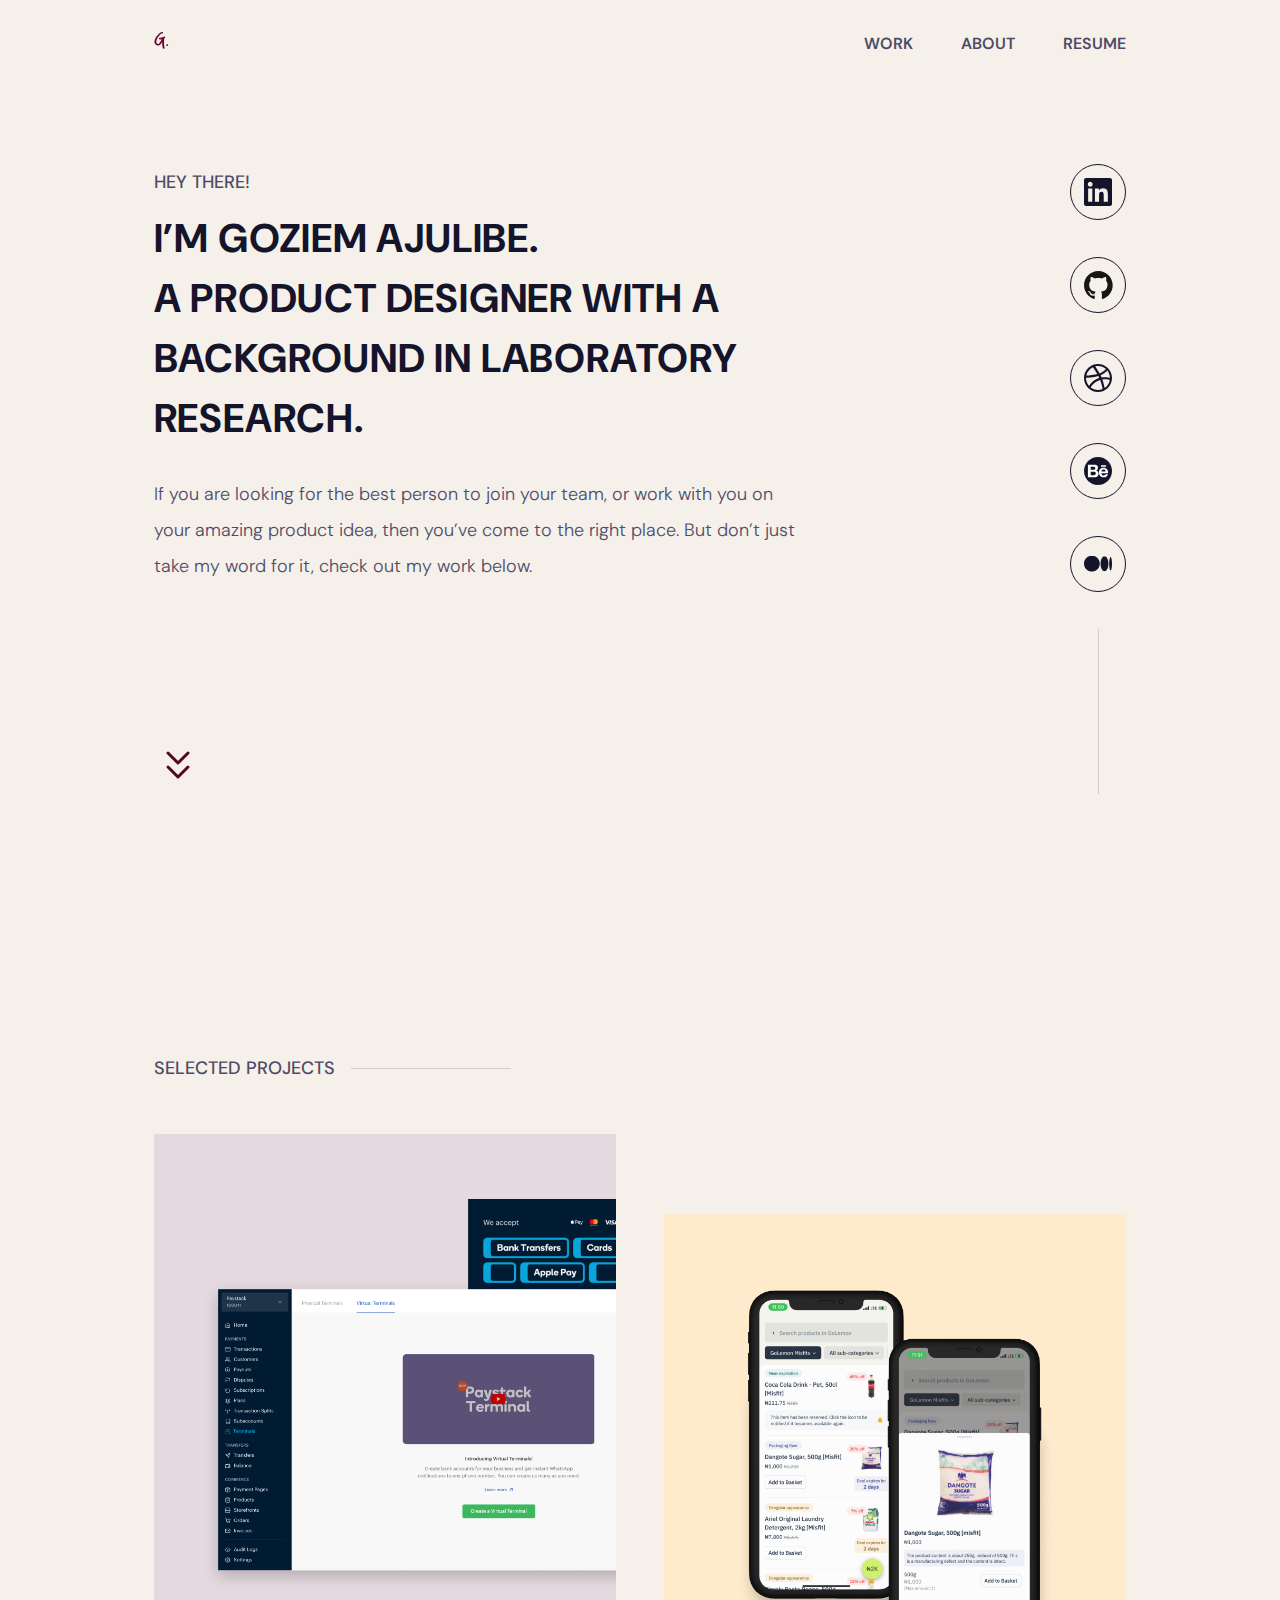
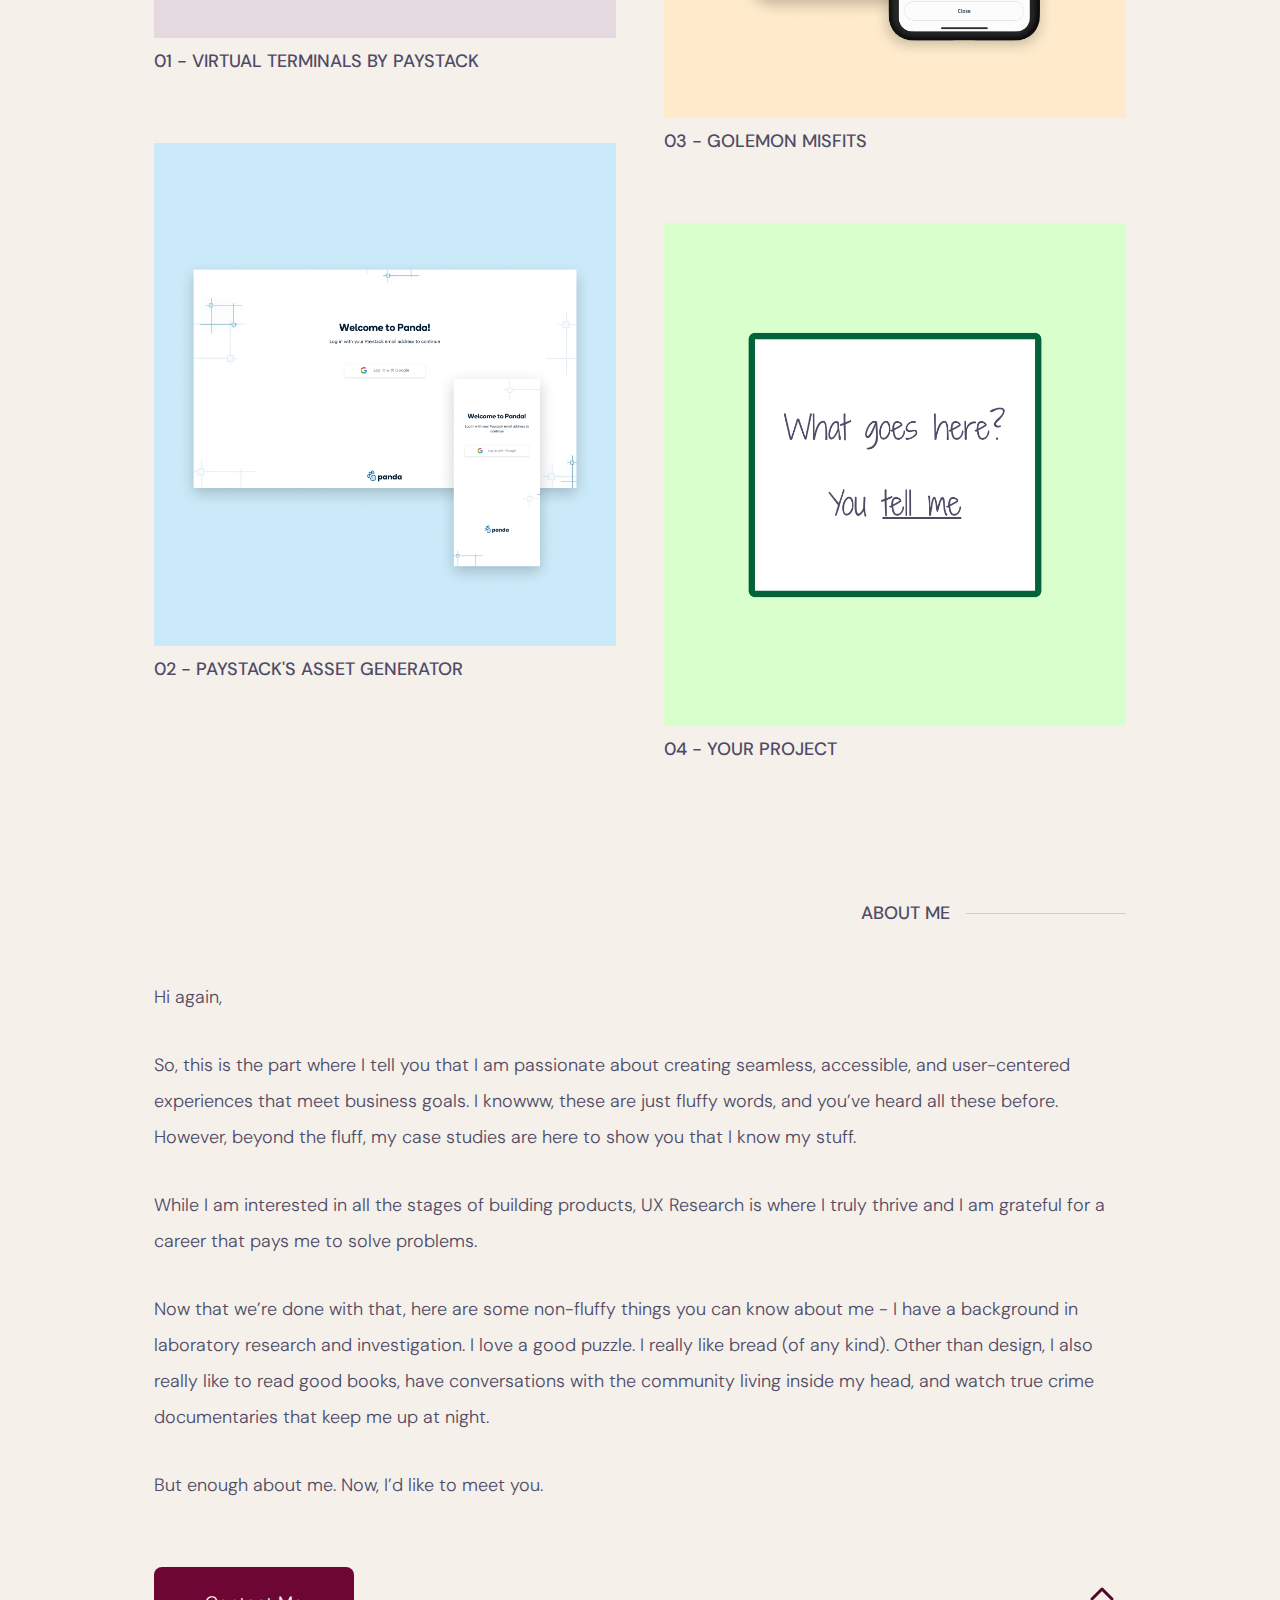
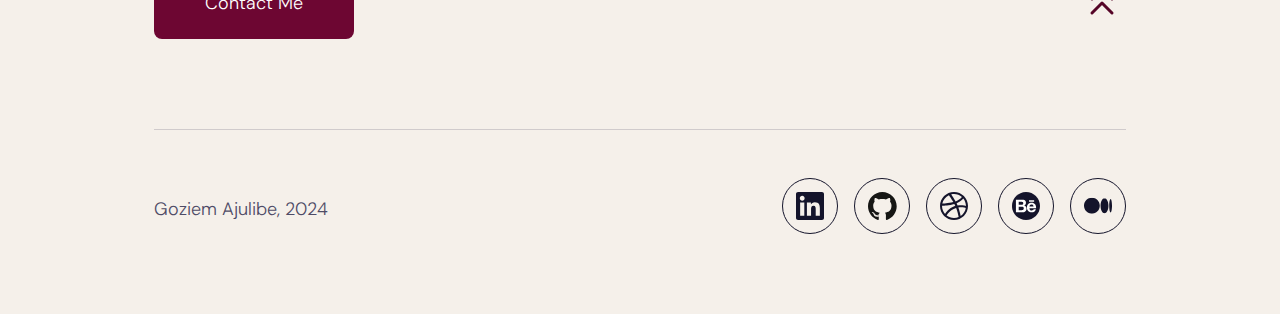
<file: index.html>
<!DOCTYPE html>
<html lang="en">
<head>
    <meta charset="UTF-8">
    <meta name="viewport" content="width=device-width, initial-scale=1.0">
    <title>Goziem Ajulibe</title>
    <link href="./styles.css" rel="stylesheet" />
    <link rel="preconnect" href="https://fonts.googleapis.com">
    <link rel="preconnect" href="https://fonts.gstatic.com" crossorigin>
    <link href="https://fonts.googleapis.com/css2?family=DM+Sans:ital,opsz,wght@0,9..40,100..1000;1,9..40,100..1000&display=swap" rel="stylesheet">
    <link rel="icon" type="image/x-icon" href="./image assets/favicon.png">
</head>
<body>


    <header id="header">
            <div>
                <a href="#hero"><img src="./Icons/Goziem's logo.svg" alt="designer's logo"></a>
            </div>
            <div class="nav-content">
                <a href="#selected-projects">WORK</a>
                <a href="#about-me">ABOUT</a>
                <a href="https://drive.google.com/file/d/1qkob77cbAsFxpKxxHpUbwRFPape8MqwO/view?usp=sharing">RESUME</a>
            </div>
            <div class="hamburger-menu">
                <img src="./Icons/hamburger menu.svg" alt="hamburger-menu" width="32px">
            </div>
        </header>

    <main>
        
        <section id="hero">

            <div class="hero-content">
                <div class="hero-left">
                    <div class="hero-text">
                        <p class="label">HEY THERE!</p>
                        <div class="main-text">
                            <h1>I’M GOZIEM AJULIBE.</h1>
                            <h2>A PRODUCT DESIGNER WITH A BACKGROUND IN LABORATORY RESEARCH.</h2>
                        </div>
                        <p>If you are looking for the best person to join your team, or work with you on your amazing product idea, then you’ve come to the right place. But don’t just take my word for it, check out my work below.</p>
                    </div>
                    <a href="#selected-projects"><img src="./Icons/chevrons-down.svg" alt="arrow pointing down" width="48px" class="chevron"/></a>
                </div>  

                <div class="hero-right">
                    <div class="hero-icons">
                        <a href="https://www.linkedin.com/in/goziem-ajulibe" class="icon"><img src="./Icons/linkedin.svg" alt="linkedin logo" ></a>
                        <a href="https://github.com/GoziemAjulibe" class="icon"><img src="./Icons/github.svg" alt="github logo" ></a>
                        <a href="https://dribbble.com/Goziem" class="icon"><img src="./Icons/dribbble.svg" alt="dribbble logo" ></a>
                        <a href="https://www.behance.net/goziem" class="icon"><img src="./Icons/behance.svg" alt="behance logo" ></a>
                        <a href="https://medium.com/@goziemajulibe" class="icon"><img src="./Icons/medium.svg" alt="medium logo" ></a>
                    </div>
                    <div class="straight-line"> </div>
                    <div class="chevron"><a href="#selected-projects"><img src="./Icons/chevrons-down.svg" alt="arrow pointing down" width="48px" ></a></div>
                </div> 
            </div>    
        </section>

        <section id="selected-projects">
            <div id="section-title">
                <p class="label">SELECTED PROJECTS</p>
                <div class="horizontal-line"></div>
            </div>

            <div class="project-group">
                <div class="section-left">
                    <div class="projects">
                        <a href="./Virtual-terminals.html">
                            <img src="./image assets/VT/VT - Final.png" alt="Virtual terminal project cover" class="project-image">
                            <p class="label">01 - VIRTUAL TERMINALS BY PAYSTACK</p>
                        </a>
                       

                        <a href="./Virtual-terminals.html">
                            <div class="project-hover">
                                <h1 class="hover-h1">Virtual Terminals</h1>
                                <h4 class="hover-h4">Enhancing the in-person payment experience</h4>
                                <div class="divider"></div>
                                <p class="hover-p">Design. Usability Testing.</p>
                            </div>
                        </a>
                    </div>


                    <div class="projects">
                        <a href="./Panda.html">
                            <img src=".//image assets/Panda/Panda final.png" alt="Panda project cover" class="project-image">
                            <p class="label">02 - PAYSTACK'S ASSET GENERATOR</p>
                        </a>

                        <a href="./Panda.html">
                            <div class="project-hover">
                                <h1 class="hover-h1">Panda</h1>
                                <h4 class="hover-h4">Designing "Canva for Paystack"</h4>
                                <div class="divider"></div>
                                <p class="hover-p">UX Research. Design.</p>
                            </div>
                        </a>
                    </div>
                </div>

                <div class="section-right">
                    <div class="projects">
                        <a href="./misfits.html">
                            <img src="./image assets/GoLemon/GoLemon main.png" alt="GoLemon Misfits project cover" class="project-image">
                            <p class="label">03 - GOLEMON MISFITS</p>
                        </a>
                        
                        <a href="./misfits.html">
                            <div class="project-hover">
                                <h1 class="hover-h1">GoLemon Misfits</h1>
                                <h4 class="hover-h4">Reducing food waste and business loss</h4>
                                <div class="divider"></div>
                                <p class="hover-p">Design. Strategy.</p>
                            </div>
                        </a>

                    </div>


                    <div class="projects">
                        <a href="mailto:goziemajulibe@gmail.com">
                            <img src="./image assets/Yours final.png" alt="A green image showing" class="project-image">
                            <p class="label">04 - YOUR PROJECT</p>
                        </a>

                        <a href="mailto:goziemajulibe@gmail.com">
                            <div class="project-hover centered">
                                <a href="mailto:goziemajulibe@gmail.com"><button>Contact Me</button></a>
                            </div>
                        </a>

                    </div>
                </div>
            </div>    
        </section>

        <section id="about-me">
            <div id="section-title2">
                <p class="label">ABOUT ME</p>
                <div class="horizontal-line"></div>
            </div>

            <div id="section-content">
                <div class="section-text">
                    <p>Hi again,</p>
                    <p>So, this is the part where I tell you that I am passionate about creating seamless, accessible, and user-centered experiences that meet business goals. I knowww, these are just fluffy words, and you’ve heard all these before. However, beyond the fluff, my case studies are here to show you that I know my stuff.</p>
                    <p>While I am interested in all the stages of building products, UX Research is where I truly thrive and I am grateful for a career that pays me to solve problems.</p>
                    <p>Now that we’re done with that, here are some non-fluffy things you can know about me - I have a background in laboratory research and investigation. I love a good puzzle. I really like bread (of any kind). Other than design, I also really like to read good books, have conversations with the community living inside my head, and watch true crime documentaries that keep me up at night.</p>
                    <p>But enough about me. Now, I’d like to meet you.</p>
                </div>

                <div class="CTAs">
                    <a href="mailto:goziemajulibe@gmail.com"><button>Contact Me</button></a>
                    <a class="hide" href="#hero"><img src="./Icons/chevrons-up.svg" alt="chevron up" width="48px"></a>
                </div>    
            </div>    
        </section>

        <div class="guide-container closed">
            <div class="guide-heading">
              <p class="CTA-text2">Menu</p>
              <img class="close-icon" src="./Icons/x.svg">
            </div>
            <div class="content-guide">
                <a href="#selected-projects"><div class="guide-item"><p>Work</p></div></a>
                <a href="#about-me"><div class="guide-item"><p>About</p></div></a>
                <a href="https://drive.google.com/file/d/1qkob77cbAsFxpKxxHpUbwRFPape8MqwO/view?usp=sharing"><div class="guide-item"><p>Resume</p></div></a>
            </div>
          </div>

    </main>

    <footer>
        <div id="footer-content">
            <p>Goziem Ajulibe, 2024</p>
            <div id="footer-icons">
                <a href="https://www.linkedin.com/in/goziem-ajulibe" class="icon"><img src="./Icons/linkedin.svg" alt="linkedin logo" ></a>
                <a href="https://github.com/GoziemAjulibe" class="icon"><img src="./Icons/github.svg" alt="github logo" ></a>
                <a href="https://dribbble.com/Goziem" class="icon"><img src="./Icons/dribbble.svg" alt="dribbble logo" ></a>
                <a href="https://www.behance.net/goziem" class="icon"><img src="./Icons/behance.svg" alt="behance logo" ></a>
                <a href="https://medium.com/@goziemajulibe" class="icon"><img src="./Icons/medium.svg" alt="medium logo" ></a>
            </div>
        </div>
    </footer>

    <script src="./index.js"></script>
</body>
</html>
</file>
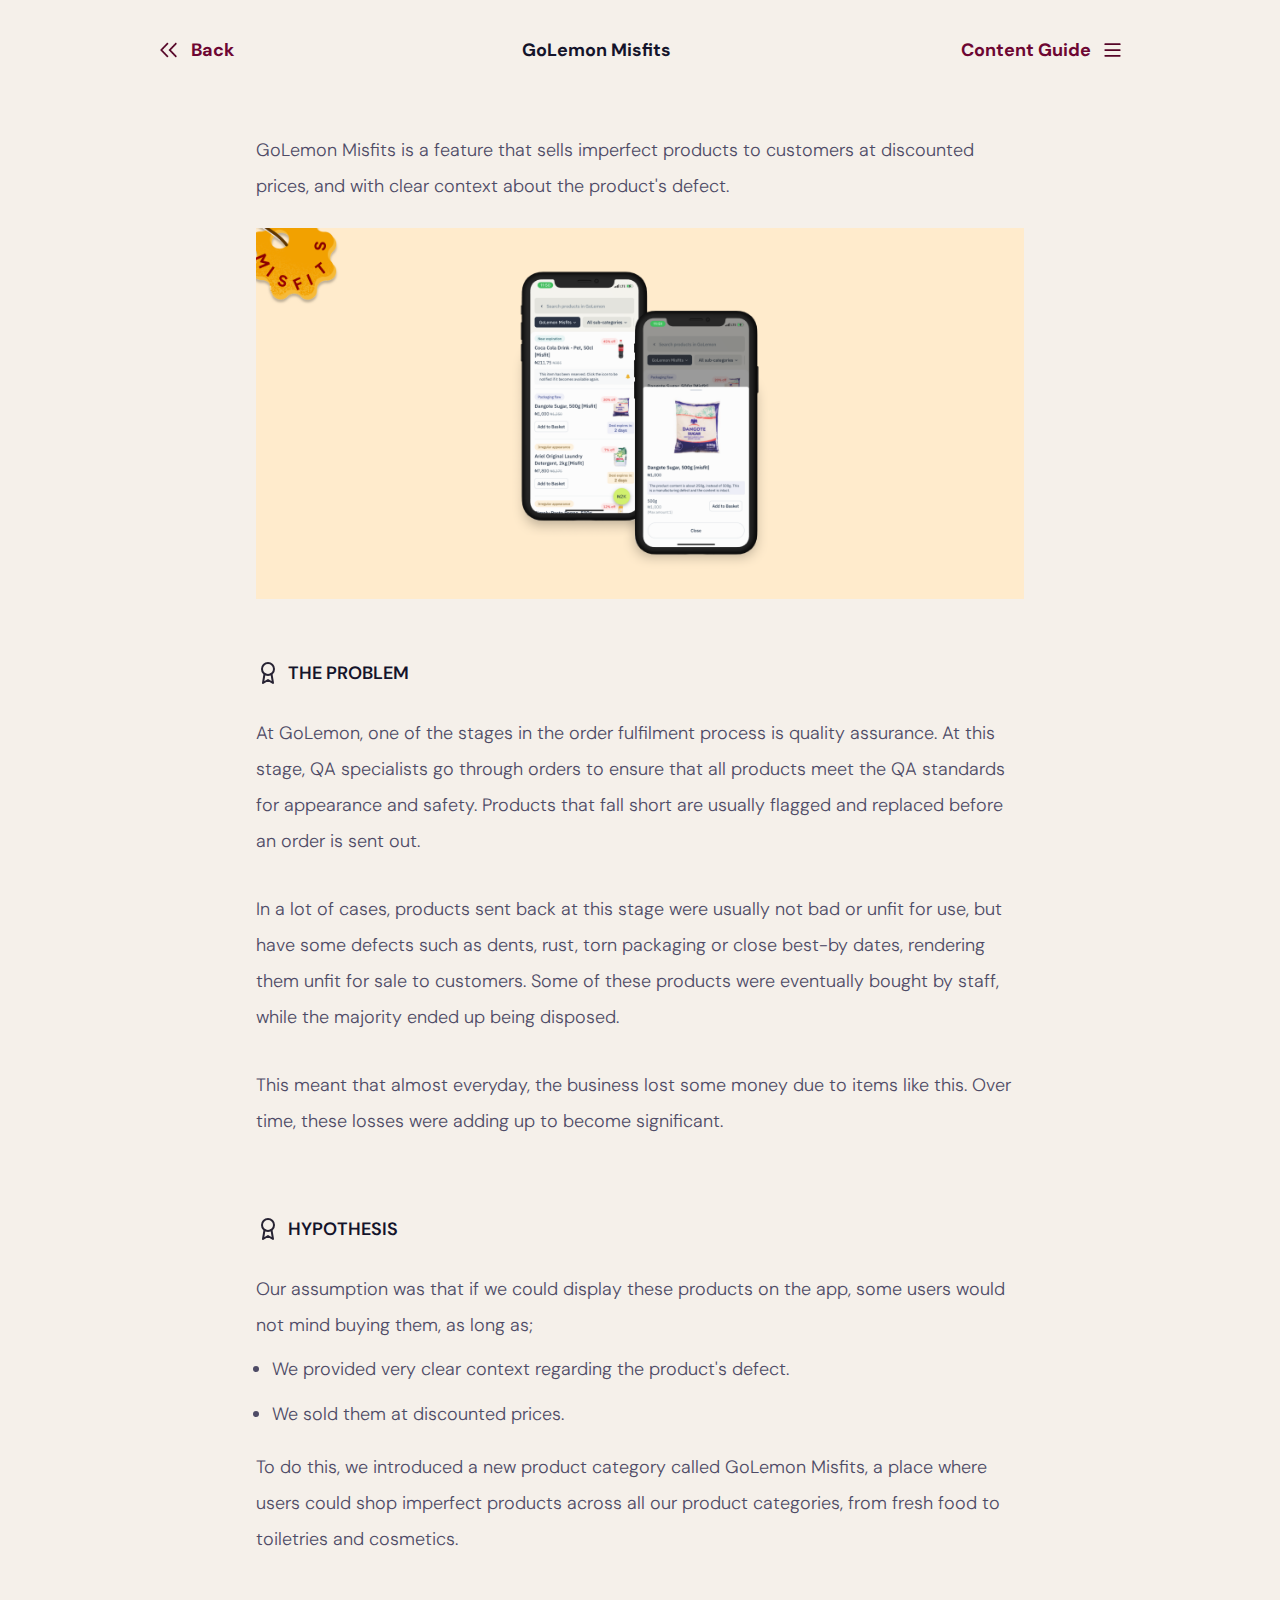
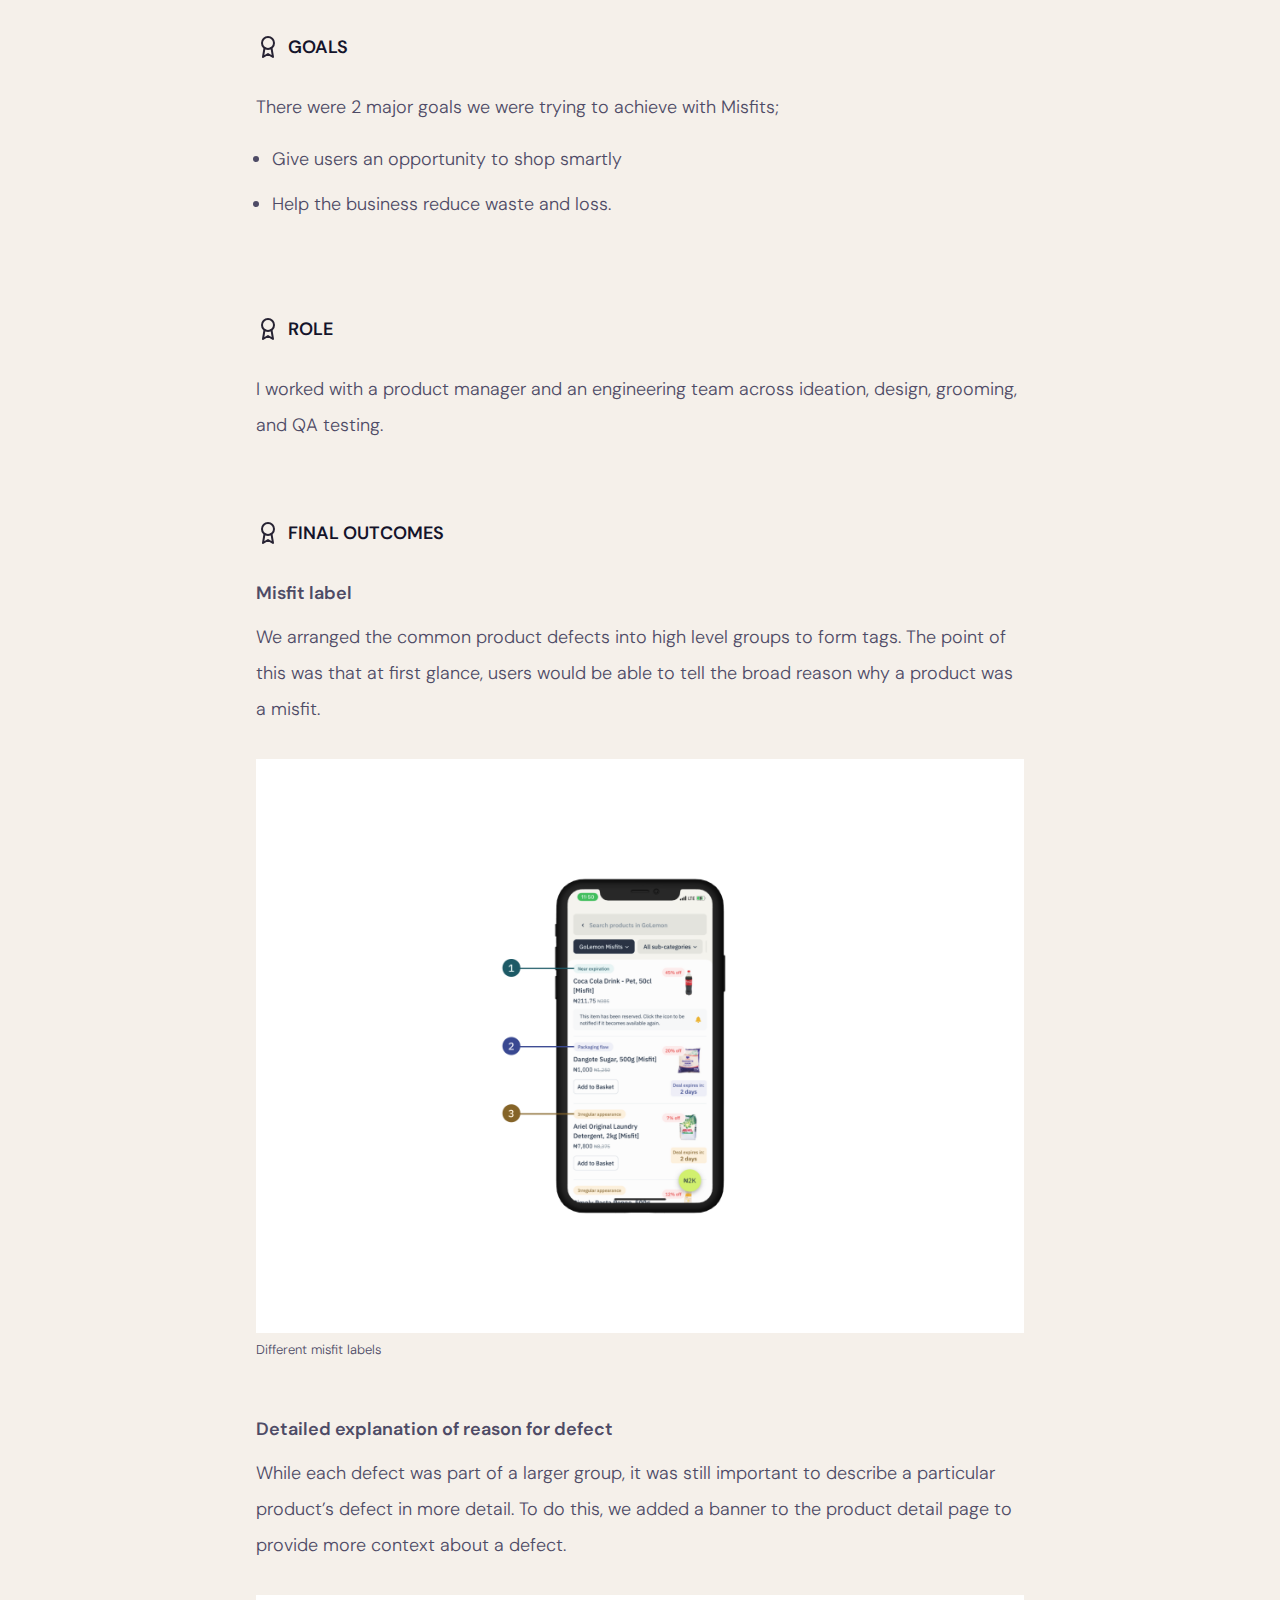
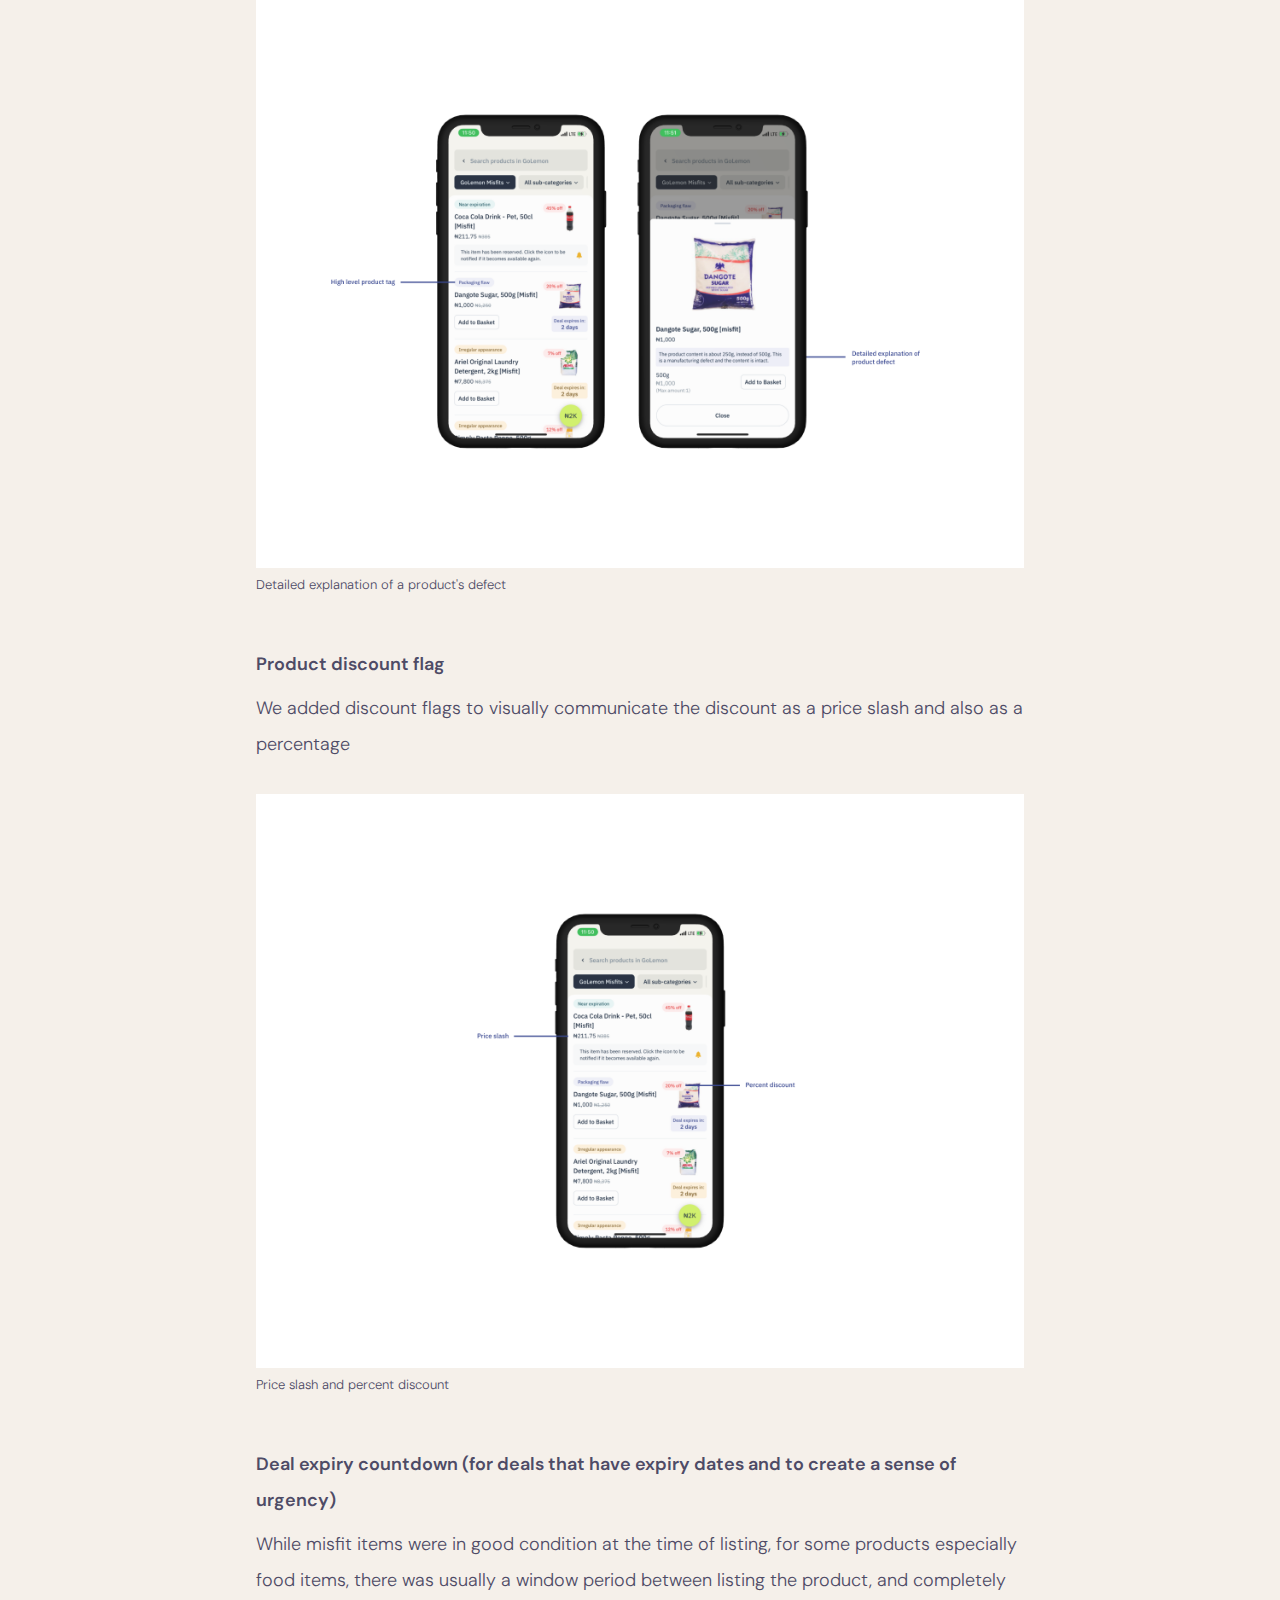
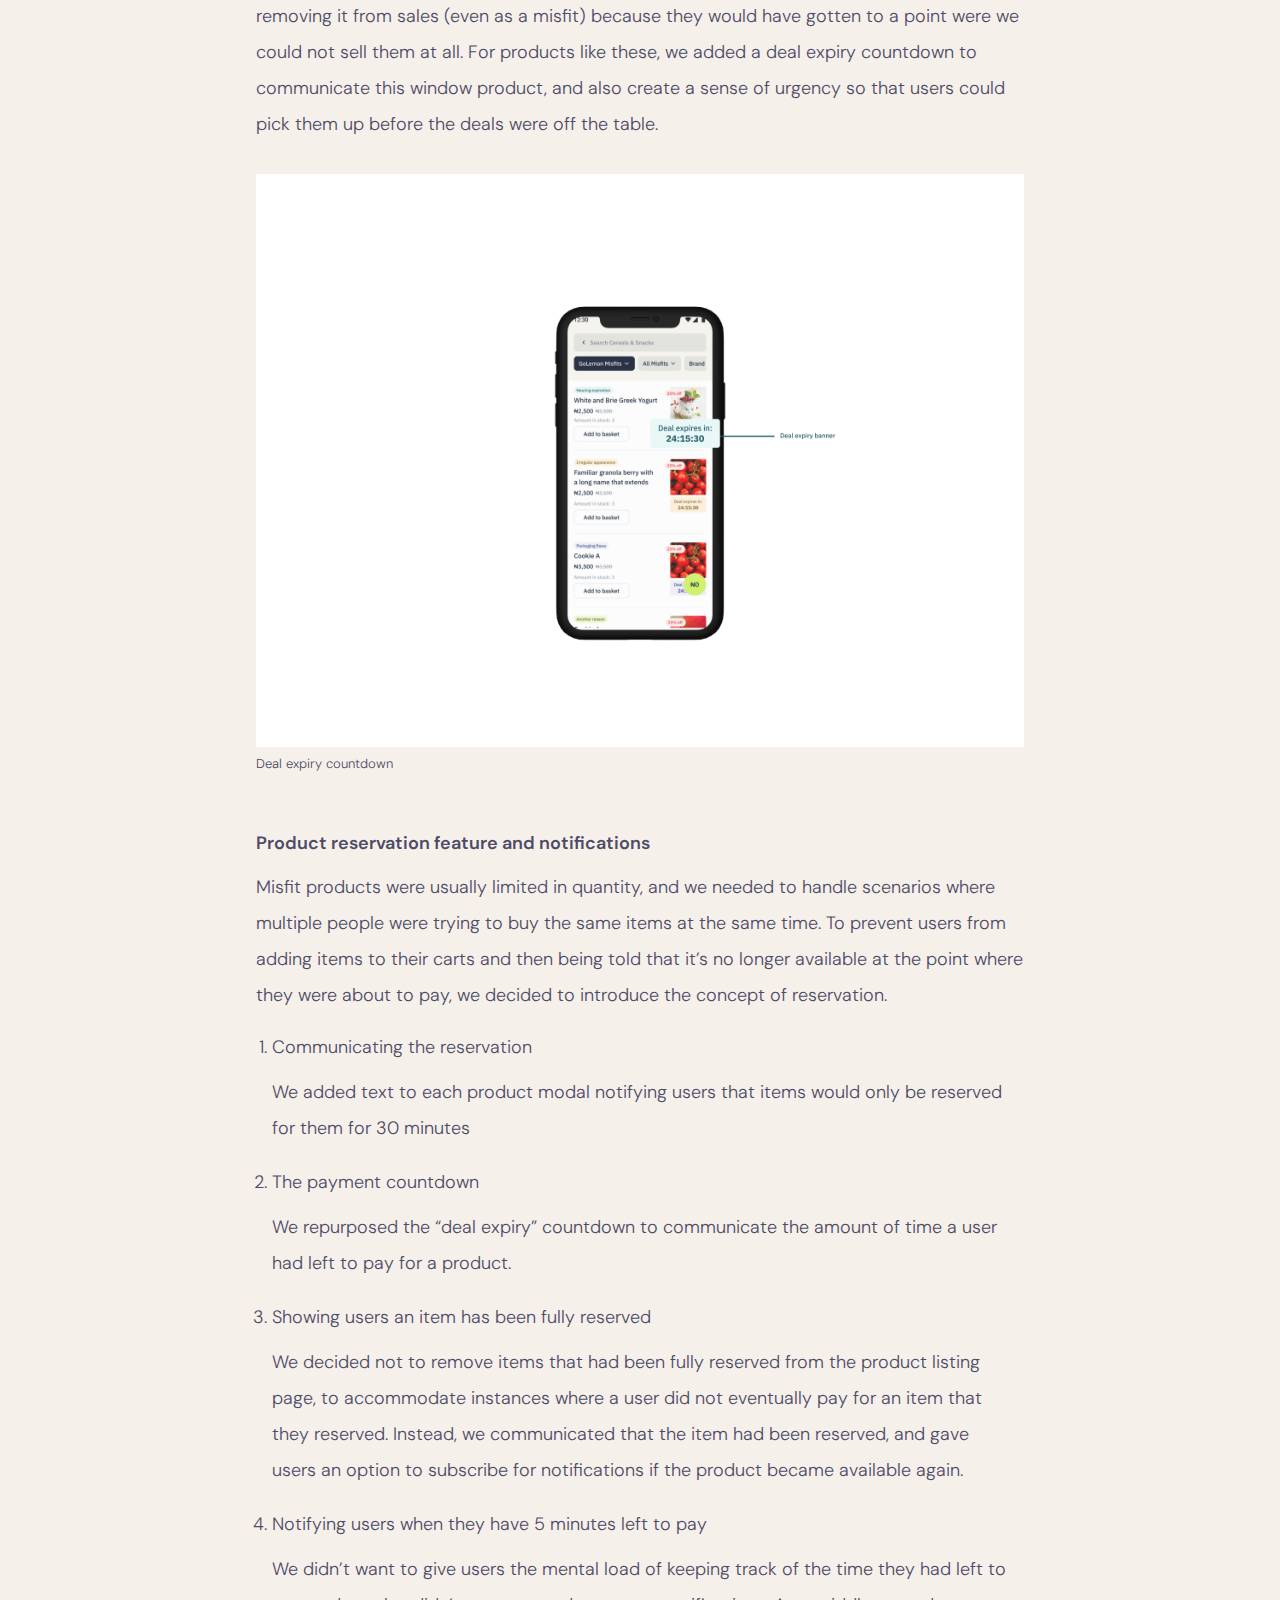
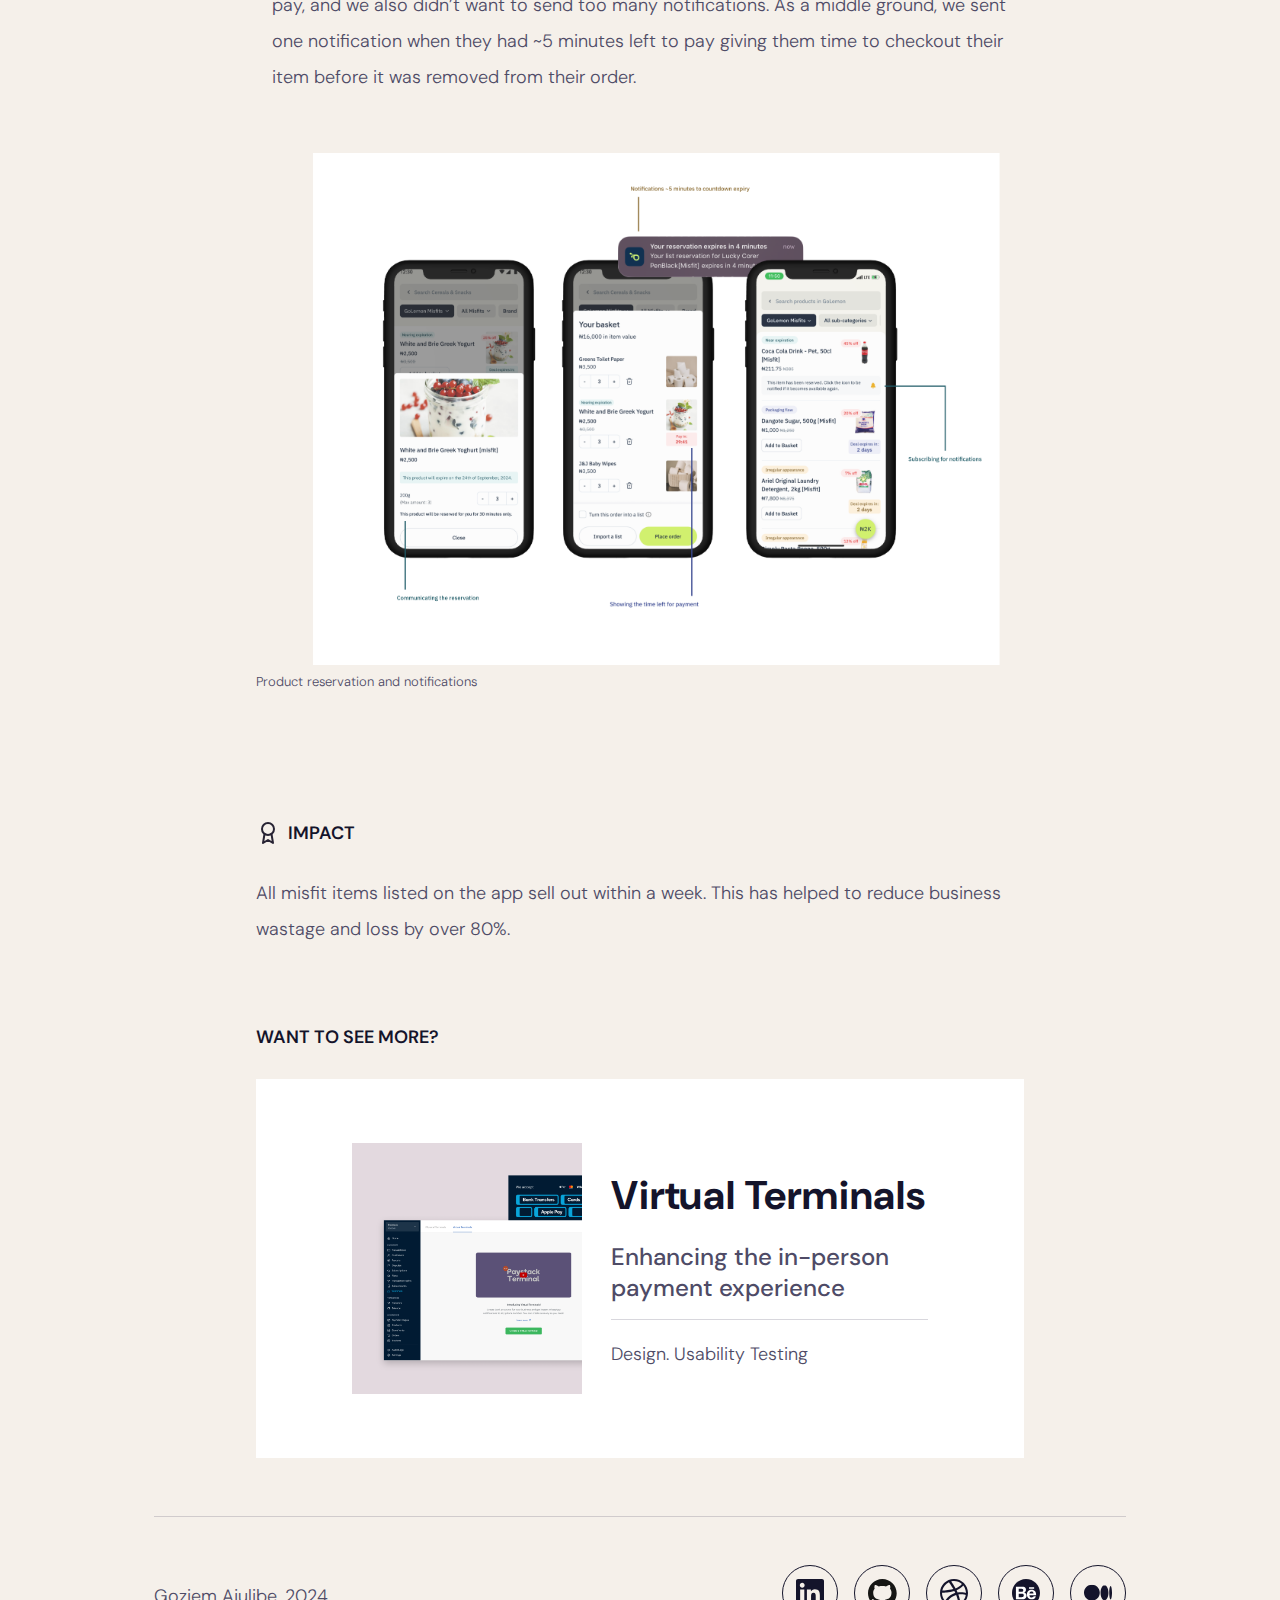
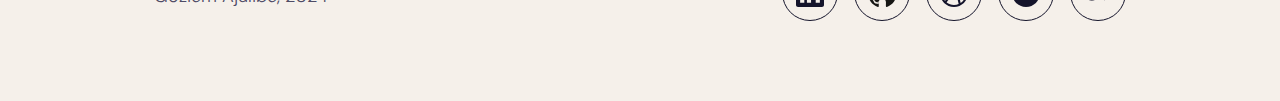
<file: misfits.html>
<!DOCTYPE html>

<html lang="en">

    <head>
    <meta charset="UTF-8">
    <meta name="viewport" content="width=device-width, initial-scale=1.0">
    <title>GoLemon Misfits</title>
    <link href="./styles.css" rel="stylesheet"/>
    <link rel="preconnect" href="https://fonts.googleapis.com">
        <link rel="preconnect" href="https://fonts.gstatic.com" crossorigin>
        <link href="https://fonts.googleapis.com/css2?family=DM+Sans:ital,opsz,wght@0,9..40,100..1000;1,9..40,100..1000&display=swap" rel="stylesheet">
    <link rel="icon" type="image/x-icon" href="./image assets/favicon.png">
    </head>


    <body class="body-normal">

        <div class="page-nav">
            <a href="./index.html">
                <div class="back">
                  <img src="./Icons/chevron-left.png" alt="back arrow" width="30%">
                  <p class="CTA-text">Back</p>
                </div>
            </a>

            <p class="page-heading">GoLemon Misfits</p>

            <div class="guide">
                <p class="CTA-text">Content Guide</p>
                <img src="./Icons/hamburger menu.svg" alt="hamburger-menu" width="15%">
            </div>
        </div>


        <main class="case-studies">

            <div class="introduction">
                <p>GoLemon Misfits is a feature that sells imperfect products to customers at discounted prices, and with clear context about the product's defect.</p>
          
                <img src="./image assets/GoLemon/Misfits header.png" alt="an image showing the misfits section on the GoLemon app" width="100%"/>
            </div>

            <div class="section-heading">
                <img src="./Icons/section icon.svg" alt="section icon">
                <p class="section-text">THE PROBLEM</p>
            </div>
            
          
            <div class="the-problem" id="GM-problem">
                <p>At GoLemon, one of the stages in the order fulfilment process is quality assurance. At this stage, QA specialists go through orders to ensure that all products meet the QA standards for appearance and safety. Products that fall short are usually flagged and replaced before an order is sent out.</p>

                <p>In a lot of cases, products sent back at this stage were usually not bad or unfit for use, but have some defects such as dents, rust, torn packaging or close best-by dates, rendering them unfit for sale to customers. Some of these products were eventually bought by staff, while the majority ended up being disposed.</p>

                <p>This meant that almost everyday, the business lost some money due to items like this. Over time, these losses were adding up to become significant.</p>
                
            </div>

            <div class="section-heading">
                <img src="./Icons/section icon.svg" alt="section icon">
                <p class="section-text">HYPOTHESIS</p>
              </div>

            <div class="hypothesis" id="GM-hypothesis">
                <p>Our assumption was that if we could display these products on the app, some users would not mind buying them, as long as; </p>
                <ul>
                    <li>We provided very clear context regarding the product's defect.</li>
                    <li>We sold them at discounted prices.</li>
                </ul>
                <p>To do this, we introduced a new product category called GoLemon Misfits, a place where users could shop imperfect products across all our product categories, from fresh food to toiletries and cosmetics.</p>
            </div>

            <div class="section-heading">
                <img src="./Icons/section icon.svg" alt="section icon">
                <p class="section-text">GOALS</p>
              </div>

            <div class="goals" id="GM-goals">
                <p>There were 2 major goals we were trying to achieve with Misfits;</p>
                <ul>
                    <li>Give users an opportunity to shop smartly</li>
                    <li>Help the business reduce waste and loss.</li>
                </ul>
            </div>
          
            <div class="role" id="GM-role">
                <div class="section-heading">
                    <img src="./Icons/section icon.svg" alt="section icon">
                    <p class="section-text">ROLE</p>
                </div>
                <p>I worked with a product manager and an engineering team across ideation, design, grooming, and QA testing.</p>
            </div>

            
            <div class="final-outcomes" id="GM-outcome">
                <div class="section-heading">
                    <img src="./Icons/section icon.svg" alt="section icon">
                    <p class="section-text">FINAL OUTCOMES</p>
                </div>

                <div class="subsection">
                    <p class="bold">Misfit label</p>
                    <p>We arranged the common product defects into high level groups to form tags. The point of this was that at first glance, users would be able to tell the broad reason why a product was a misfit. </p>
                    <div class="image">
                        <img src="./image assets/GoLemon/Different misfit labels.png" alt="image showing the different misfit labels" width="100%" />
                        <p class="image-label">Different misfit labels</p>
                    </div>
                </div>

                <div class="subsection">
                    <p class="bold">Detailed explanation of reason for defect</p>
                    <p>While each defect was part of a larger group, it was still important to describe a particular product’s defect in more detail. To do this, we added a banner to the product detail page to provide more context about a defect.</p>
                    <div class="image">
                        <img src="./image assets/GoLemon/Detailed explanation of a product’s defect.png" alt="image showing the detailed explanation of a product's defect" width="100%" />
                        <p class="image-label">Detailed explanation of a product's defect</p>
                    </div>
                </div>

                <div class="subsection">
                    <p class="bold">Product discount flag</p>
                    <p>We added discount flags to visually communicate the discount as a price slash and also as a percentage</p>
                    <div class="image">
                        <img src="./image assets/GoLemon/Price slash and percent discount.png" alt="image showing the price slash and percent discount" width="100%" />
                        <p class="image-label">Price slash and percent discount</p>
                    </div>
                </div>

                <div class="subsection">
                    <p class="bold">Deal expiry countdown (for deals that have expiry dates and to create a sense of urgency)</p>
                    <p>While misfit items were in good condition at the time of listing, for some products especially food items, there was usually a window period between listing the product, and completely removing it from sales (even as a misfit) because they would have gotten to a point were we could not sell them at all. For products like these, we added a deal expiry countdown to communicate this window product, and also create a sense of urgency so that users could pick them up before the deals were off the table.</p>
                    <div class="image">
                        <img src="./image assets/GoLemon/Deal expiry banner.png" alt="image showing the deal expiry countdown" width="100%" />
                        <p class="image-label">Deal expiry countdown</p>
                    </div>
                </div>

                <div class="subsection">
                    <p class="bold">Product reservation feature and notifications</p>
                    <p>Misfit products were usually limited in quantity, and we needed to handle scenarios where multiple people were trying to buy the same items at the same time. To prevent users from adding items to their carts and then being told that it’s no longer available at the point where they were about to pay, we decided to introduce the concept of reservation.</p>

                    <ol>
                        <li>Communicating the reservation</li>
                          <p>We added text to each product modal notifying users that items would only be reserved for them for 30 minutes</p>
                        <li>The payment countdown</li>
                            <p>We repurposed the “deal expiry” countdown to communicate the amount of time a user had left to pay for a product.</p>
                        <li>Showing users an item has been fully reserved</li>
                          <p>We decided not to remove items that had been fully reserved from the product listing page, to accommodate instances where a user did not eventually pay for an item that they reserved. Instead, we communicated that the item had been reserved, and gave users an option to subscribe for notifications if the product became available again.</p>
                        <li>Notifying users when they have 5 minutes left to pay</li>
                          <p>We didn’t want to give users the mental load of keeping track of the time they had left to pay, and we also didn’t want to send too many notifications. As a middle ground, we sent one notification when they had ~5 minutes left to pay giving them time to checkout their item before it was removed from their order.</p>
                    </ol>

                    <div class="image">
                        <img src="./image assets/GoLemon/Product reservation and notifications.png" alt="image showing product reservations and notifications" width="100%" />
                        <p class="image-label">Product reservation and notifications</p>
                    </div>

                </div>
            </div>
            
            <div class="impact" id="GM-impact">
                <div class="section-heading">
                  <img src="./Icons/section icon.svg" alt="section icon">
                  <p class="section-text">IMPACT</p>
                </div>
                <p>
                    All misfit items listed on the app sell out within a week. This has helped to reduce business wastage and loss by over 80%. 
                </p>
            </div>



            <div class="section-heading">
                <p class="section-text">WANT TO SEE MORE?</p>
            </div>

            <a href="./Virtual-terminals.html">
                <div class="see-more">
                    <img src="./image assets/VT/VT - Final.png" width="40%" alt="image of the next project - Virtual Terminals"/>
                    <div>
                    <h1>Virtual Terminals</h1>
                    <h4>Enhancing the in-person payment experience</h4>
                    <div></div>
                    <p>Design. Usability Testing</p>
                    </div>
                </div>
            </a>

            <div class="guide-container closed">
                <div class="guide-heading">
                  <p class="CTA-text2">Content guide</p>
                  <img class="close-icon" src="./Icons/x.svg">
                </div>
                <div class="content-guide">
                    <a href="#GM-problem"><div class="guide-item"><p>The Problem</p></div></a>
                    <a href="#GM-hypothesis"><div class="guide-item"><p>Hypothesis</p></div></a>
                    <a href="#GM-goals"><div class="guide-item"><p>Goals</p></div></a>
                    <a href="#GM-role"><div class="guide-item"><p>Role</p></div></a>
                    <a href="#GM-outcome"><div class="guide-item"><p>Final Outcomes</p></div></a>
                    <a href="#GM-impact"><div class="guide-item"><p>Impact</p></div></a>
                </div>
            </div>

            </main>

            <footer>
                <div id="footer-content">
                    <p>Goziem Ajulibe, 2024</p>
                    <div id="footer-icons">
                        <a href="https://www.linkedin.com/in/goziem-ajulibe" class="icon"><img src="./Icons/linkedin.svg" alt="linkedin logo" ></a>
                        <a href="https://github.com/GoziemAjulibe" class="icon"><img src="./Icons/github.svg" alt="github logo" ></a>
                        <a href="https://dribbble.com/Goziem" class="icon"><img src="./Icons/dribbble.svg" alt="dribbble logo" ></a>
                        <a href="https://www.behance.net/goziem" class="icon"><img src="./Icons/behance.svg" alt="behance logo" ></a>
                        <a href="https://medium.com/@goziemajulibe" class="icon"><img src="./Icons/medium.svg" alt="medium logo" ></a>
                    </div>
                </div>
              </footer>

        <script src="./script.js"></script>

    </body>

</html>
</file>
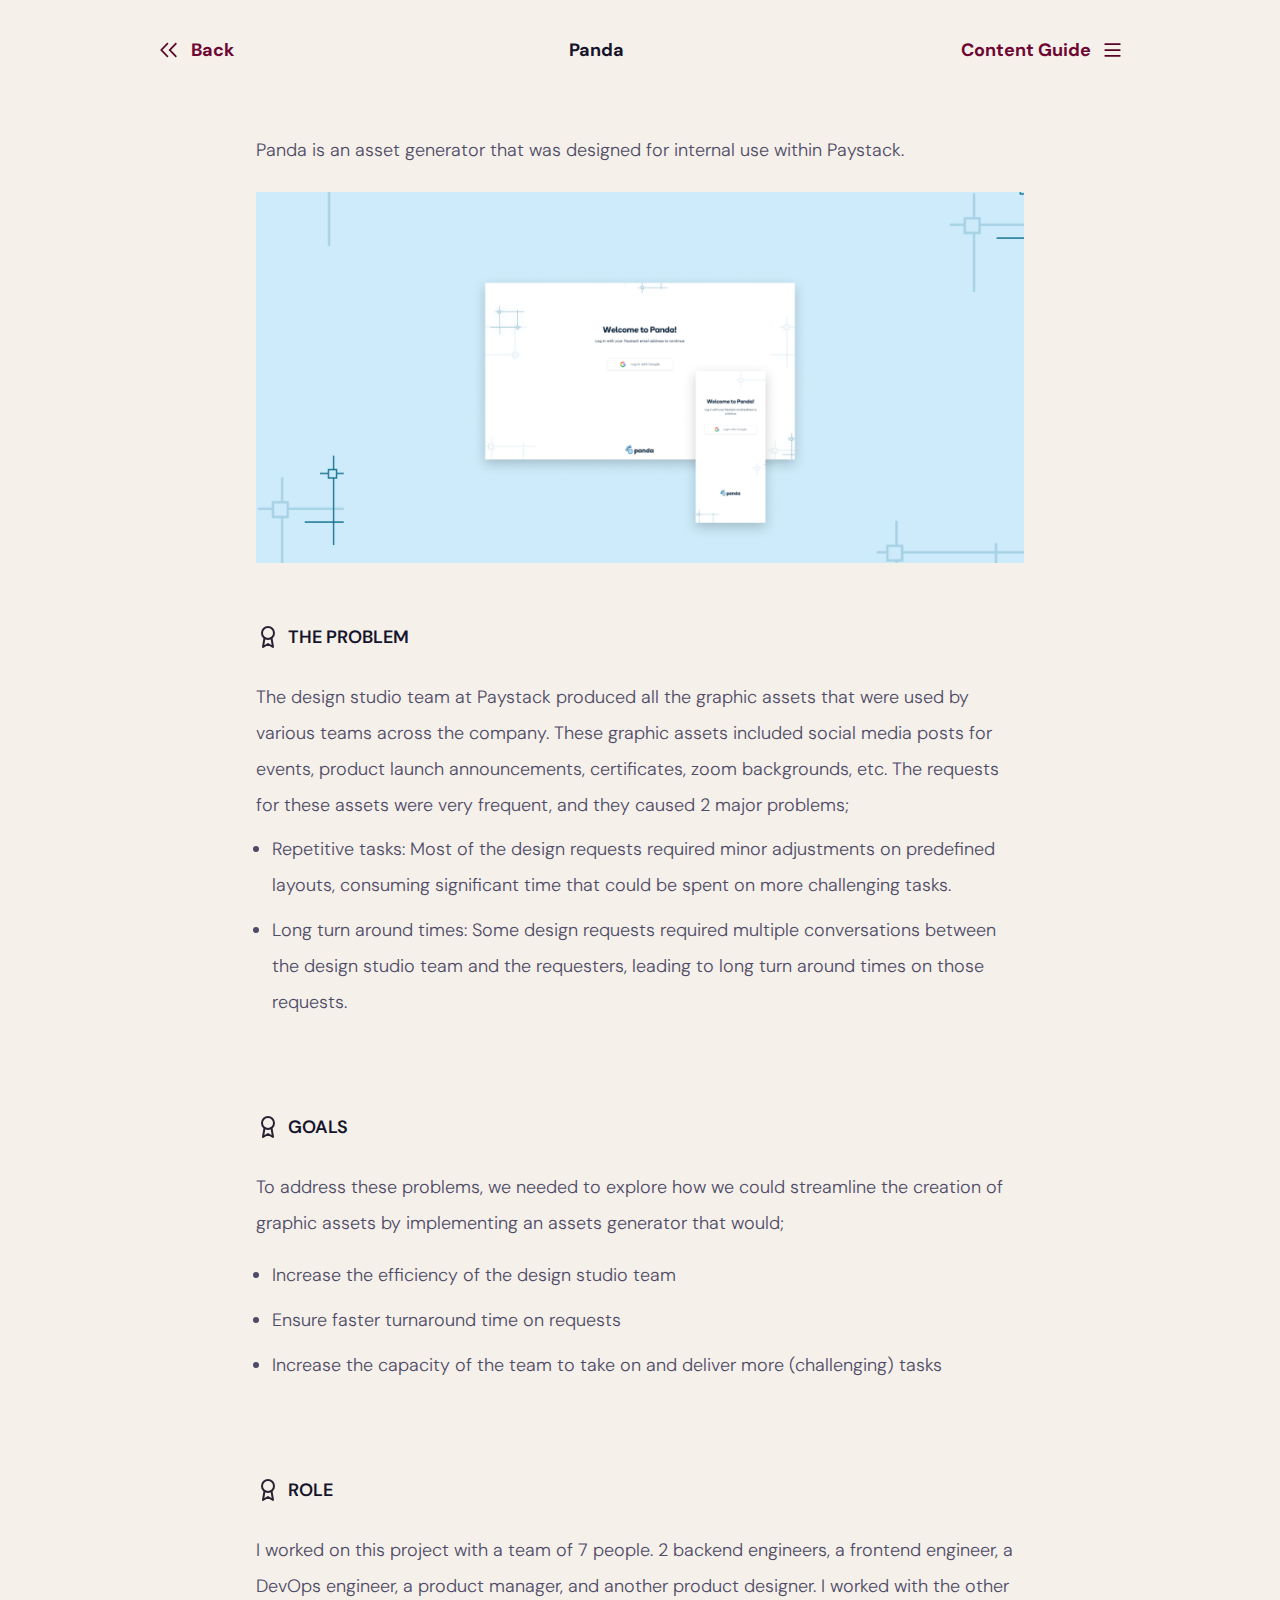
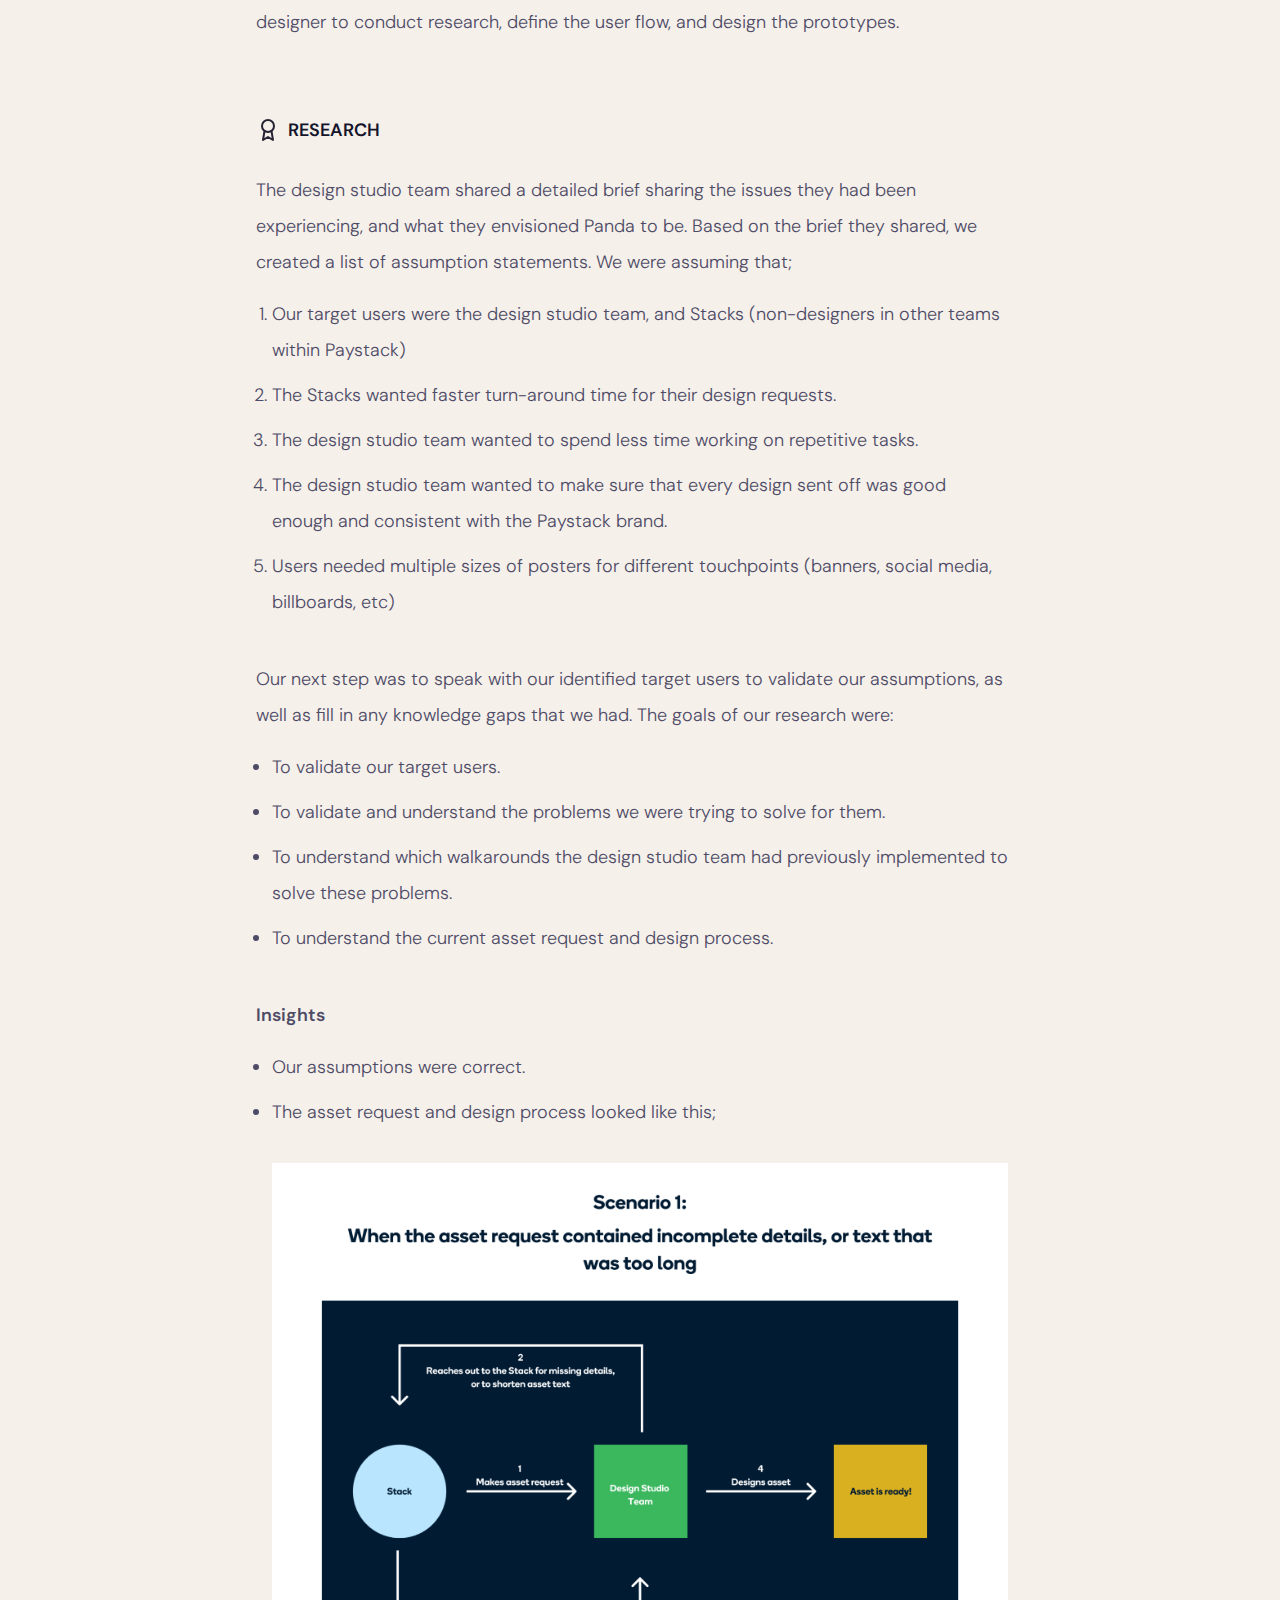
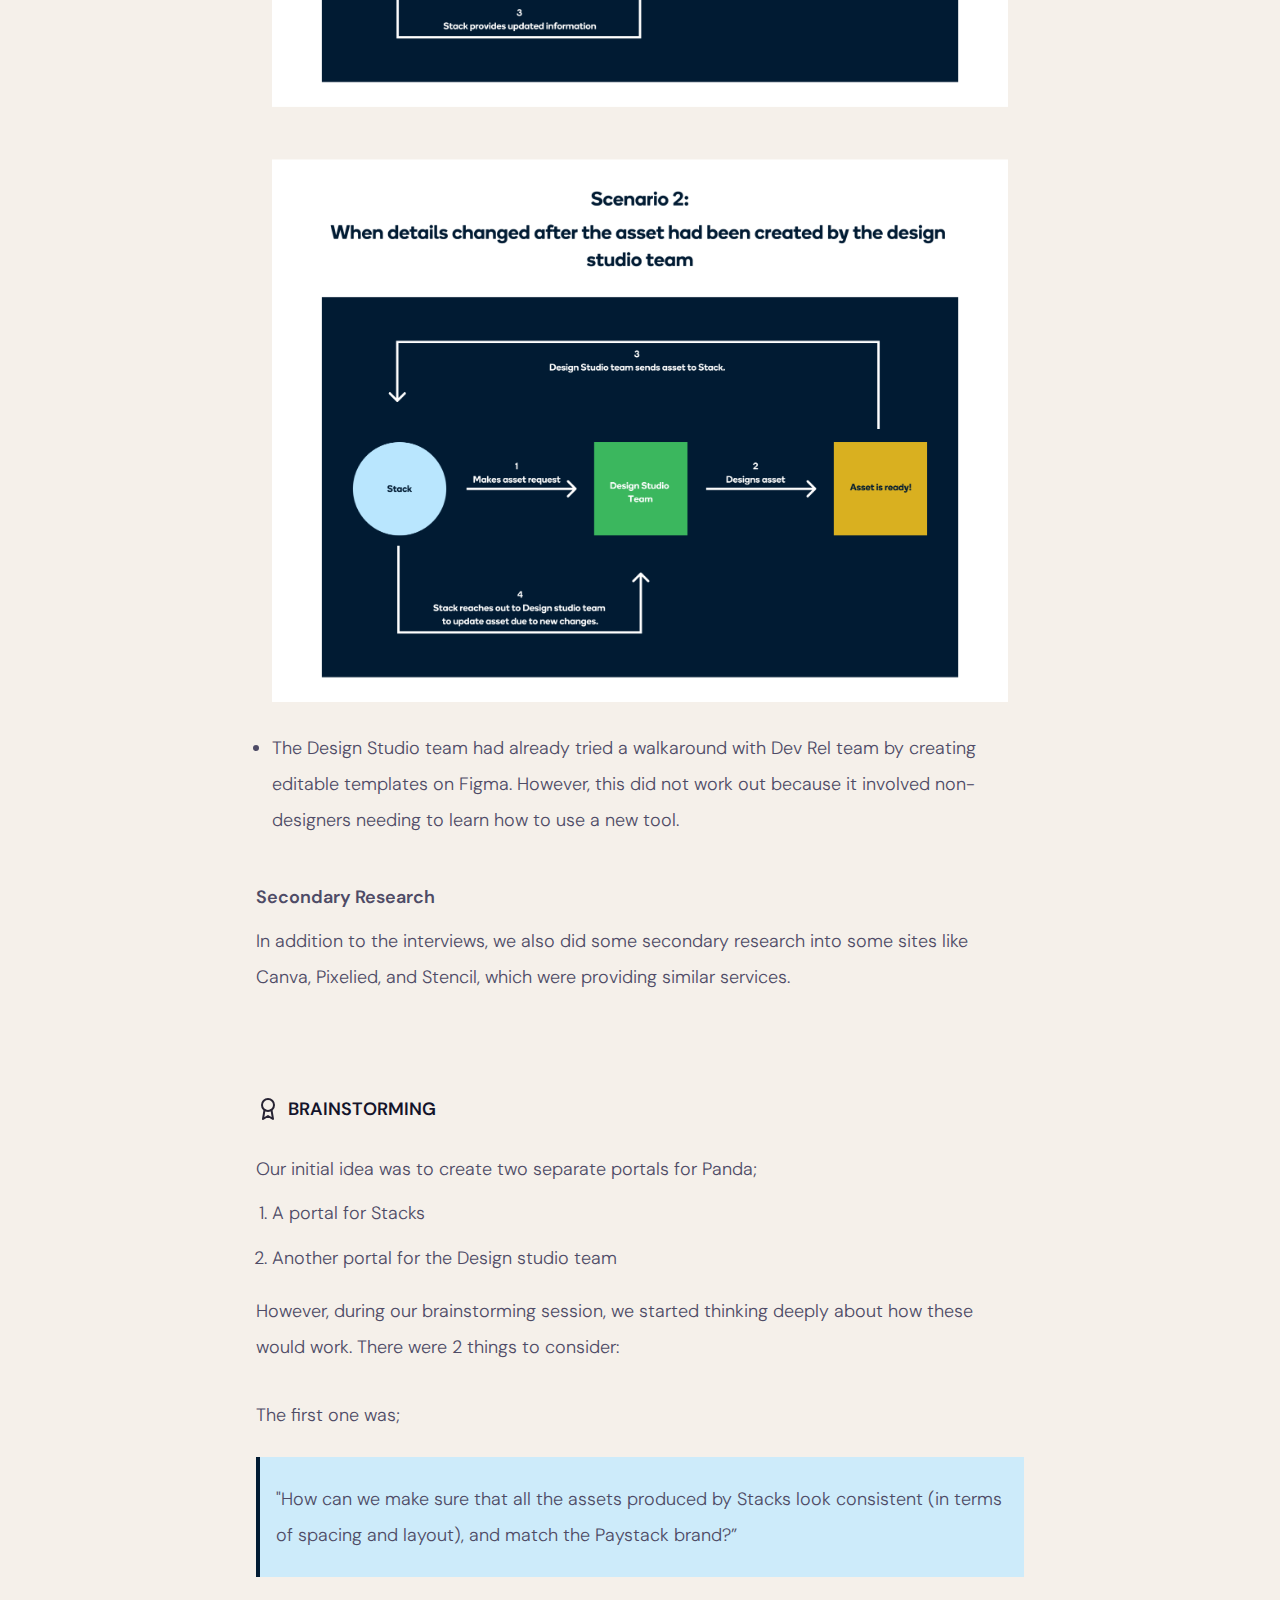
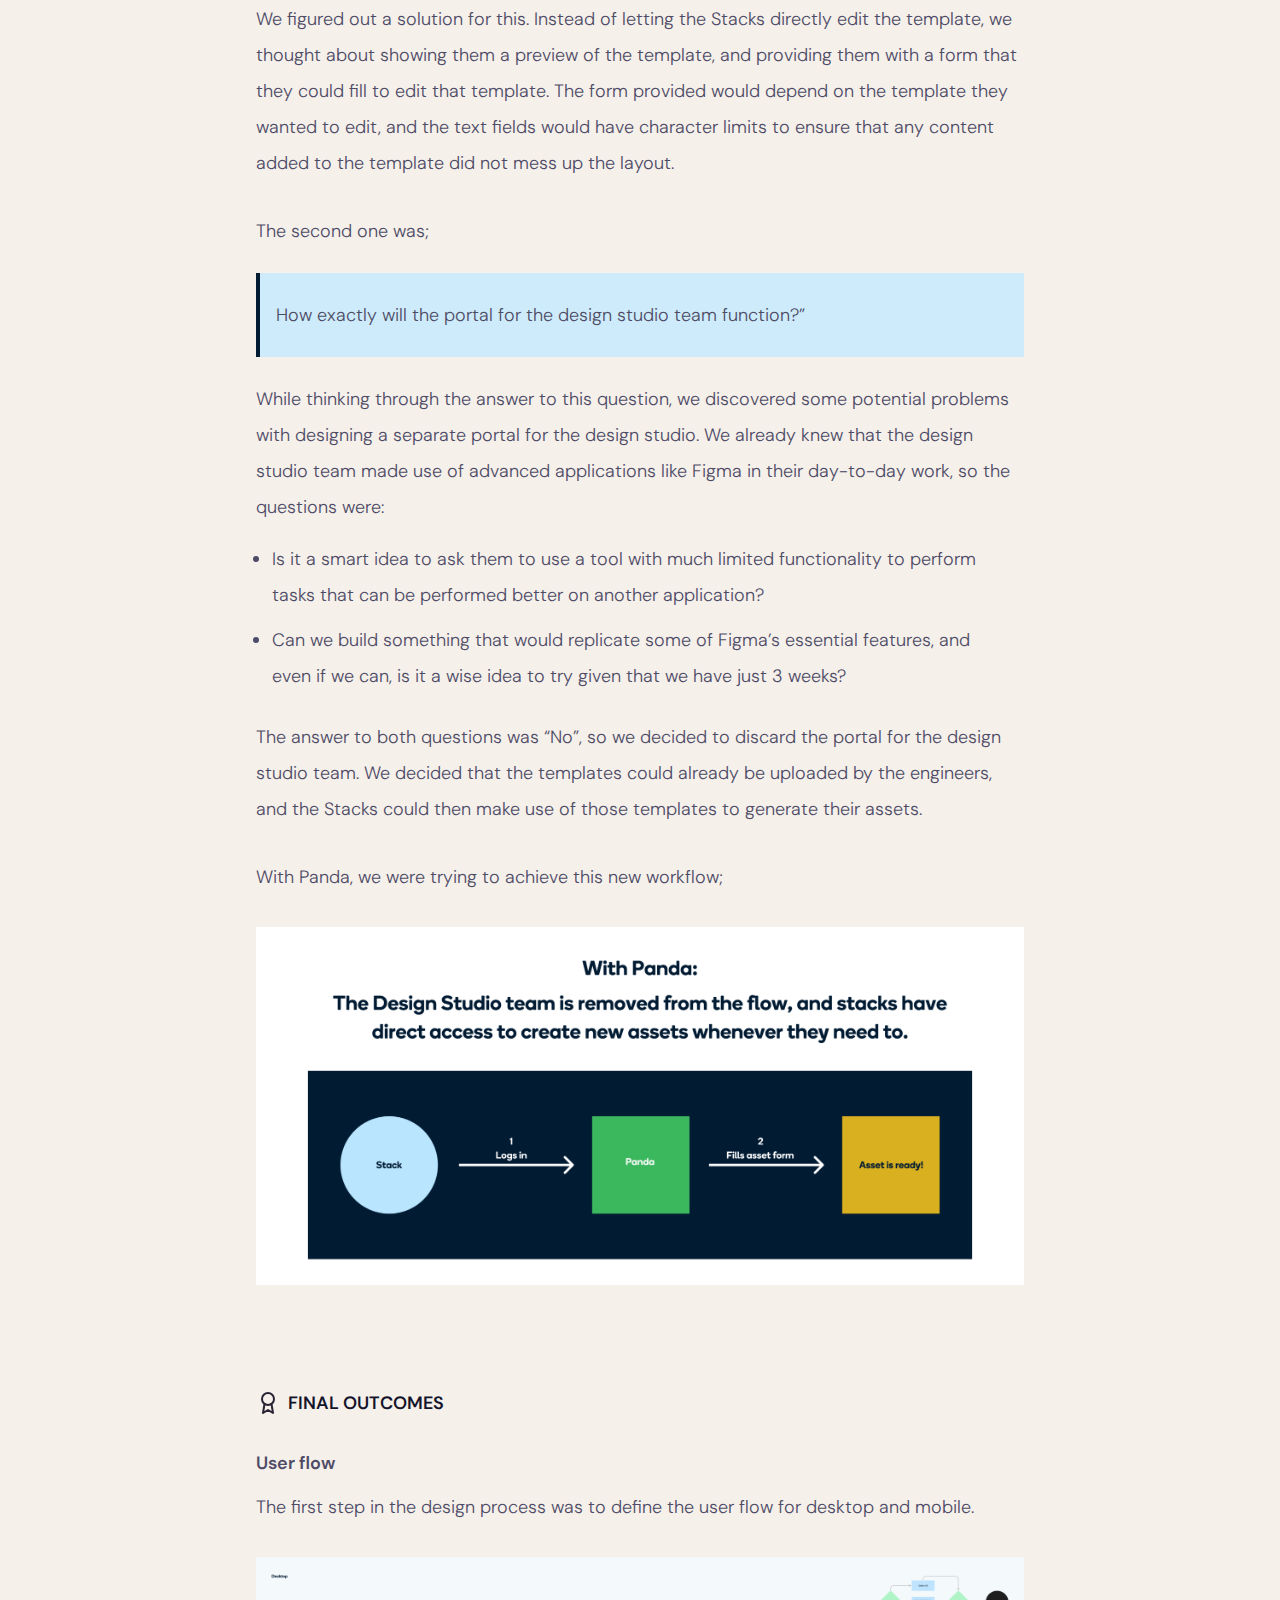
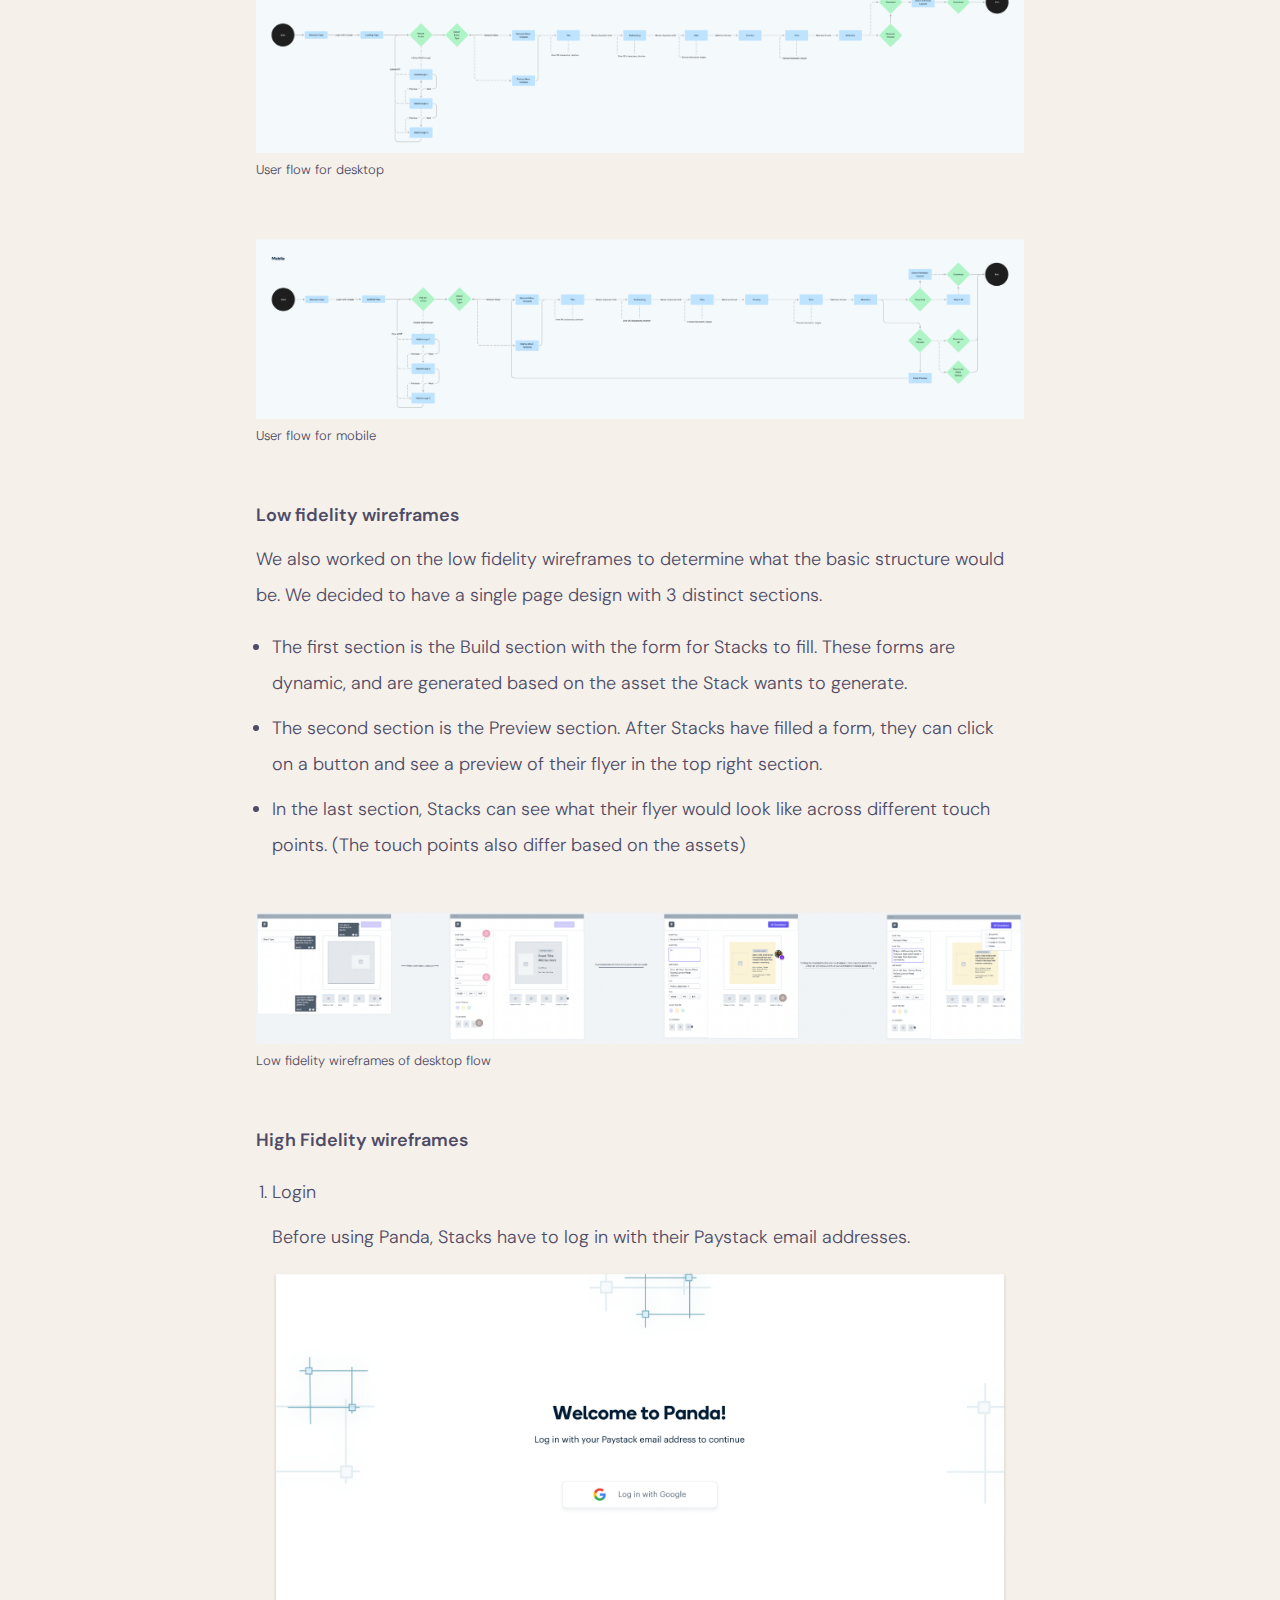
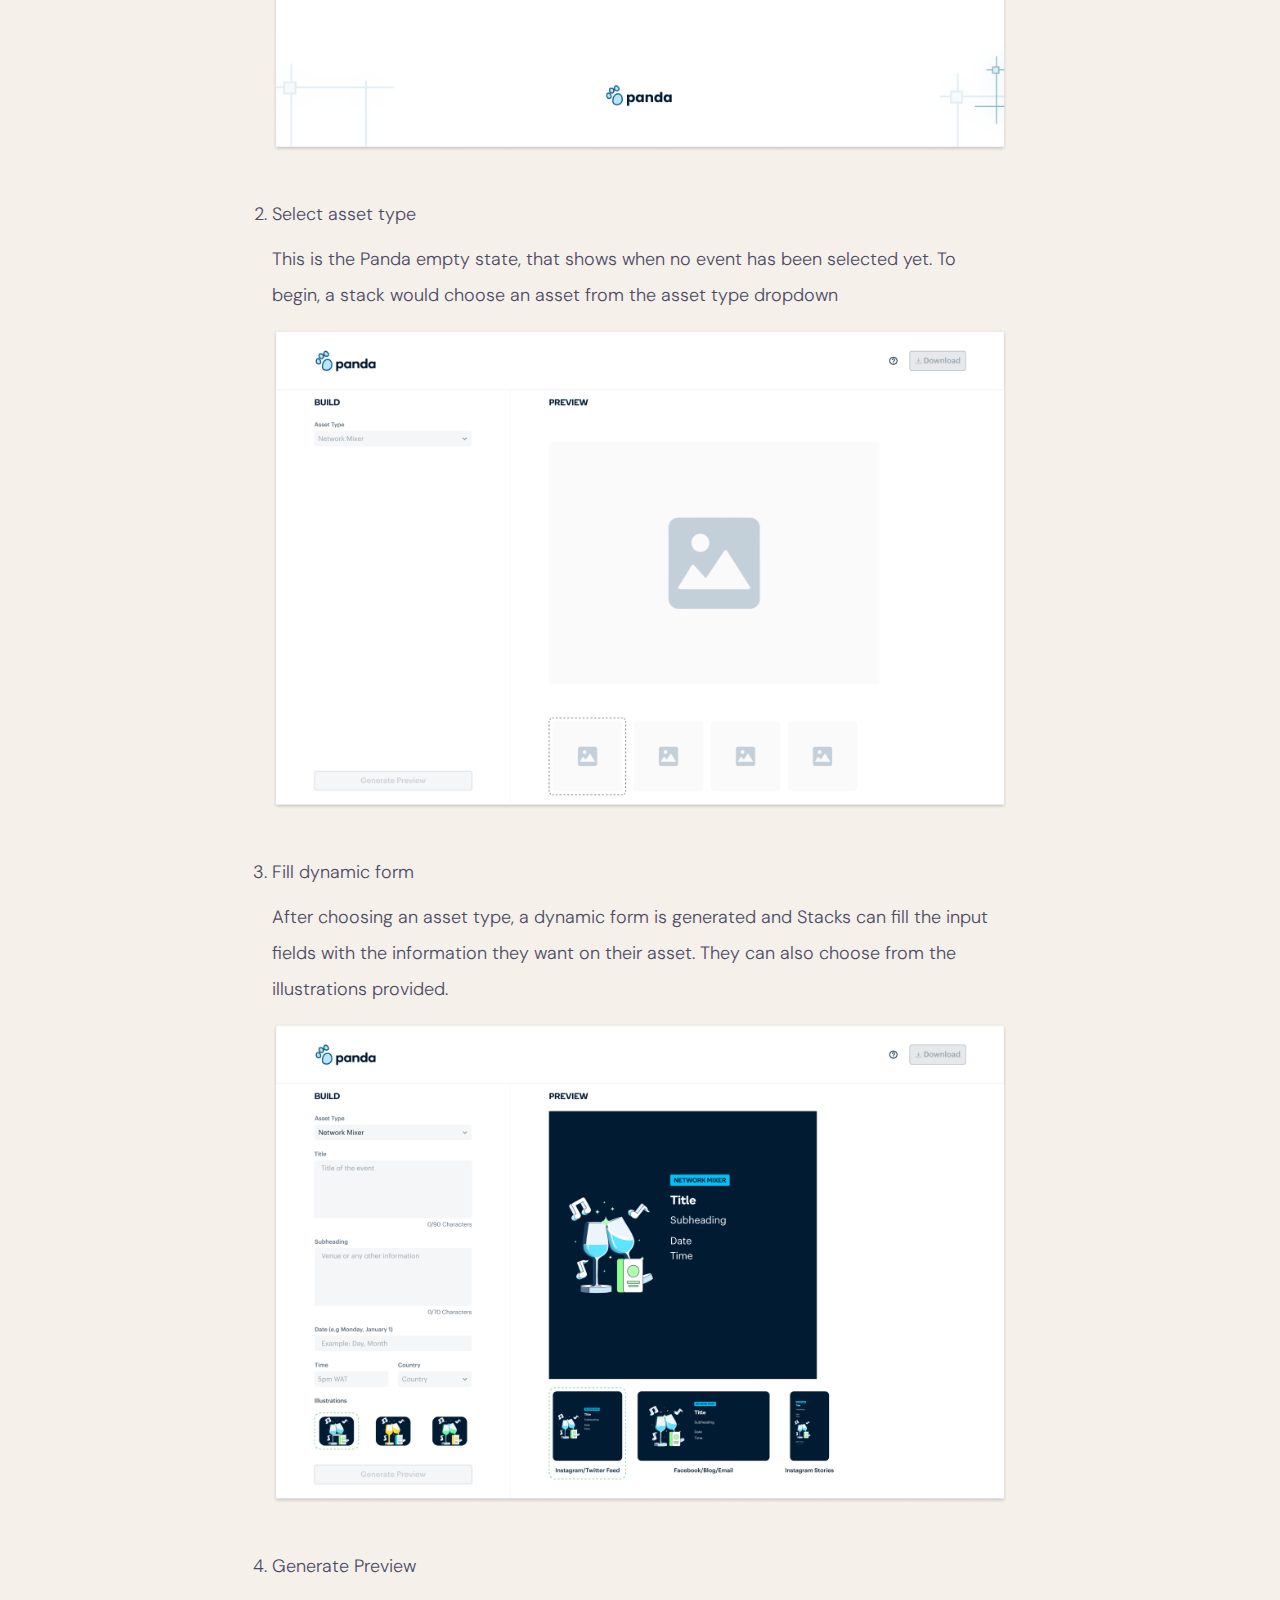
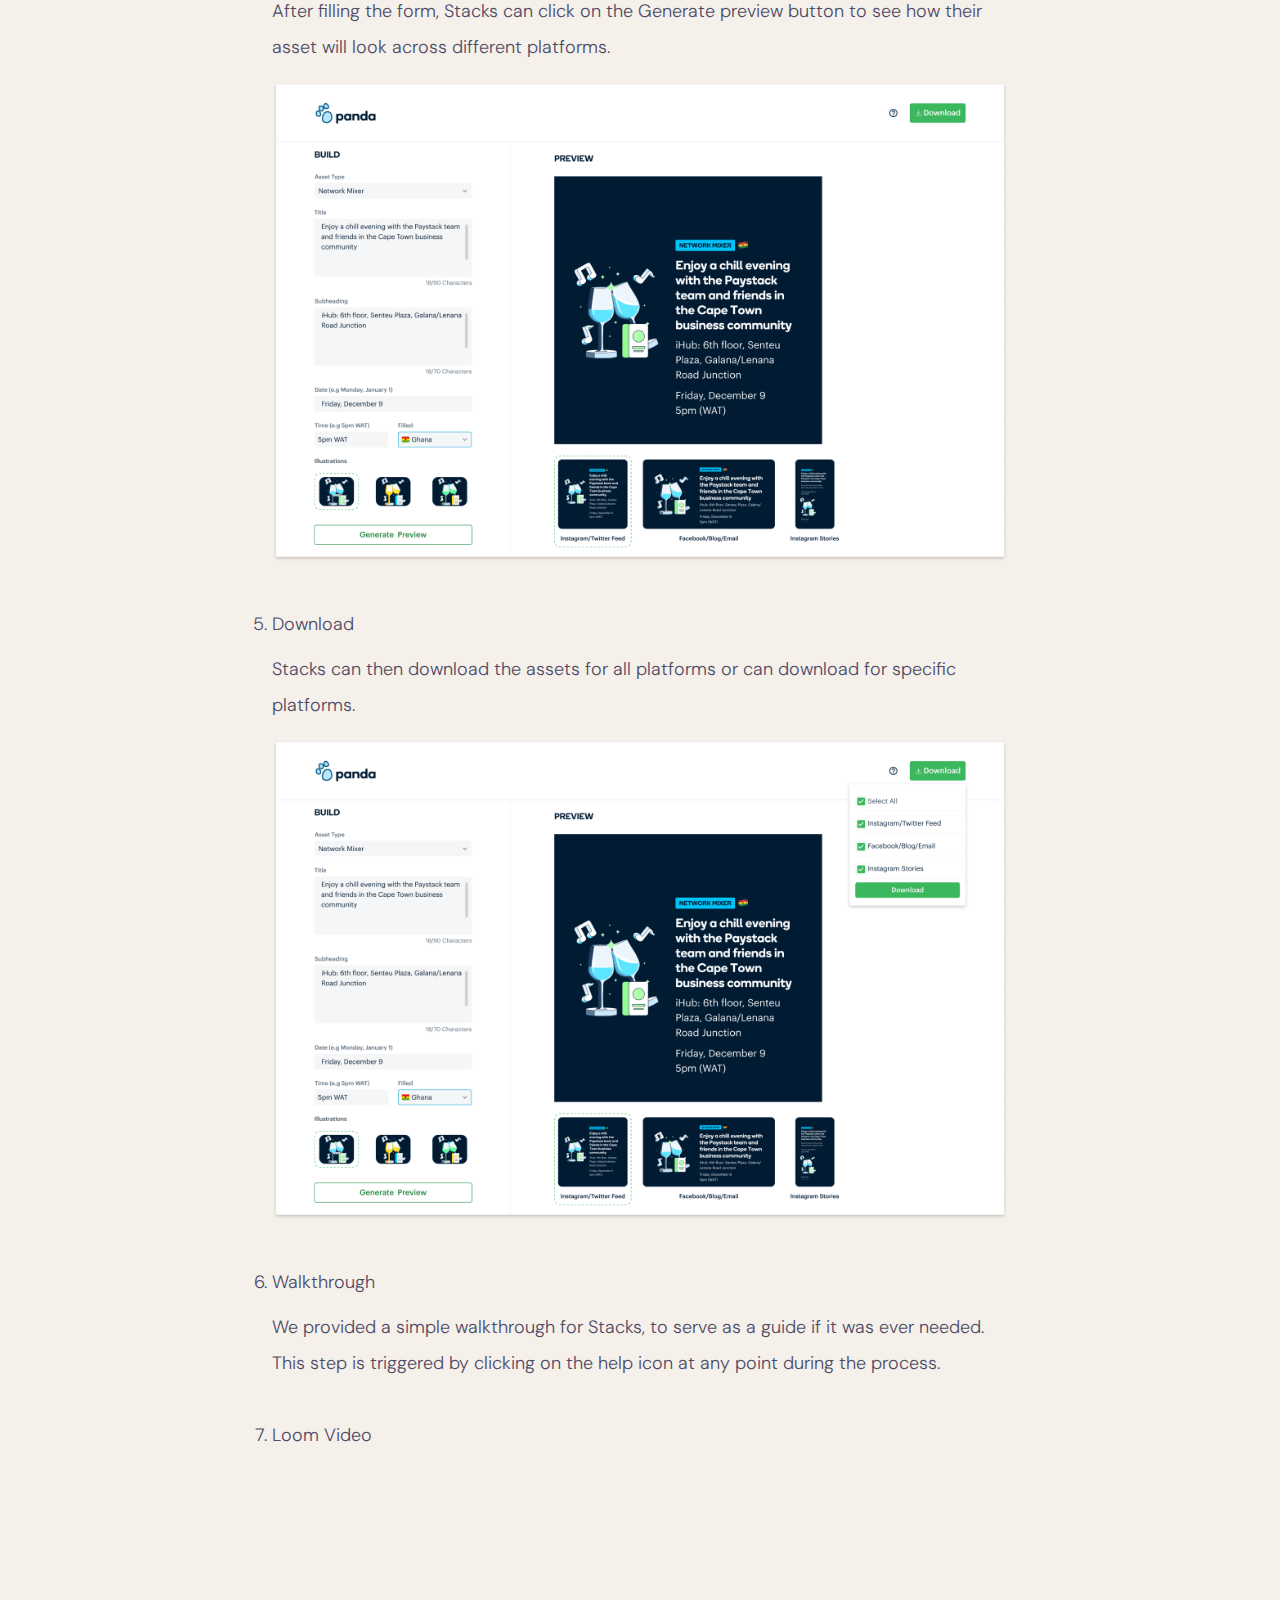
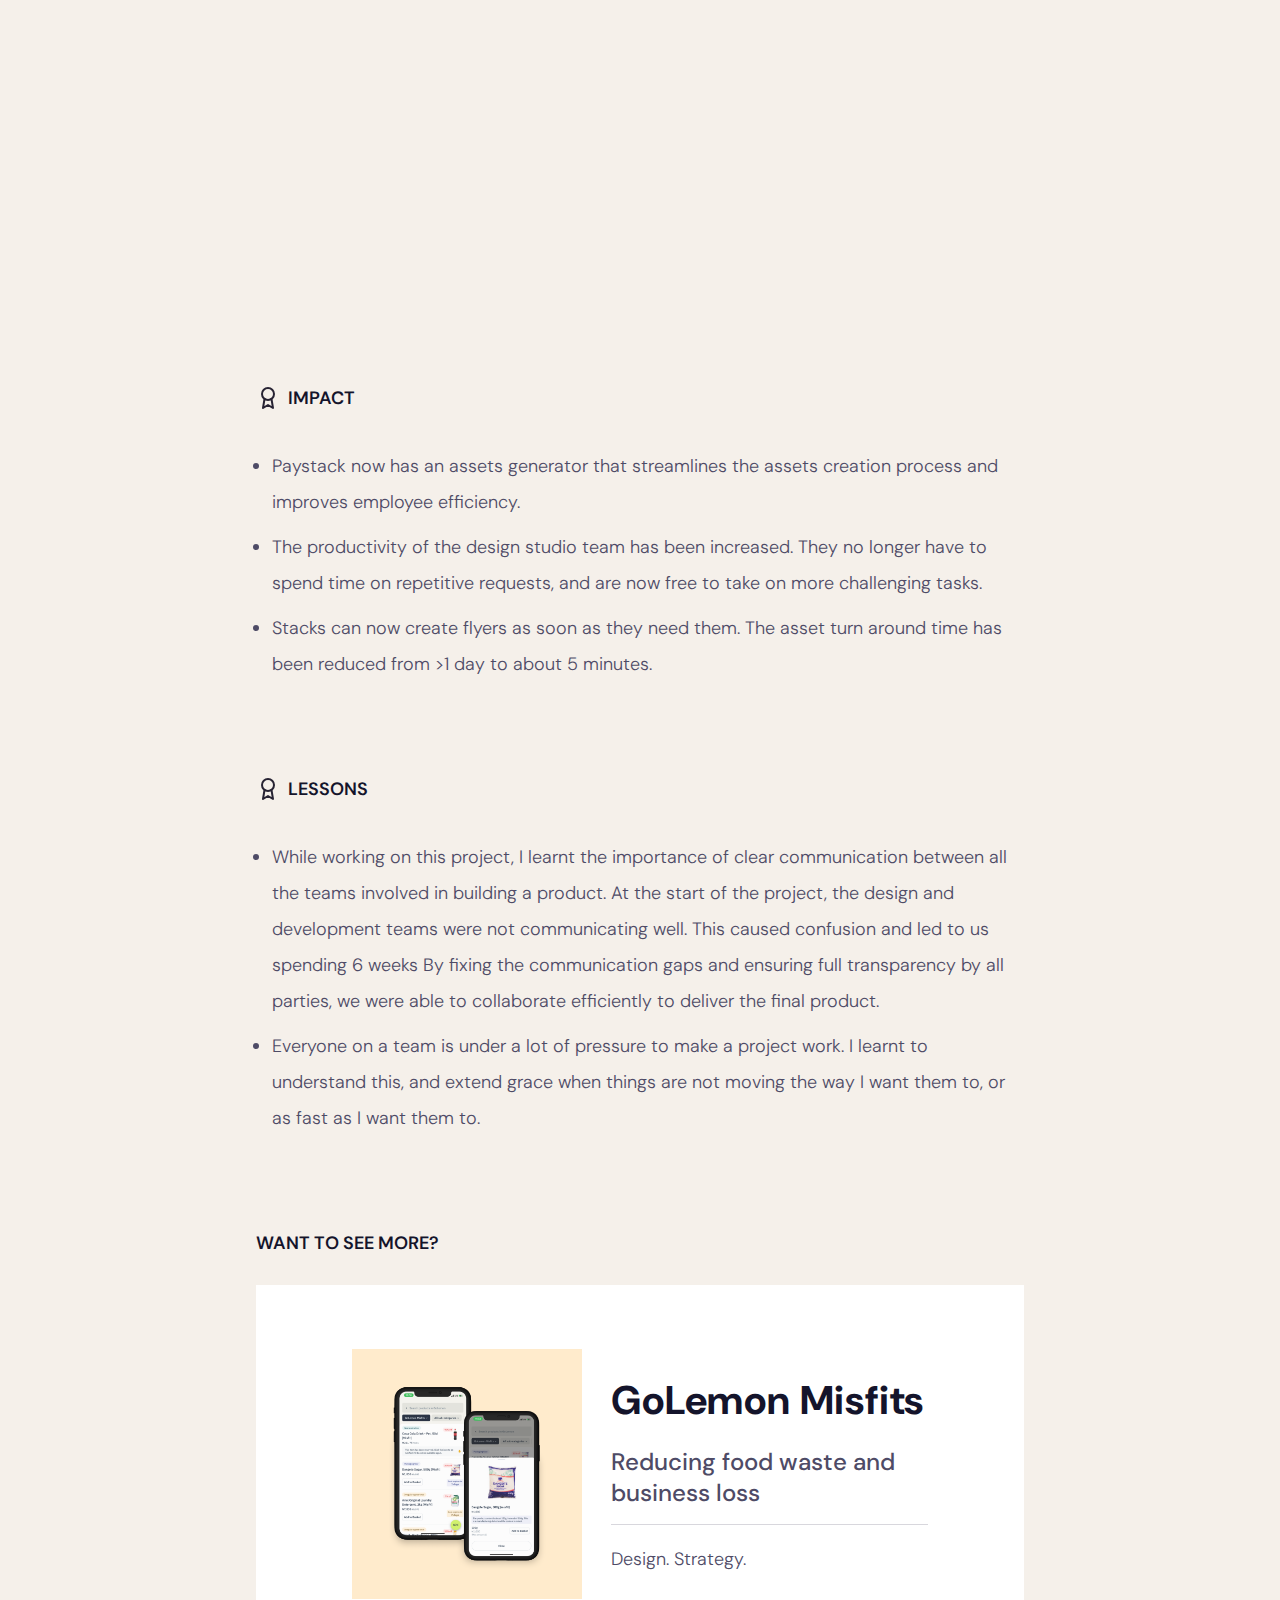
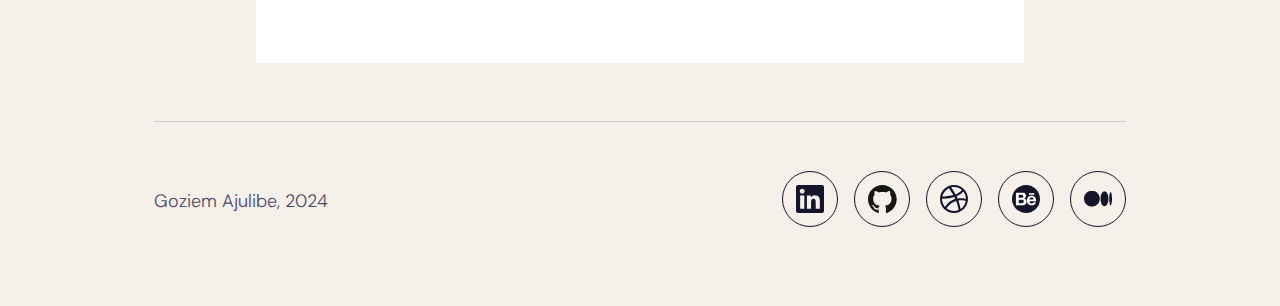
<file: Panda.html>
<!DOCTYPE html>

<html lang="en">

    <head>
    <meta charset="UTF-8">
    <meta name="viewport" content="width=device-width, initial-scale=1.0">
    <title>Panda</title>
    <link href="./styles.css" rel="stylesheet"/>
    <link rel="preconnect" href="https://fonts.googleapis.com">
        <link rel="preconnect" href="https://fonts.gstatic.com" crossorigin>
    <link href="https://fonts.googleapis.com/css2?family=DM+Sans:ital,opsz,wght@0,9..40,100..1000;1,9..40,100..1000&display=swap" rel="stylesheet">
    <link rel="icon" type="image/x-icon" href="./image assets/favicon.png">
    </head>


    <body class="body-normal">

        <div class="page-nav">
            <a href="./index.html">
                <div class="back">
                  <img src="./Icons/chevron-left.png" alt="back arrow" width="30%">
                  <p class="CTA-text">Back</p>
                </div>
            </a>

            <p class="page-heading">Panda</p>

            <div class="guide">
                <p class="CTA-text">Content Guide</p>
                <img src="./Icons/hamburger menu.svg" alt="hamburger-menu" width="15%">
            </div>
        </div>


        <main class="case-studies">

            <div class="introduction">
                <p>Panda is an asset generator that was designed for internal use within Paystack.</p>
          
                <img src="./image assets/Panda/Panda header.png" alt="an image showing the mobile and web versions of Panda" width="100%"/>
            </div>

            <div class="section-heading">
                <img src="./Icons/section icon.svg" alt="section icon">
                <p class="section-text">THE PROBLEM</p>
            </div>
            
          
            <div class="the-problem" id="PD-problem">
                <p>The design studio team at Paystack produced all the graphic assets that were used by various teams across the company. These graphic assets included social media posts for events, product launch announcements, certificates, zoom backgrounds, etc. The requests for these assets were very frequent, and they caused 2 major problems;</p>
                <ul>
                    <li>Repetitive tasks: Most of the design requests required minor adjustments on predefined layouts, consuming significant time that could be spent on more challenging tasks.</li>
                    <li>Long turn around times: Some design requests required multiple conversations between the design studio team and the requesters, leading to long turn around times on those requests.</li>
                </ul>
            </div>

            <div class="section-heading">
                <img src="./Icons/section icon.svg" alt="section icon">
                <p class="section-text">GOALS</p>
              </div>

            <div class="goals" id="PD-goals">
                <p>To address these problems, we needed to explore how we could streamline the creation of graphic assets by implementing an assets generator that would;</p>
                <ul>
                    <li>Increase the efficiency of the design studio team</li>
                    <li>Ensure faster turnaround time on requests</li>
                    <li>Increase the capacity of the team to take on and deliver more (challenging) tasks</li>
                </ul>
            </div>
          
            <div class="role" id="PD-role">
                <div class="section-heading">
                    <img src="./Icons/section icon.svg" alt="section icon">
                    <p class="section-text">ROLE</p>
                </div>
                <p>I worked on this project with a team of 7 people. 2 backend engineers, a frontend engineer, a DevOps engineer, a product manager, and another product designer. I worked with the other designer to conduct research, define the user flow, and design the prototypes.</p>
            </div>

            <div class="research" id="PD-research">
                <div class="section-heading">
                    <img src="./Icons/section icon.svg" alt="section icon">
                    <p class="section-text">RESEARCH</p>
                </div>
                <div class="subsection">
                    <p>The design studio team shared a detailed brief sharing the issues they had been experiencing, and what they envisioned Panda to be. Based on the brief they shared, we created a list of assumption statements. We were assuming that;</p>
                    <ol>
                        <li>Our target users were the design studio team, and Stacks (non-designers in other teams within Paystack)</li>
                        <li>The Stacks wanted faster turn-around time for their design requests.</li>
                        <li>The design studio team wanted to spend less time working on repetitive tasks.</li>
                        <li>The design studio team wanted to make sure that every design sent off was good enough and consistent with the Paystack brand.</li>
                        <li>Users needed multiple sizes of posters for different touchpoints (banners, social media, billboards, etc)</li>
                    </ol>
                </div>
                <div class="subsection">
                    <p>Our next step was to speak with our identified target users to validate our assumptions, as well as fill in any knowledge gaps that we had. The goals of our research were:</p>
                    <ul>
                        <li>To validate our target users.</li>
                        <li>To validate and understand the problems we were trying to solve for them.</li>
                        <li>To understand which walkarounds the design studio team had previously implemented to solve these problems.</li>
                        <li>To understand the current asset request and design process.</li>
                    </ul>
                </div>
                <div class="subsection">
                    <p class="bold">Insights</p>
                    <ul>
                        <li>Our assumptions were correct.</li>
                        <li>The asset request and design process looked like this;</li>
                        <div class="image">
                            <img src="./image assets/Panda/Scenario 1.png" alt="image showing one of the scenarios while requesting for an asset" width="100%" />
                        </div>
                        <div class="image">
                            <img src="./image assets/Panda/Scenario 2.png" alt="image showing the scenario when detials changed after the asset had been created by the design studio team" width="100%" />
                        </div>
                        <li>The Design Studio team had already tried a walkaround with Dev Rel team by creating editable templates on Figma. However, this did not work out because it involved non-designers needing to learn how to use a new tool.</li>
                    </ul>
                </div>
                <div class="subsection">
                    <p class="bold">Secondary Research</p>
                    <p>In addition to the interviews, we also did some secondary research into some sites like Canva, Pixelied, and Stencil, which were providing similar services.</p>
                </div>
            </div>

            <div class="brainstorming" id="PD-brainstorming">
                <div class="section-heading">
                    <img src="./Icons/section icon.svg" alt="section icon">
                    <p class="section-text">BRAINSTORMING</p>
                </div>
                <p>Our initial idea was to create two separate portals for Panda;
                    <ol>
                      <li>A portal for Stacks</li>
                      <li>Another portal for the Design studio team</li>
                    </ol>
                </p>
                <p>
                    However, during our brainstorming session, we started thinking deeply about how these would work. There were 2 things to consider:
                </p>

                <div class="subsection">
                    <p>The first one was;</p>
                    <div class="block2">
                        <p>"How can we make sure that all the assets produced by Stacks look consistent (in terms of spacing and layout), and match the Paystack brand?”</p>
                    </div>
                    <p>We figured out a solution for this. Instead of letting the Stacks directly edit the template, we thought about showing them a preview of the template, and providing them with a form that they could fill to edit that template. The form provided would depend on the template they wanted to edit, and the text fields would have character limits to ensure that any content added to the template did not mess up the layout.</p>
                </div>

                <div class="subsection">
                    <p>The second one was;</p>
                    <div class="block2">
                        <p>How exactly will the portal for the design studio team function?”</p>
                    </div>
                    <p>While thinking through the answer to this question, we discovered some potential problems with designing a separate portal for the design studio. We already knew that the design studio team made use of advanced applications like Figma in their day-to-day work, so the questions were:</p>
                    <ul>
                        <li>Is it a smart idea to ask them to use a tool with much limited functionality to perform tasks that can be performed better on another application?</li>
                        <li>Can we build something that would replicate some of Figma’s essential features, and even if we can, is it a wise idea to try given that we have just 3 weeks?</li>
                    </ul>
                    <p>The answer to both questions was “No”, so we decided to discard the portal for the design studio team. We decided that the templates could already be uploaded by the engineers, and the Stacks could then make use of those templates to generate their assets.</p>
                </div>

                <div class="subsection">
                    <p>With Panda, we were trying to achieve this new workflow;</p>
                    <div class="image">
                        <img src="./image assets/Panda/Panda workflow.png" alt="new workflow with Panda the design studio team is removed from the flow, and stacks have direct access to create new assets whenever they need to" width="100%" />
                    </div>
                </div>
            </div>

            <div class="final-outcomes" id="PD-outcome">
                <div class="section-heading">
                    <img src="./Icons/section icon.svg" alt="section icon">
                    <p class="section-text">FINAL OUTCOMES</p>
                </div>

                <div class="subsection">
                    <p class="bold">User flow</p>
                    <p>The first step in the design process was to define the user flow for desktop and mobile.</p>
                    <div class="image">
                        <img src="./image assets/Panda/Desktop user flow.png" alt="image showing the user flow on desktop" width="100%" />
                        <p class="image-label">User flow for desktop</p>
                    </div>
                    <div class="image">
                        <img src="./image assets/Panda/Mobile user flow.png" alt="image showing the user flow on mobile" width="100%" />
                        <p class="image-label">User flow for mobile</p>
                    </div>
                </div>

                <div class="subsection">
                    <p class="bold">Low fidelity wireframes</p>
                    <p>We also worked on the low fidelity wireframes to determine what the basic structure would be. We decided to have a single page design with 3 distinct sections.</p>
                    <ul>
                        <li>The first section is the Build section with the form for Stacks to fill. These forms are dynamic, and are generated based on the asset the Stack wants to generate.</li>
                        <li>The second section is the Preview section. After Stacks have filled a form, they can click on a button and see a preview of their flyer in the top right section.</li>
                        <li>In the last section, Stacks can see what their flyer would look like across different touch points. (The touch points also differ based on the assets)</li>
                    </ul>
                    <div class="image">
                        <img src="./image assets/Panda/Desktop flow low fidelity.png" alt="image showing the low fidelity wireframes created on Miro" width="100%" />
                        <p class="image-label">Low fidelity wireframes of desktop flow</p>
                    </div>
                </div>

                <div class="subsection">
                    <p class="bold">High Fidelity wireframes</p>
                      <ol>
                        <li>Login</li>
                          <p>Before using Panda, Stacks have to log in with their Paystack email addresses.</p>
                          <img src="./image assets/Panda/Login high fi.png" alt="welcome screen of Panda" width="100%">
                        <li>Select asset type</li>
                            <p>This is the Panda empty state, that shows when no event has been selected yet. To begin, a stack would choose an asset from the asset type dropdown</p>
                          <img src="./image assets/Panda/Select asset type final.png" alt="screen for the user to select the tyoe of asset they want to create" width="100%">
                        <li>Fill dynamic form</li>
                          <p>After choosing an asset type, a dynamic form is generated and Stacks can fill the input fields with the information they want on their asset. They can also choose from the illustrations provided.</p>
                          <img src="./image assets/Panda/Fill dynamic form final.png" alt="form for the users to fill out the information they want their asset to contain" width="100%">
                        <li>Generate Preview</li>
                          <p>After filling the form, Stacks can click on the Generate preview button to see how their asset will look across different platforms.</p>
                          <img src="./image assets/Panda/Generate preview final.png" alt="screen showing an active generate preview button when a user fills out the form for their asset" width="100%">
                        <li>Download</li>
                          <p>Stacks can then download the assets for all platforms or can download for specific platforms.</p>
                          <img src="./image assets/Panda/Download final.png" alt="scrren for users to dowload their asset based on the platfrom they want to use it on" width="100%">
                        <li>Walkthrough</li>
                          <p>We provided a simple walkthrough for Stacks, to serve as a guide if it was ever needed. This step is triggered by clicking on the help icon at any point during the process.</p>
                        <li class="video">Loom Video</li>
                            <div style="position: relative; padding-bottom: 56.25%; height: 0;"><iframe src="https://www.loom.com/embed/cdc537cd0cd3459ca4fa3422bbbf621a?sid=46484500-2aa2-4c79-a705-c9e51300e61a&hideEmbedTopBar=true&hide_share=true&hide_title=true&hide_owner=true" frameborder="0" webkitallowfullscreen mozallowfullscreen allowfullscreen style="position: absolute; top: 0; left: 0; width: 100%; height: 100%;"></iframe></div>
                      </ol>
                  </div>
            </div>
            
            <div class="impact" id="PD-impact">
                <div class="section-heading">
                  <img src="./Icons/section icon.svg" alt="section icon">
                  <p class="section-text">IMPACT</p>
                </div>
                <ul>
                  <li>Paystack now has an assets generator that streamlines the assets creation process and improves employee efficiency.</li>
                  <li>The productivity of the design studio team has been increased. They no longer have to spend time on repetitive requests, and are now free to take on more challenging tasks.</li>
                  <li>Stacks can now create flyers as soon as they need them. The asset turn around time has been reduced from >1 day to about 5 minutes.</li>
                </ul>
            </div>

            <div class="lessons" id="PD-lessons">
                <div class="section-heading">
                  <img src="./Icons/section icon.svg" alt="section icon">
                  <p class="section-text">LESSONS</p>
                </div>
                <ul>
                    <li>While working on this project, I learnt the importance of clear communication between all the teams involved in building a product. At the start of the project, the design and development teams were not communicating well. This caused confusion and led to us spending 6 weeks By fixing the communication gaps and ensuring full transparency by all parties, we were able to collaborate efficiently to deliver the final product.</li>
                    <li>Everyone on a team is under a lot of pressure to make a project work. I learnt to understand this, and extend grace when things are not moving the way I want them to, or as fast as I want them to.</li>
                </ul>
            </div>

            <div class="section-heading">
                <p class="section-text">WANT TO SEE MORE?</p>
            </div>

            <a href="./misfits.html">
                <div class="see-more">
                    <img src="./image assets/GoLemon/GoLemon main.png" width="40%" alt="image of the next project - GoLemon Misfits"/>
                    <div>
                    <h1>GoLemon Misfits</h1>
                    <h4>Reducing food waste and business loss</h4>
                    <div></div>
                    <p>Design. Strategy.</p>
                    </div>
                </div>
            </a>

            <div class="guide-container closed">
                <div class="guide-heading">
                  <p class="CTA-text2">Content guide</p>
                  <img class="close-icon" src="./Icons/x.svg">
                </div>
                <div class="content-guide">
                    <a href="#PD-problem"><div class="guide-item"><p>The Problem</p></div></a>
                    <a href="#PD-goals"><div class="guide-item"><p>Goals</p></div></a>
                    <a href="#PD-role"><div class="guide-item"><p>Role</p></div></a>
                    <a href="#PD-research"><div class="guide-item"><p>Research</p></div></a>
                    <a href="#PD-brainstorming"><div class="guide-item"><p>Brainstorming</p></div></a>
                    <a href="#PD-outcome"><div class="guide-item"><p>Final Outcomes</p></div></a>
                    <a href="#PD-impact"><div class="guide-item"><p>Impact</p></div></a>
                    <a href="#PD-lessons"><div class="guide-item last-item"><p>Lesson</p></div></a>
                </div>
            </div>

            </main>

            <footer>
                <div id="footer-content">
                    <p>Goziem Ajulibe, 2024</p>
                    <div id="footer-icons">
                        <a href="https://www.linkedin.com/in/goziem-ajulibe" class="icon"><img src="./Icons/linkedin.svg" alt="linkedin logo" ></a>
                        <a href="https://github.com/GoziemAjulibe" class="icon"><img src="./Icons/github.svg" alt="github logo" ></a>
                        <a href="https://dribbble.com/Goziem" class="icon"><img src="./Icons/dribbble.svg" alt="dribbble logo" ></a>
                        <a href="https://www.behance.net/goziem" class="icon"><img src="./Icons/behance.svg" alt="behance logo" ></a>
                        <a href="https://medium.com/@goziemajulibe" class="icon"><img src="./Icons/medium.svg" alt="medium logo" ></a>
                    </div>
                </div>
              </footer>

        <script src="./script.js"></script>

    </body>

</html>
</file>
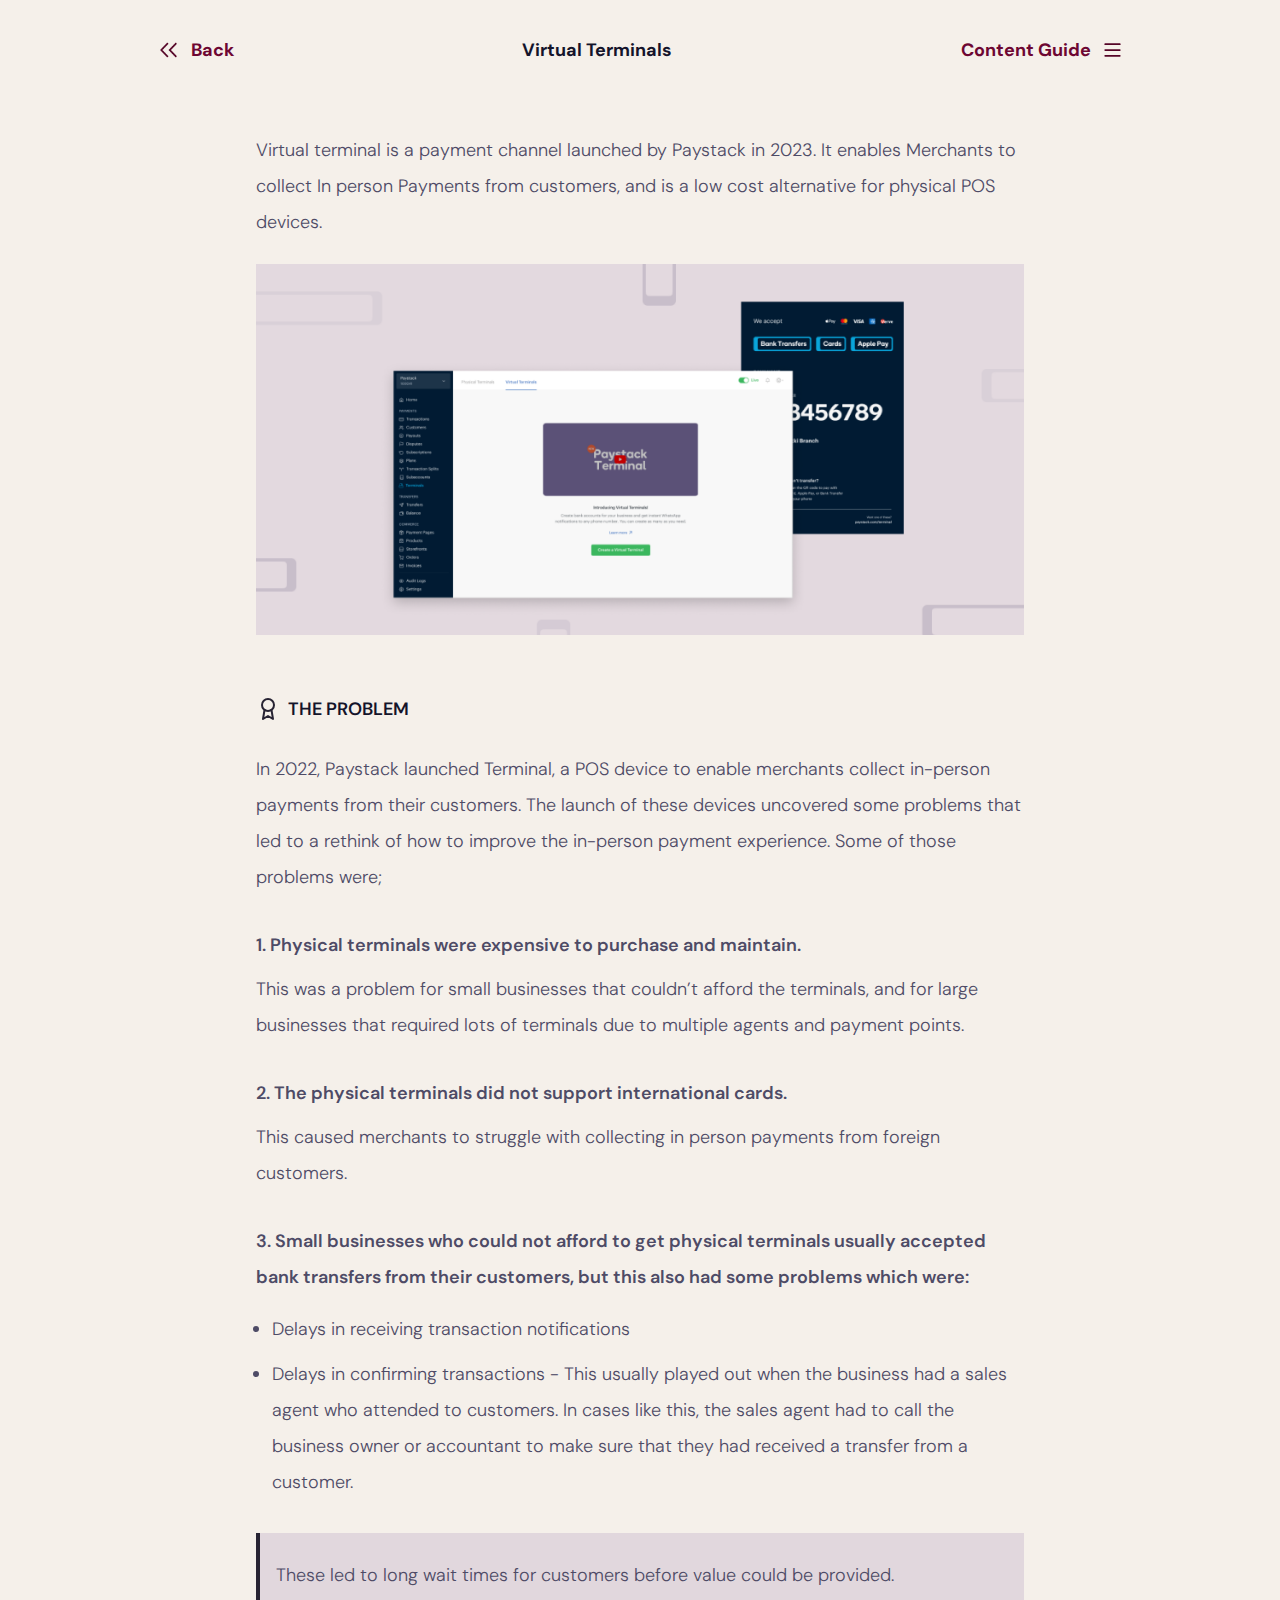
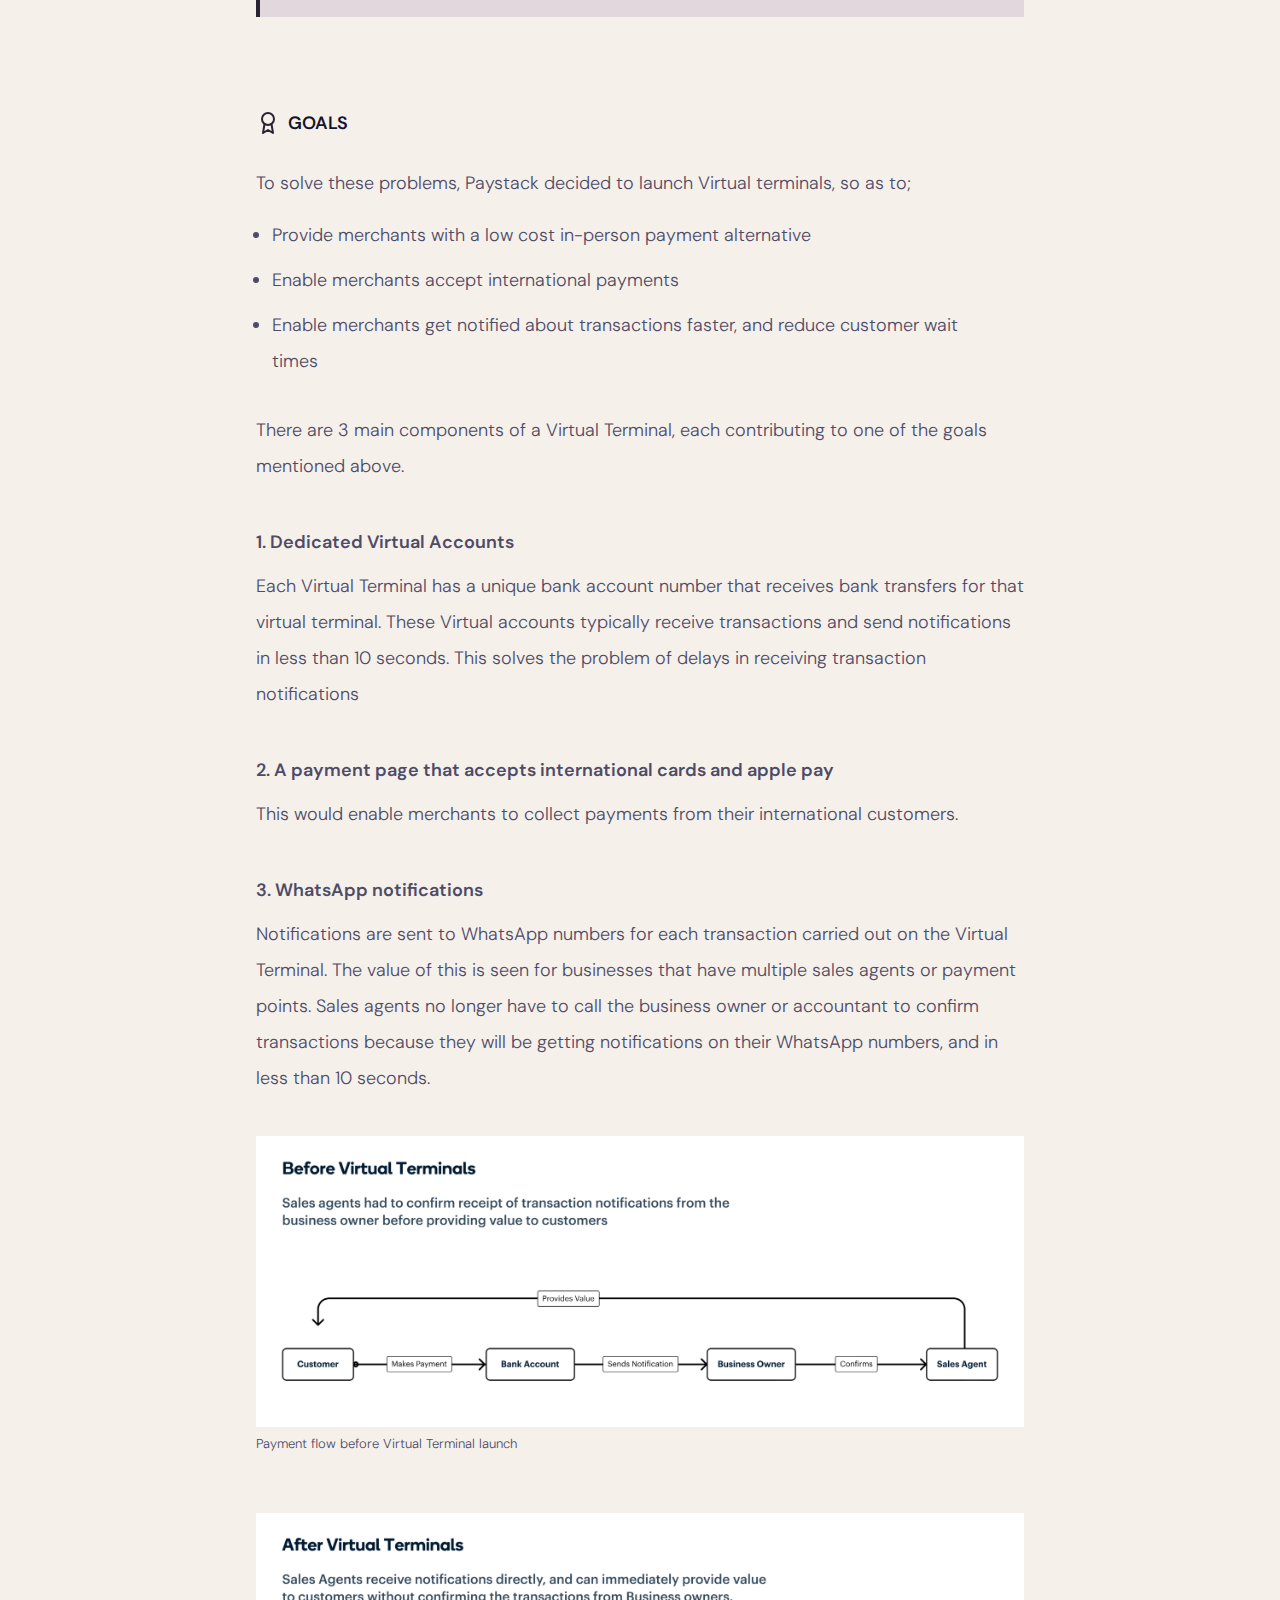
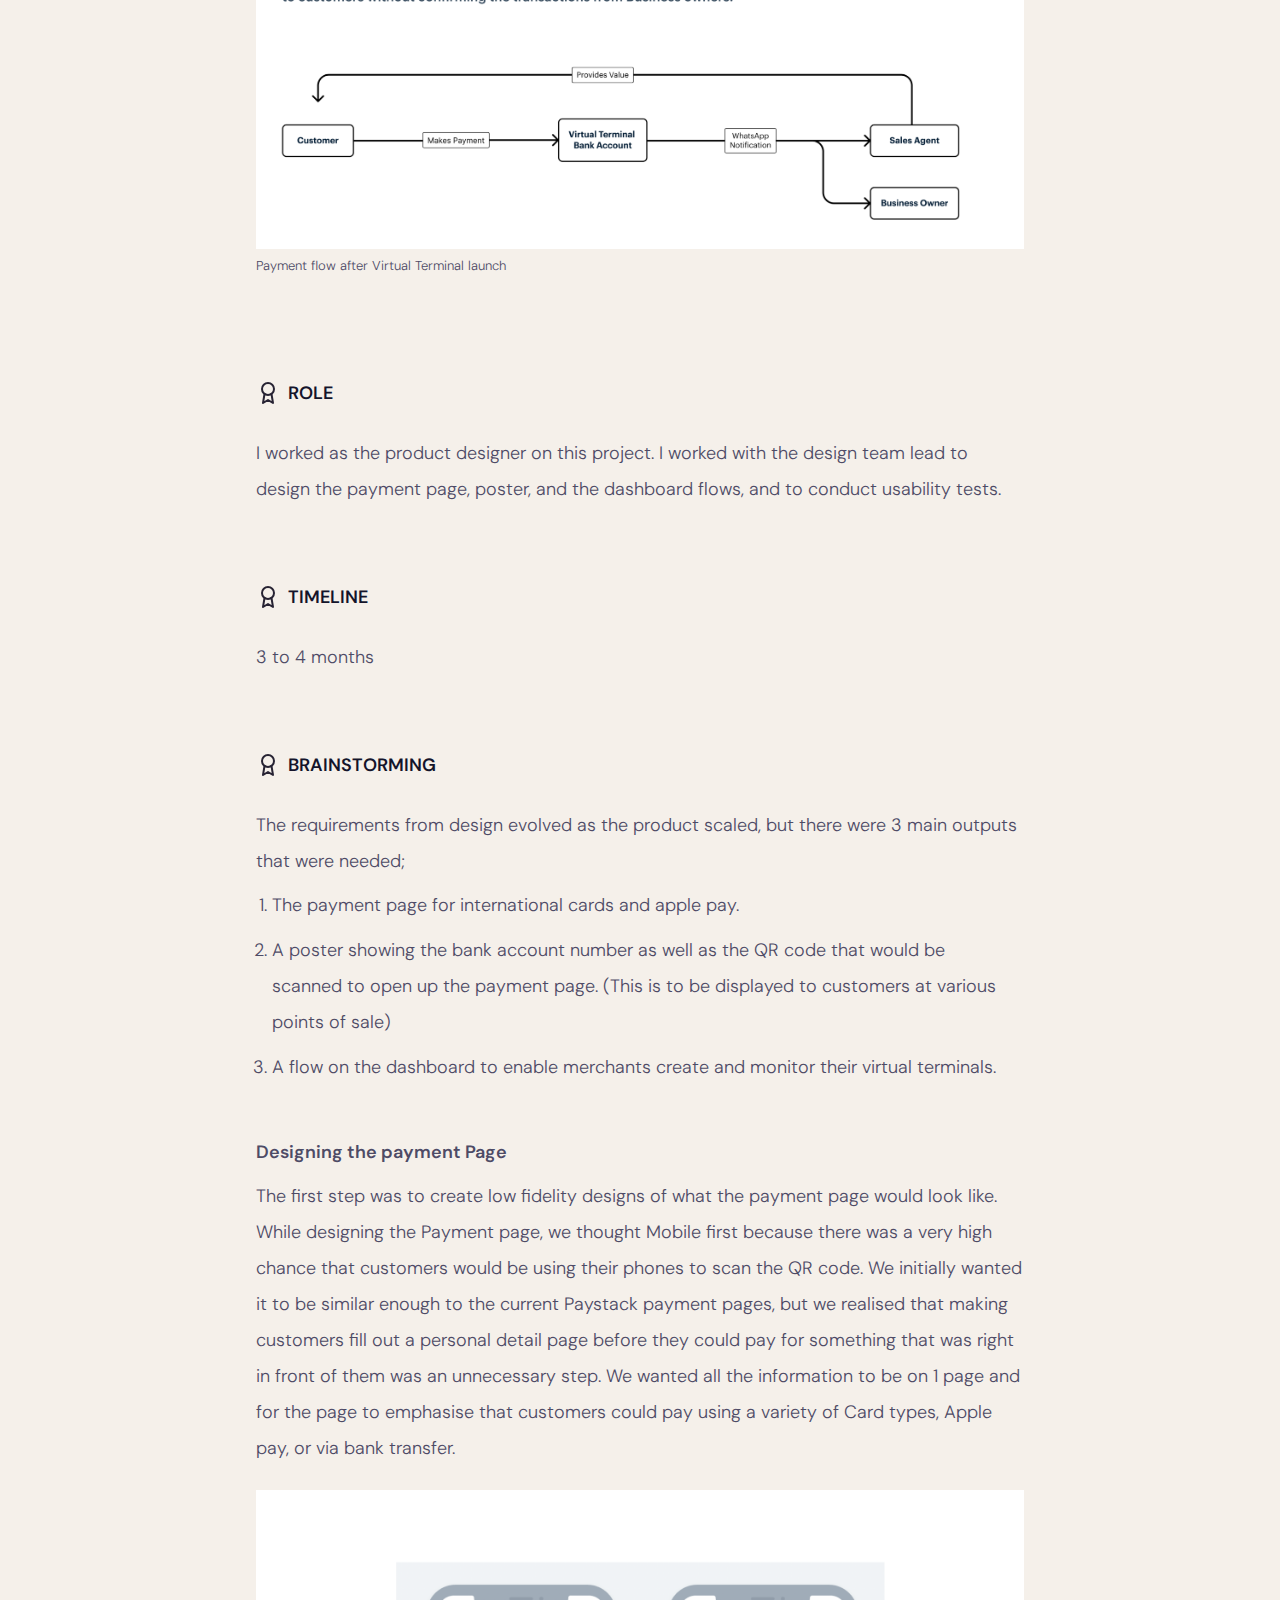
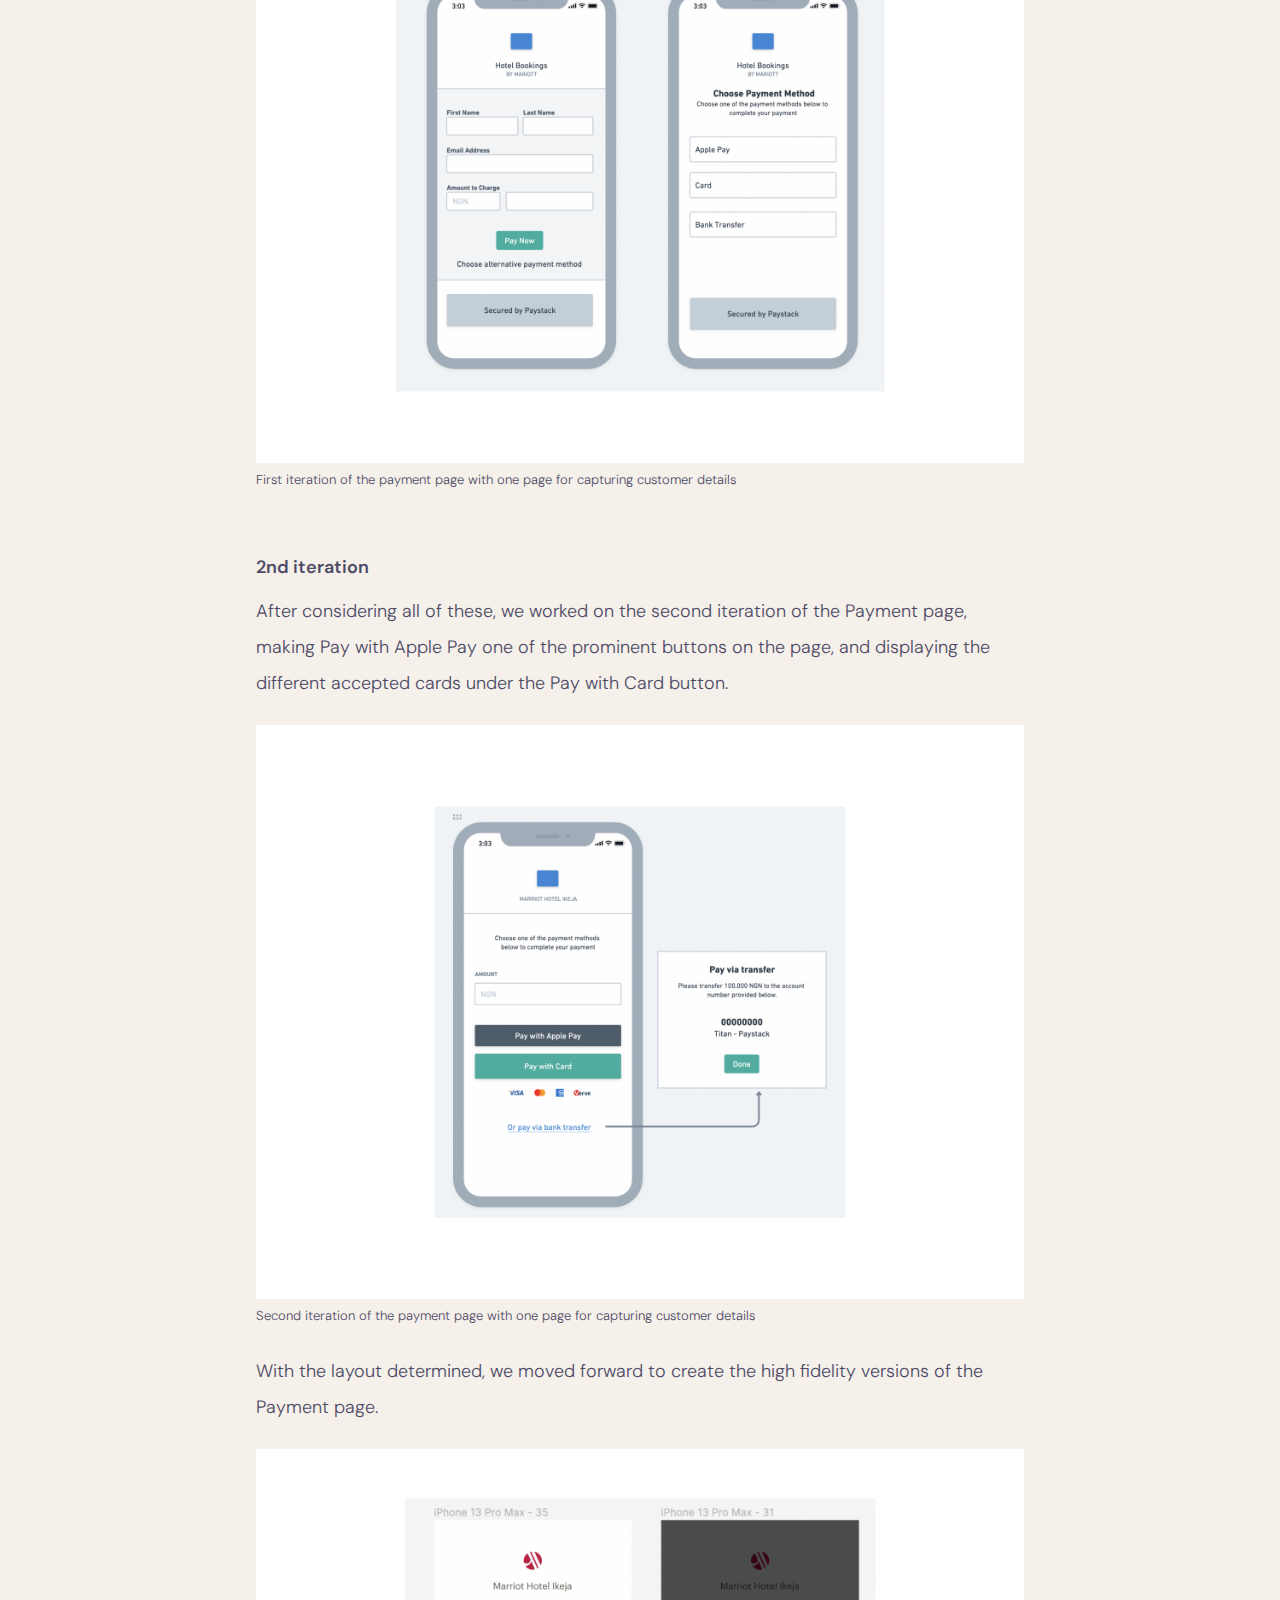
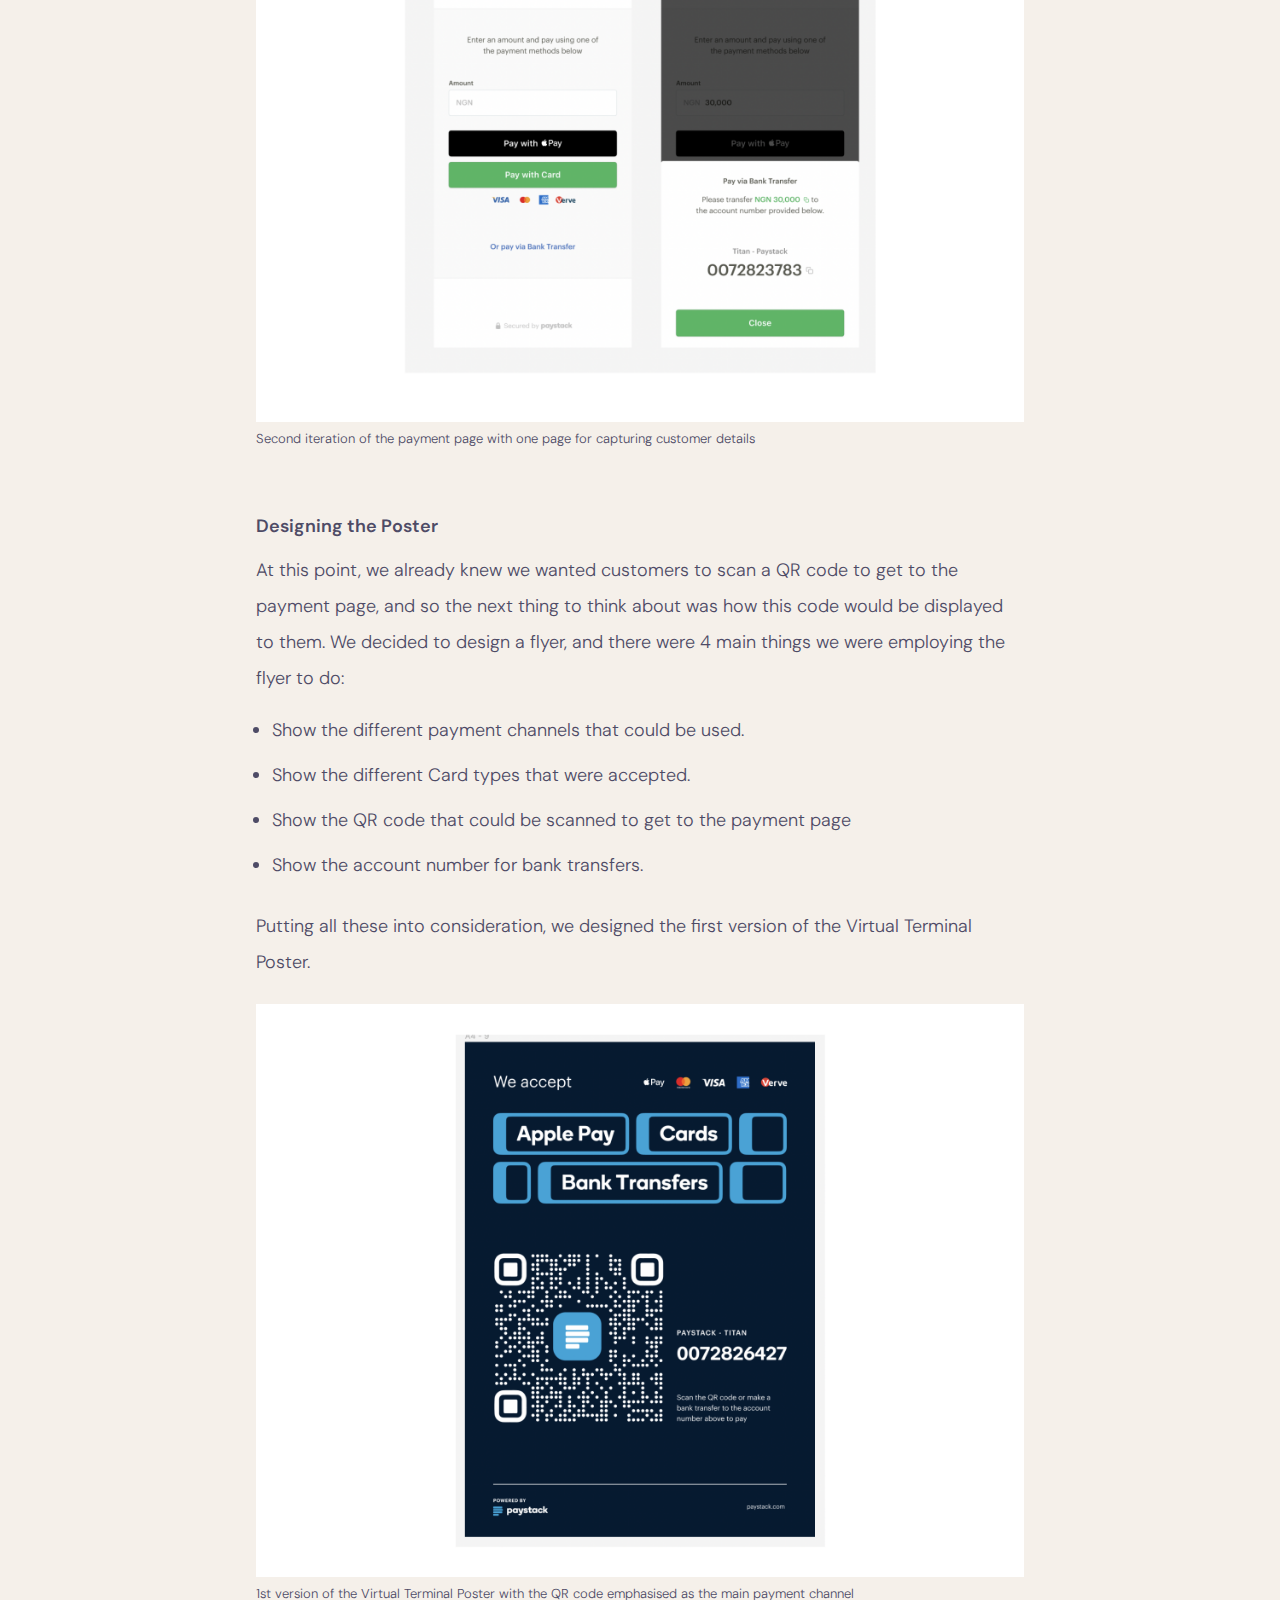
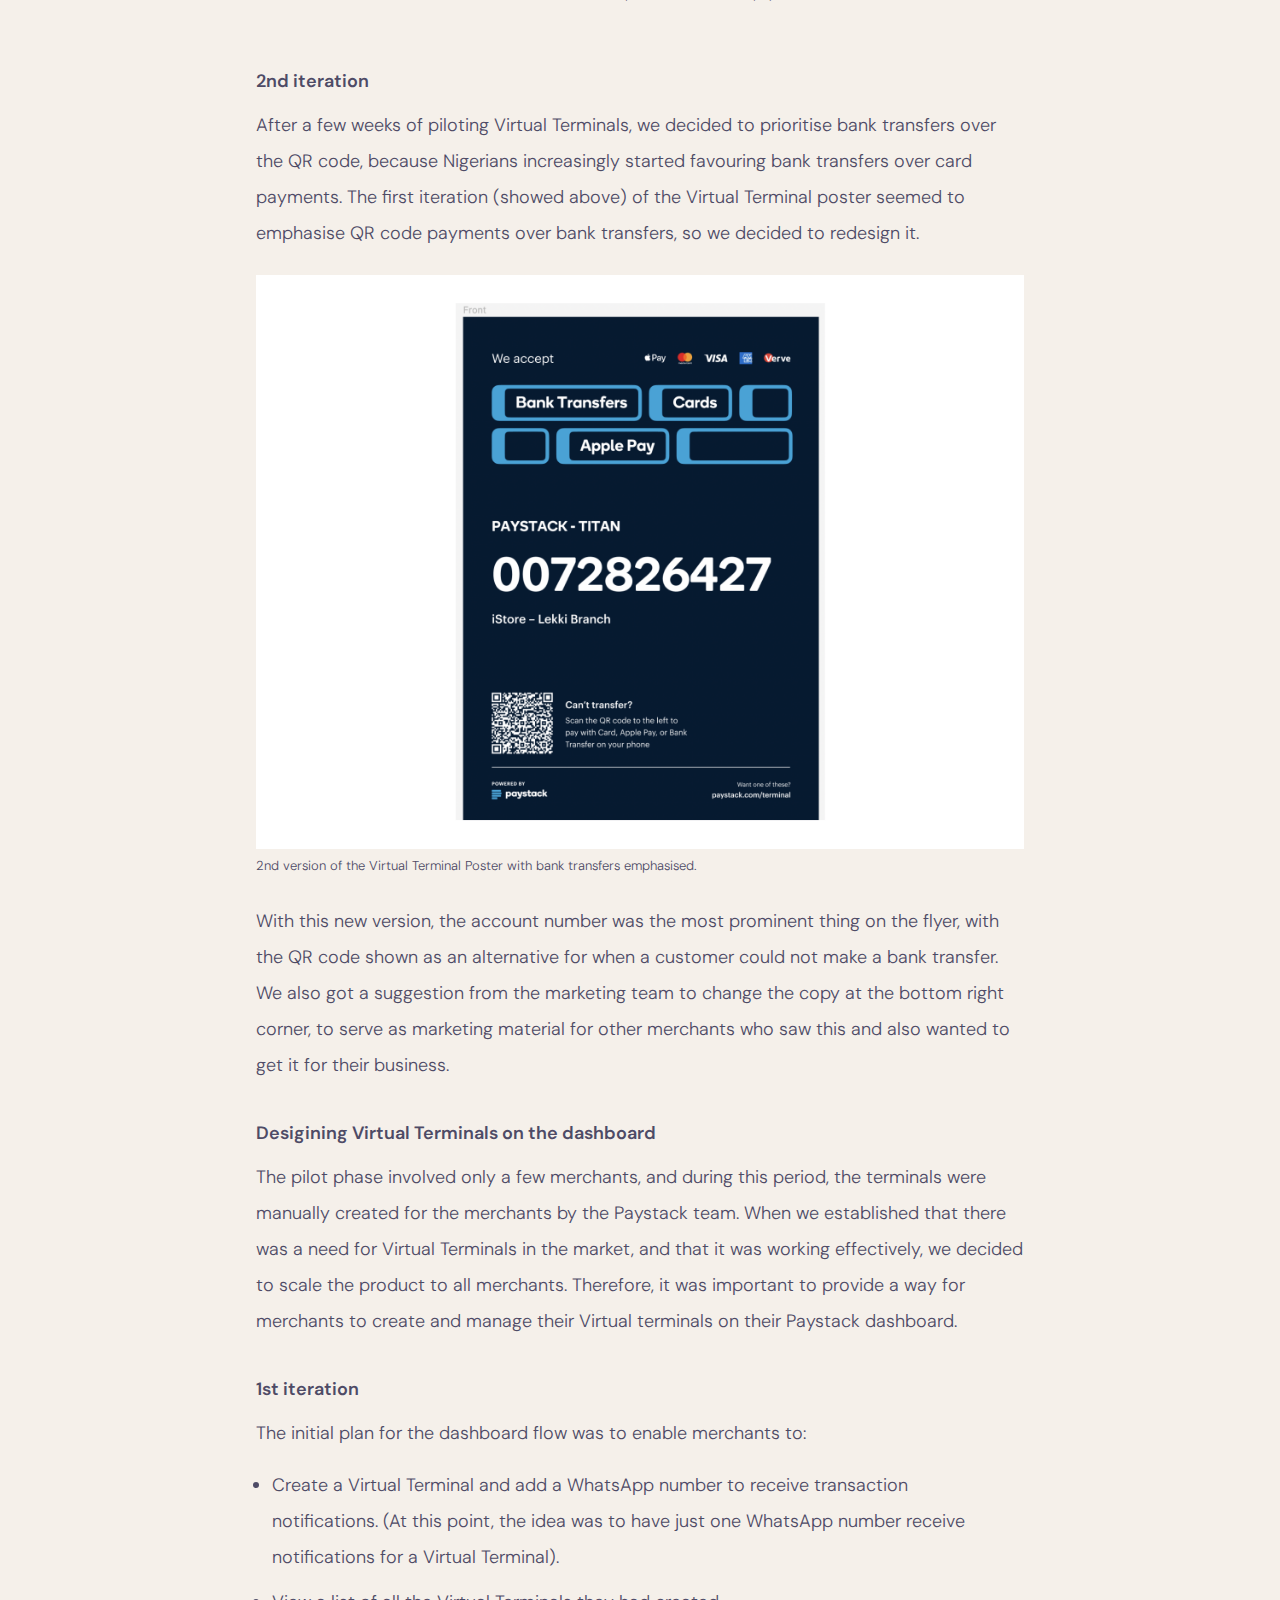
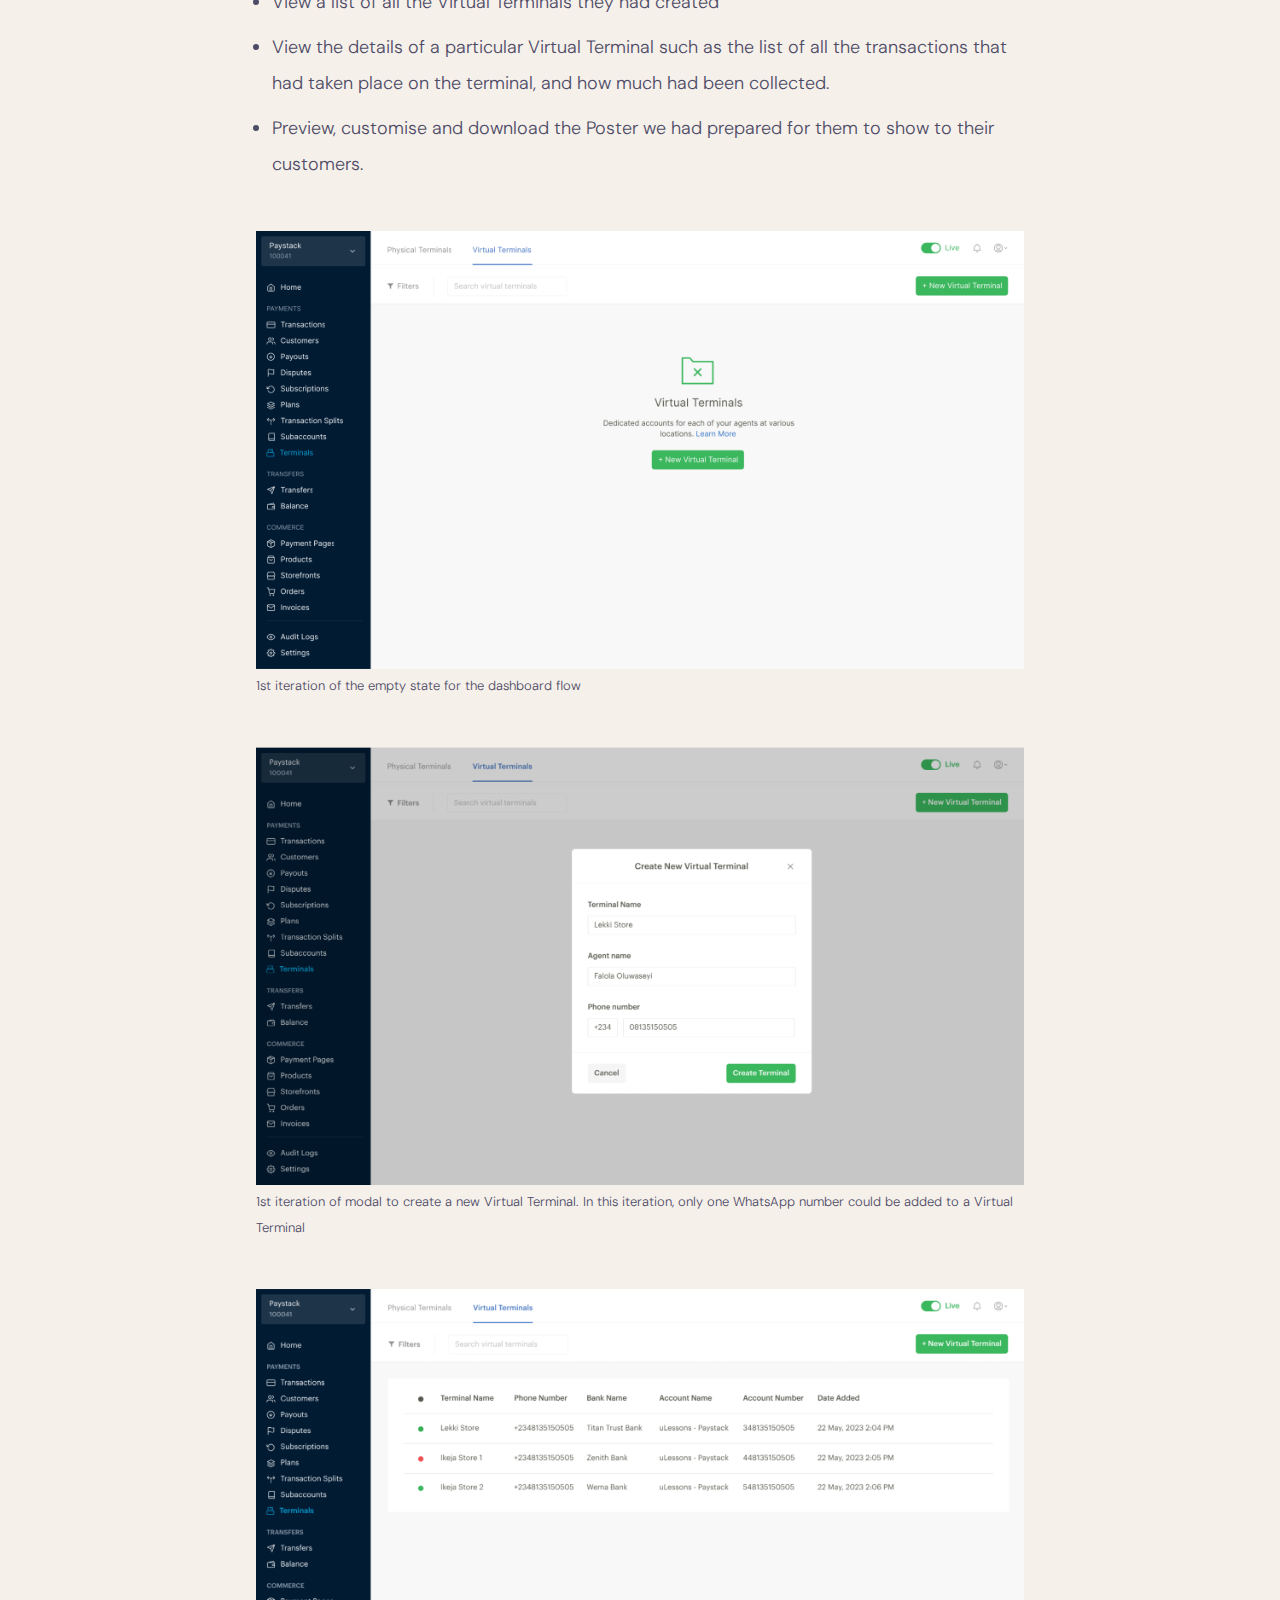
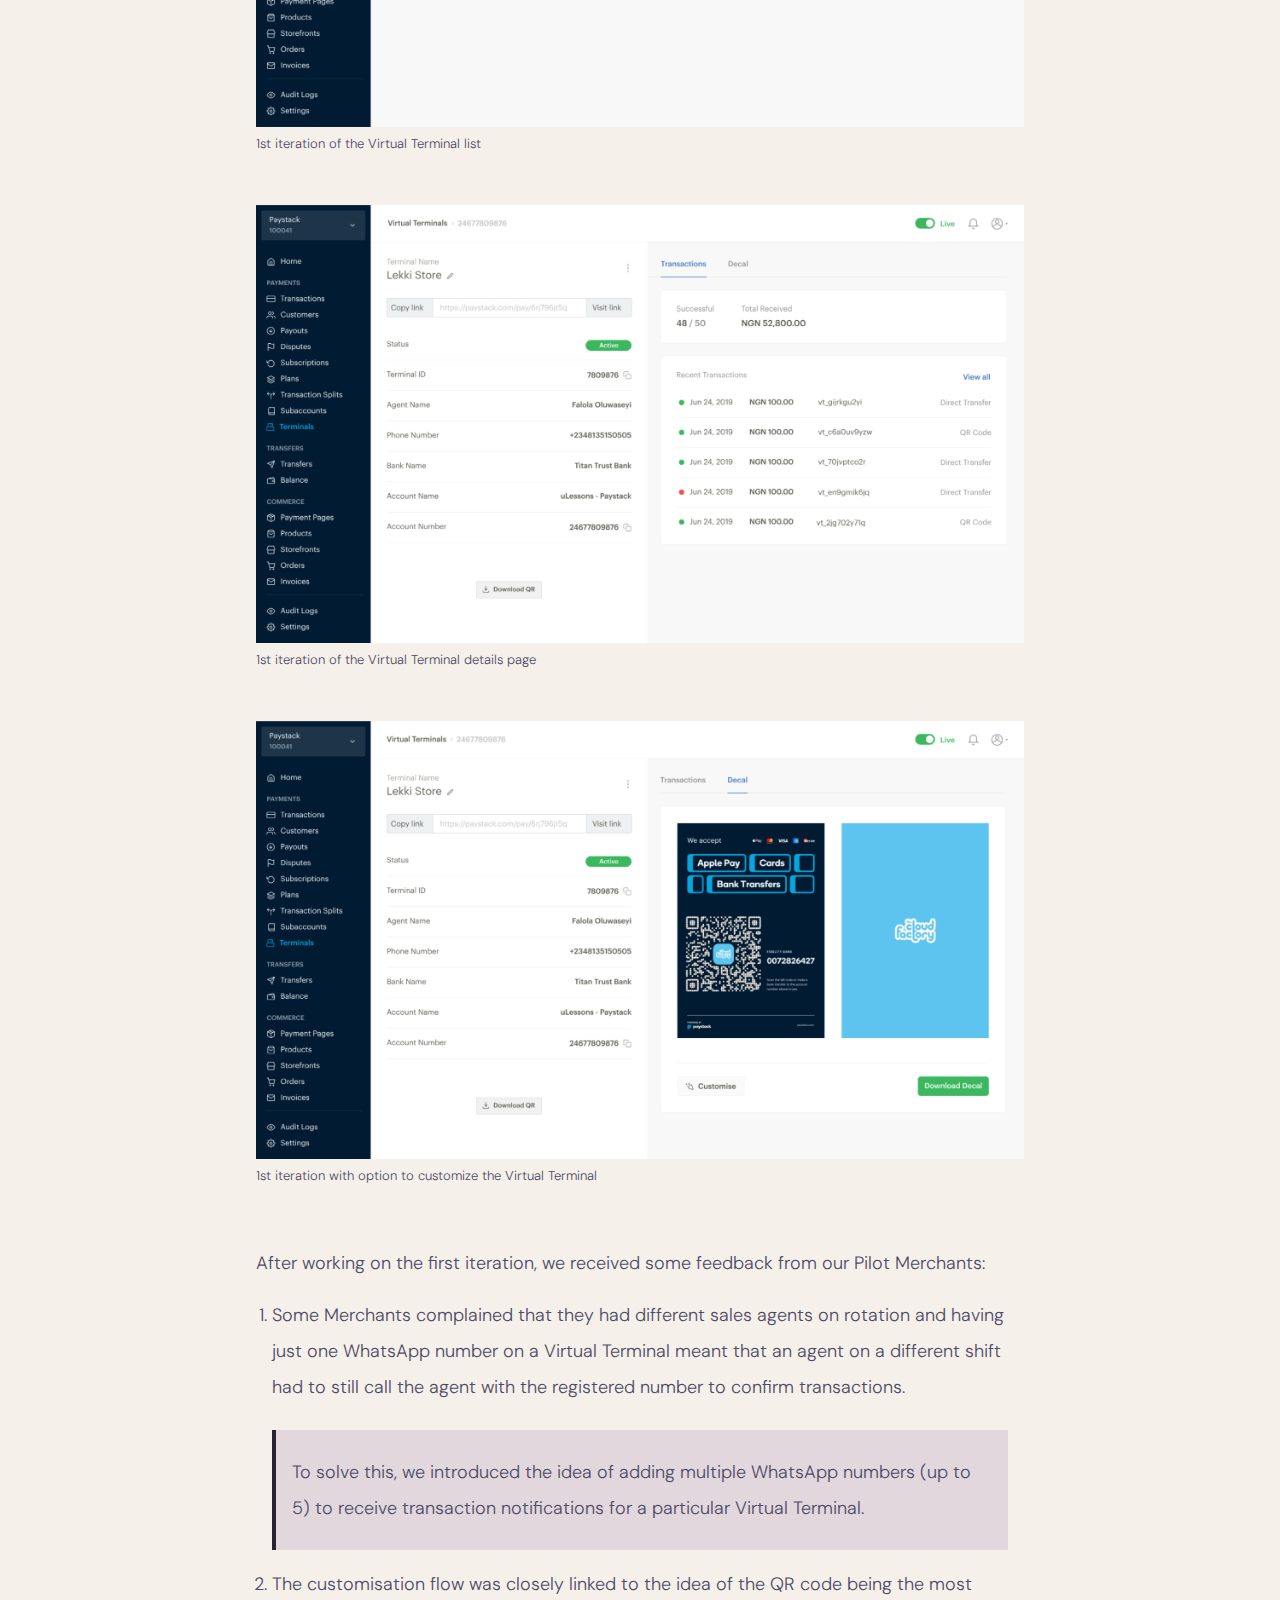
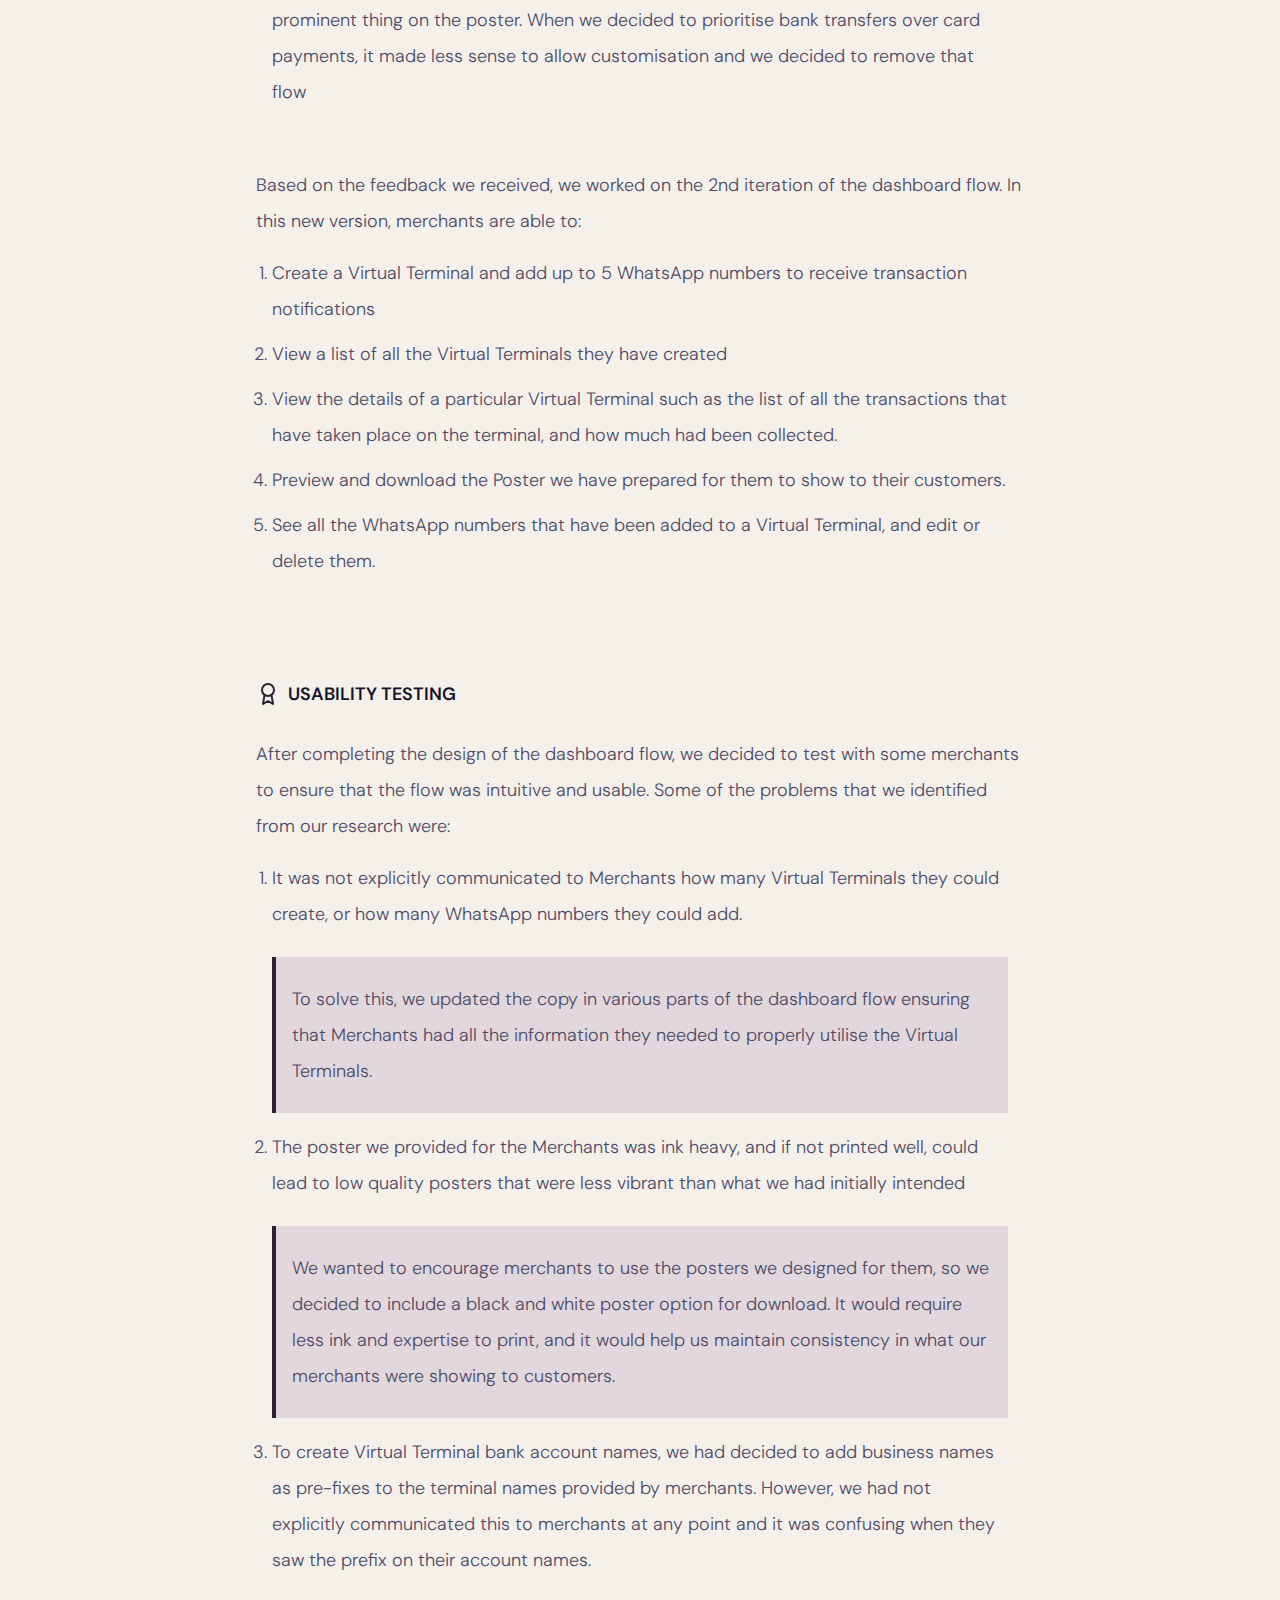
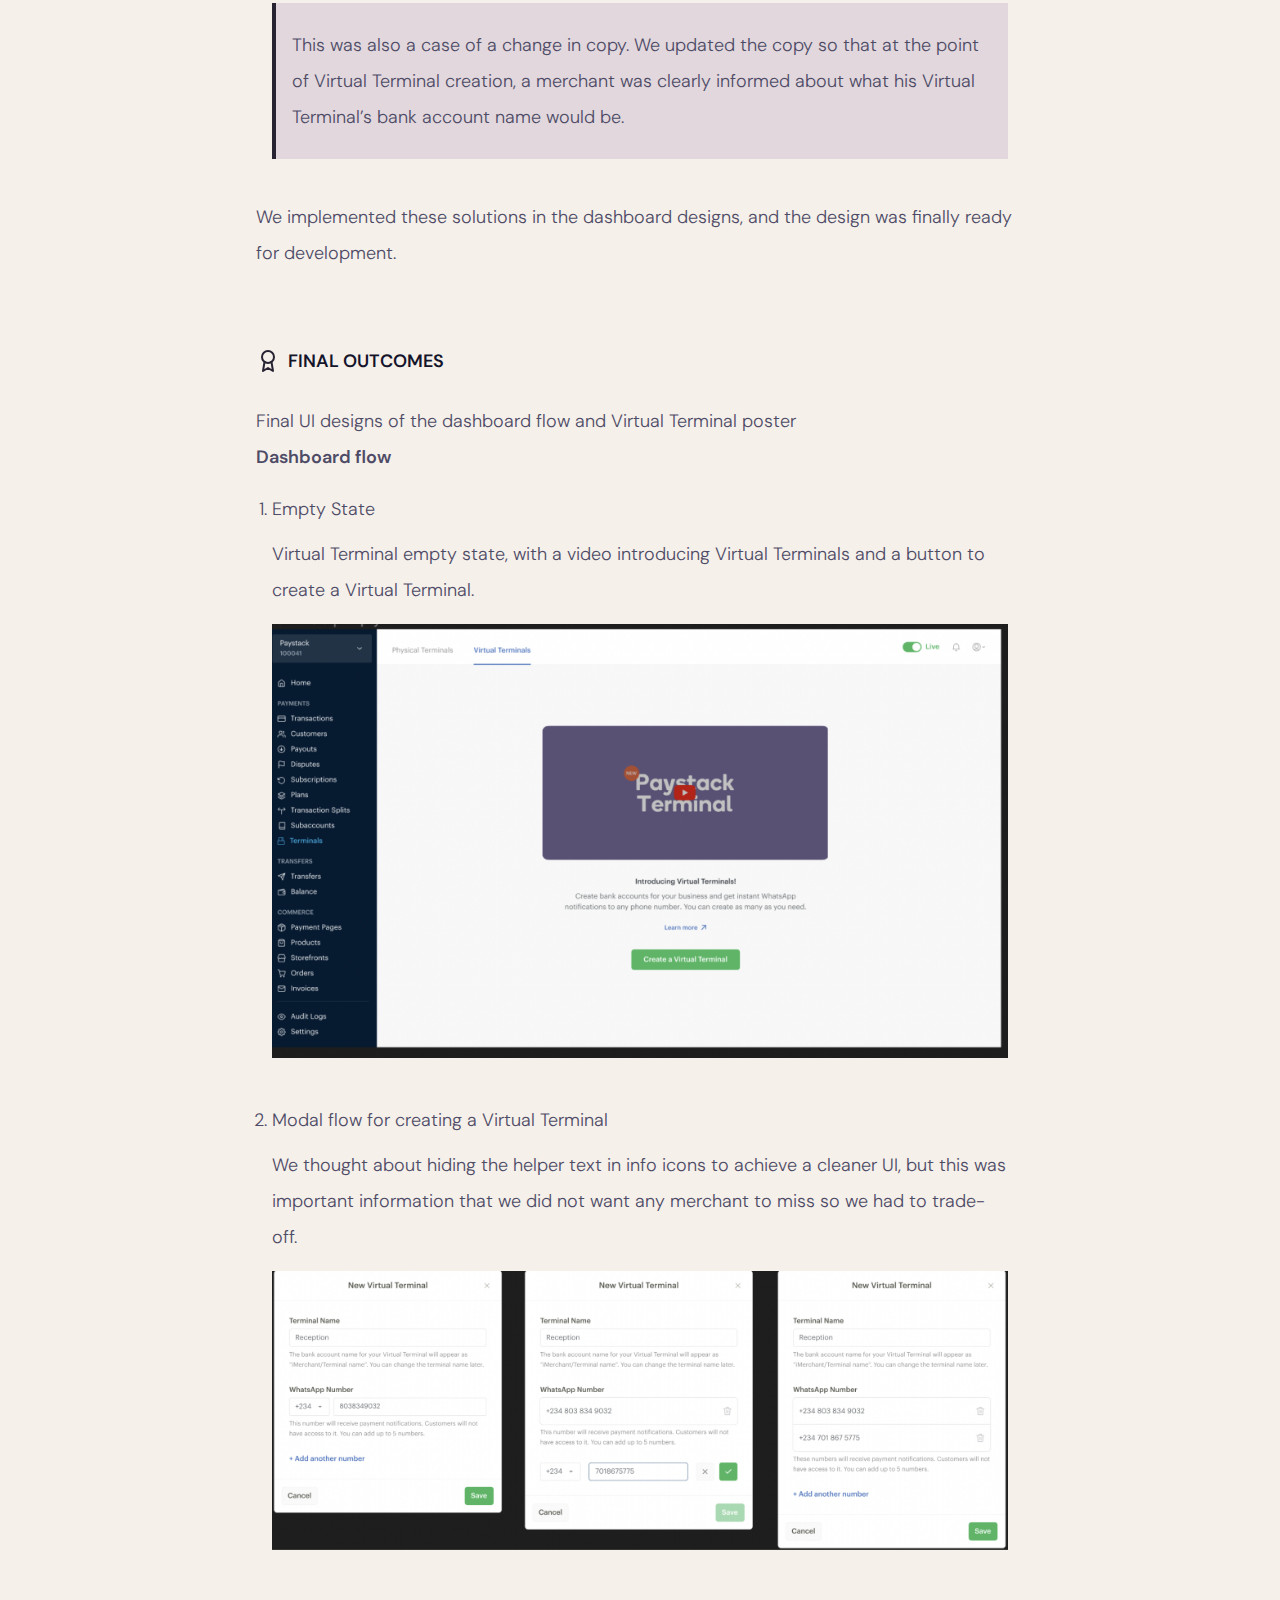
<file: Virtual-terminals.html>
<!DOCTYPE html>

<html lang="en">

<head>
  <meta charset="UTF-8">
  <meta name="viewport" content="width=device-width, initial-scale=1.0">
  <title>Virtual Terminals</title>
  <link href="./styles.css" rel="stylesheet"/>
  <link rel="preconnect" href="https://fonts.googleapis.com">
    <link rel="preconnect" href="https://fonts.gstatic.com" crossorigin>
    <link href="https://fonts.googleapis.com/css2?family=DM+Sans:ital,opsz,wght@0,9..40,100..1000;1,9..40,100..1000&display=swap" rel="stylesheet">
    <link rel="icon" type="image/x-icon" href="./image assets/favicon.png">
</head>
</head>


<body class="body-normal">

  <div class="page-nav">
    <a href="./index.html">
      <div class="back">
        <img src="./Icons/chevron-left.png" alt="back arrow" width="30%">
        <p class="CTA-text">Back</p>
      </div>
    </a>

    <p class="page-heading">Virtual Terminals</p>

    <div class="guide">
      <p class="CTA-text">Content Guide</p>
      <img src="./Icons/hamburger menu.svg" alt="hamburger-menu" width="15%">
    </div>
  </div>

  <main class="case-studies">

    <div class="introduction">
      <p>Virtual terminal is a payment channel launched by Paystack in 2023. It enables Merchants to collect In person Payments from customers, and is a low cost alternative for physical POS devices.</p>

      <img src="./image assets/VT/VT 1.png" alt="an image of the virtual terminal poster and the dashboard screen of the virtual terminal" width="100%"/>
    </div>


    <div class="section-heading">
      <img src="./Icons/section icon.svg" alt="section icon">
      <p class="section-text">THE PROBLEM</p>
    </div>
  

    <div class="the-problem" id="VT-problem">
      <p>In 2022, Paystack launched Terminal, a POS device to enable merchants collect in-person payments from their customers. The launch of these devices uncovered some problems that led to a rethink of how to improve the in-person payment experience. Some of those problems were;</p>


      <div class="subsection">
          <p class="bold">1. Physical terminals were expensive to purchase and maintain.</p>
          <p>This was a problem for small businesses that couldn’t afford the terminals, and for large businesses that required lots of terminals due to multiple agents and payment points.</p>
      </div>

      <div class="subsection">
          <p class="bold">2. The physical terminals did not support international cards.</p>
          <p>This caused merchants to struggle with collecting in person payments from foreign customers.</p>
      </div>

      <div class="subsection">
          <p class="bold">3. Small businesses who could not afford to get physical terminals usually accepted bank transfers from their customers, but this also had some problems which were:</p>
          <ul>
              <li>Delays in receiving transaction notifications</li>
              <li>Delays in confirming transactions - This usually played out when the business had a sales agent who attended to customers. In cases like this, the sales agent had to call the business owner or accountant to make sure that they had received a transfer from a customer. </li>
          </ul>
      </div>

      <div>
        <div class="block">
          <p>These led to long wait times for customers before value could be provided.</p>
        </div>
      </div>
    </div>

    <div class="section-heading">
      <img src="./Icons/section icon.svg" alt="section icon">
      <p class="section-text">GOALS</p>
    </div>

    <div class="goals" id="VT-goals">

      <p>To solve these problems, Paystack decided to launch Virtual terminals, so as to;
        <ul>
        <li>Provide merchants with a low cost in-person payment alternative</li>
        <li>Enable merchants accept international payments</li>
        <li>Enable merchants get notified about transactions faster, and reduce customer wait times</li>
        </ul>
      </p>

      <p> There are 3 main components of a Virtual Terminal, each contributing to one of the goals mentioned above.
      
        <div class="subsection">
            <p class="bold">1. Dedicated Virtual Accounts</p>
            <p>Each Virtual Terminal has a unique bank account number that receives bank transfers for that virtual terminal. These Virtual accounts typically receive transactions and send notifications in less than 10 seconds. This solves the problem of delays in receiving transaction notifications</p>
        </div>

        <div class="subsection">
            <p class="bold">2. A payment page that accepts international cards and apple pay</p>
            <p>This would enable merchants to collect payments from their international customers.</p>
        </div>

        <div class="subsection">
            <p class="bold">3. WhatsApp notifications</p>
            <p>Notifications are sent to WhatsApp numbers for each transaction carried out on the Virtual Terminal. The value of this is seen for businesses that have multiple sales agents or payment points. Sales agents no longer have to call the business owner or accountant to confirm transactions because they will be getting notifications on their WhatsApp numbers, and in less than 10 seconds.</p>
        </div>
        
      </p>

      <div class="image">
        <img src="./image assets/VT/Before VT.png" alt="a flowchart shoring how payment was handled before Vrtual Terminals" width="100%" />
        <p class="image-label">Payment flow before Virtual Terminal launch</p>
      </div>

      <div class="image">
        <img src="./image assets/VT/After VT.png" alt="a flow chart showing how Virtual Terminals has simplified payments" width="100%" />
        <p class="image-label">Payment flow after Virtual Terminal launch</p>
      </div>

    </div>




    <div class="role" id="VT-role">
      <div class="section-heading">
          <img src="./Icons/section icon.svg" alt="section icon">
          <p class="section-text">ROLE</p>
      </div>
      <p>I worked as the product designer on this project. I worked with the design team lead to design the payment page, poster, and the dashboard flows, and to conduct usability tests.</p>
    </div>


    <div class="timeline" id="VT-timeline">
      <div class="section-heading">
          <img src="./Icons/section icon.svg" alt="section icon">
          <p class="section-text">TIMELINE</p>
      </div>
      <p>3 to 4 months</p>
    </div>


    <div class="brainstorming" id="VT-brainstorming">

      <div class="section-heading">
          <img src="./Icons/section icon.svg" alt="section icon">
          <p class="section-text">BRAINSTORMING</p>
      </div>
      <p>The requirements from design evolved as the product scaled, but there were 3 main outputs that were needed;
          <ol>
            <li>The payment page for international cards and apple pay.</li>
            <li>A poster showing the bank account number as well as the QR code that would be scanned to open up the payment page. (This is to be displayed to customers at various points of sale)</li>
            <li>A flow on the dashboard to enable merchants create and monitor their virtual terminals.</li>
          </ol>
      </p>

      <div>
          <div class="subsection">
              <p class="bold">Designing the payment Page</p>
              <p>The first step was to create low fidelity designs of what the payment page would look like.
                  While designing the Payment page, we thought Mobile first because there was a very high chance that customers would be using their phones to scan the QR code. We initially wanted it to be similar enough to the current Paystack payment pages, but we realised that making customers fill out a personal detail page before they could pay for something that was right in front of them was an unnecessary step. We wanted all the information to be on 1 page and for the page to emphasise that customers could pay using a variety of Card types, Apple pay, or via bank transfer.
              </p>
          </div>
          <div class="image">
              <img src="./image assets/VT/Payment page iteration 1.png" alt="a wireframe design showing the first iteration of the virtual terminal payment page" width="100%" />
              <p class="image-label">First iteration of the payment page with one page for capturing customer details</p>
          </div>
          <div class="subsection">
              <p class="bold">2nd iteration</p>
              <p>After considering all of these, we worked on the second iteration of the Payment page, making Pay with Apple Pay one of the prominent buttons on the page, and displaying the different accepted cards under the Pay with Card button.
              </p>
          </div>
          <div class="image">
              <img src="./image assets/VT/Payment page iteration 2.png" alt="a wireframe design showing the second iteration of the virtual terminal payment page" width="100%" />
              <p class="image-label">Second iteration of the payment page with one page for capturing customer details</p>
          </div>
          <p>With the layout determined, we moved forward to create the high fidelity versions of the Payment page.</p>
          <div class="image">
              <img src="./image assets/VT/Final iteration payment page.png" alt="an image showing the high fidelity version of the Virtual terminal payment page" width="100%" />
              <p class="image-label">Second iteration of the payment page with one page for capturing customer details</p>
          </div>

      </div>
      <div class="subsection">
          <p class="bold">Designing the Poster</p>
          <p>At this point, we already knew we wanted customers to scan a QR code to get to the payment page, and so the next thing to think about was how this code would be displayed to them. We decided to design a flyer, and there were 4 main things we were employing the flyer to do:
              <ul>
                <li>Show the different payment channels that could be used.</li>
                <li>Show the different Card types that were accepted.</li>
                <li>Show the QR code that could be scanned to get to the payment page</li>
                <li>Show the account number for bank transfers.</li>
              </ul>
            </p>
      </div>
      <p>Putting all these into consideration, we designed the first version of the Virtual Terminal Poster.</p>
      <div class="image">
          <img src="./image assets/VT/VT poster iteration 1.png" alt="First version of the virtual terminal poster showing payment methods, a QR code to scan, and the bank account for transfers" width="100%" />
          <p class="image-label">1st version of the Virtual Terminal Poster with the QR code emphasised as the main payment channel</p>
      </div>

      <div class="subsection">
          <p class="bold">2nd iteration</p>
          <p>After a few weeks of piloting Virtual Terminals, we decided to prioritise bank transfers over the QR code,   because Nigerians increasingly started favouring bank transfers over card payments. The first iteration (showed above) of the Virtual Terminal poster seemed to emphasise QR code payments over bank transfers, so we decided to redesign it.
          </p>
      </div>
      <div class="image">
          <img src="./image assets/VT/VT poster iteration 2.png" alt="second version of the virtual terminal poster with bank transfer prioritized over the QR code" width="100%" />
          <p class="image-label">2nd version of the Virtual Terminal Poster with bank transfers emphasised.</p>
      </div>
      <p>With this new version, the account number was the most prominent thing on the flyer, with the QR code shown as an alternative for when a customer could not make a bank transfer. We also got a suggestion from the marketing team to change the copy at the bottom right corner, to serve as marketing material for other merchants who saw this and also wanted to get it for their business.</p>

      <div class="subsection">
        <p class="bold">Desigining Virtual Terminals on the dashboard</p>
        <p>The pilot phase involved only a few merchants, and during this period, the terminals were manually created for the merchants by the Paystack team. When we established that there was a need for Virtual Terminals in the market, and that it was working effectively, we decided to scale the product to all merchants. Therefore, it was important to provide a way for merchants to create and manage their Virtual terminals on their Paystack dashboard.
        </p>
      </div>
      
      <div class="subsection">
        <p class="bold">1st iteration</p>
        <p>The initial plan for the dashboard flow was to enable merchants to:
            <ul>
              <li>Create a Virtual Terminal and add a WhatsApp number to receive transaction notifications. (At this point, the idea was to have just one WhatsApp number receive notifications for a Virtual Terminal).</li>
              <li>View a list of all the Virtual Terminals they had created</li>
              <li>View the details of a particular Virtual Terminal such as the list of all the transactions that had taken place on the terminal, and how much had been collected.</li>
              <li>Preview, customise and download the Poster we had prepared for them to show to their customers.</li>
            </ul>
          </p>
      </div>
      
      <div class="image">
        <img src="./image assets/VT/Dashboard flow - V1.png" alt="1st iteration of VT on the dashboard showing an empty state with no Virtual Terminals created" width="100%" />
        <p class="image-label">1st iteration of the empty state for the dashboard flow</p>
      </div>
      
      <div class="image">
        <img src="./image assets/VT/Create VT - V1.png" alt="1st iteration of th emodal to create a Virtual Terminal" width="100%" />
        <p class="image-label">1st iteration of modal to create a new Virtual Terminal. In this iteration, only one WhatsApp number could be added to a Virtual Terminal</p>
      </div>
      
      <div class="image">
        <img src="./image assets/VT/VT list V1.png" alt="1st iteration of the screen that shows the list of Virtual Terminals a merchant has created" width="100%" />
        <p class="image-label">1st iteration of the Virtual Terminal list</p>
      </div>
      
      <div class="image">
        <img src="./image assets/VT/VT details V1.png" alt="the transactions screen of the virtual terminal showing the different transactions that have been carried out on that terminal" width="100%" />
        <p class="image-label">1st iteration of the Virtual Terminal details page</p>
      </div>
      
      <div class="image">
        <img src="./image assets/VT/Customize VT V1.png" alt="the screen showing a Virtual Terminal poster, giving users the ability to customise the terminal to suit their brand colours or download the Virtual terminal in the default colour" width="100%" />
        <p class="image-label">1st iteration with option to customize the Virtual Terminal</p>
      </div>
      
      <div class="subsection">
        <p>After working on the first iteration, we received some feedback from our Pilot Merchants:
            <ol>
              <li>Some Merchants complained that they had different sales agents on rotation and having just one WhatsApp number on a Virtual Terminal meant that an agent on a different shift had to still call the agent with the registered number to confirm transactions.</li>
              <div class="block"><p>To solve this, we introduced the idea of adding multiple WhatsApp numbers (up to 5)  to receive transaction notifications for a particular Virtual Terminal.</p></div>
              <li>The customisation flow was closely linked to the idea of the QR code being the most prominent thing on the poster. When we decided to prioritise bank transfers over card payments, it made less sense to allow customisation and we decided to remove that flow</li>
            </ol>
          </p>
      </div>

      <div class="subsection">
        <p>Based on the feedback we received, we worked on the 2nd iteration of the dashboard flow. In this new version, merchants are able to:
            <ol>
              <li>Create a Virtual Terminal and add up to 5 WhatsApp numbers to receive transaction notifications</li>
              <li>View a list of all the Virtual Terminals they have created</li>
              <li>View the details of a particular Virtual Terminal such as the list of all the transactions that have taken place on the terminal, and how much had been collected.</li>
              <li>Preview and download the Poster we have prepared for them to show to their customers.</li>
              <li>See all the WhatsApp numbers that have been added to a Virtual Terminal, and edit or delete them.</li>
            </ol>
          </p>
      </div>

    </div>


    <div class="usability-testing" id="VT-testing">

      <div class="section-heading">
        <img src="./Icons/section icon.svg" alt="section icon">
        <p class="section-text">USABILITY TESTING</p>
      </div>

      <div class="subsection">
        <p>After completing the design of the dashboard flow, we decided to test with some merchants to ensure that the flow was intuitive and usable. Some of the problems that we identified from our research were:
          <ol>
            <li>It was not explicitly communicated to Merchants how many Virtual Terminals they could create, or how many WhatsApp numbers they could add.</li>
              <div class="block"><p>To solve this, we updated the copy in various parts of the dashboard flow ensuring that Merchants had all the information they needed to properly utilise the Virtual Terminals.</p></div>
            <li>The poster we provided for the Merchants was ink heavy, and if not printed well, could lead to low quality posters that were less vibrant than what we had initially intended</li>
              <div class="block"><p>We wanted to encourage merchants to use the posters we designed for them, so we decided to include a black and white poster option for download. It would require less ink and expertise to print, and it would help us maintain consistency in what our merchants were showing to customers.</p></div>
            <li>To create Virtual Terminal bank account names, we had decided to add business names as pre-fixes to the terminal names provided by merchants. However, we had not explicitly communicated this to merchants at any point and it was confusing when they saw the prefix on their account names.</li>
              <div class="block"><p>This was also a case of a change in copy. We updated the copy so that at the point of Virtual Terminal creation, a merchant was clearly informed about what his Virtual Terminal’s bank account name would be.</p></div>
          </ol>
        </p>
        <p>We implemented these solutions in the dashboard designs, and the design was finally ready for development.</p>
      </div>

    </div>

    <div class="final-outcomes" id="VT-outcome">

      <div class="section-heading">
        <img src="./Icons/section icon.svg" alt="section icon">
        <p class="section-text">FINAL OUTCOMES</p>
      </div>
      <p>Final UI designs of the dashboard flow and Virtual Terminal poster</p>


      <div class="subsection">
        <p class="bold">Dashboard flow</p>
          <ol>
            <li>Empty State</li>
              <p>Virtual Terminal empty state, with a video introducing Virtual Terminals and a button to create a Virtual Terminal.</p>
              <img src="./image assets/VT/Empty state final.png" alt="image showing the final design of the empty state screen" width="100%">
            <li>Modal flow for creating a Virtual Terminal</li>
            <p>We thought about hiding the helper text in info icons to achieve a cleaner UI, but this was important information that we did not want any merchant to miss so we had to trade-off.</p>
              <img src="./image assets/VT/Create VT final.png" alt="final version of the flow to create a new virtual terminal" width="100%">
            <li>Virtual Terminal list</li>
              <p>Merchants can see a list of all the Virtual Terminals they have created.</p>
              <img src="./image assets/VT/VT List final.png" alt="final version of the virtual terminal list view" width="100%">
            <li>Virtual Terminal detail page</li>
              <p>Details of the Virtual Terminal and the 2 options for the Virtual Terminal Posters.</p>
              <img src="./image assets/VT/VT details final.png" alt="final version of the virtual terminal detail page" width="100%">
            <li>Virtual Terminal Poster page</li>
              <p>The name of the Virtual Terminal can be edited as shown on the left side. Clicking on any of the Poster options will download the Poster (as shown on the right).</p>
              <img src="./image assets/VT/VT poster page final.png" alt="final version of the virtual terminal poster page" width="100%">
            <li>Transactions page</li>
              <p>Transactions section showing a list of all transactions on the Virtual Terminal.</p>
              <img src="./image assets/VT/Transactions page final.png" alt="final version of the transactions page" width="100%">
            <li>Notifications page</li>
              <p>Notifications section to view, edit and delete WhatsApp numbers on a Virtual Terminal.</p>
              <img src="./image assets/VT/Notifications page final.png" alt="inal version of the notificatiosn section" width="100%">
          </ol>
      </div>

      <div class="subsection">
        <p class="bold">Virtual Terminal Poster</p>
        <p>After working on the 2nd iteration of the poster, we received some feedback from merchants about customers being confused by the bank details on the page. Paystack had just collaborated with Titan bank to have Paystack-Titan bank, and this was not yet widely known to customers. To eliminate the confusion, we added labels to the bank details on posters.</p>
        <img src="./image assets/VT/VT poster final.png" alt="final version of the Virtual terminal poster" width="100%"/>
      </div>

    </div>

    <div class="impact" id="VT-impact">
      <div class="section-heading">
        <img src="./Icons/section icon.svg" alt="section icon">
        <p class="section-text">IMPACT</p>
      </div>
      <ul>
        <li>The PIV generated by Paystack through this channel is currently matching the PIV generated by the physical terminals, even though this was launched 6 months later.</li>
        <li>With Virtual Terminals, sales agents now get instant WhatsApp notifications and can immediately provide value to customers without waiting to confirm from the business owners.</li>
        <li>Merchants no longer struggle with International payments, because customers can scan the QR code and pay with their cards, or use Apple Pay.</li>
      </ul>
    </div>

    <div class="lessons" id="VT-lessons">
      <div class="section-heading">
        <img src="./Icons/section icon.svg" alt="section icon">
        <p class="section-text">LESSONS</p>
      </div>
      <p class="bold">Build with your users, and continuously iterate</p>
        <p>Throughout this project, we iterated a lot. We were constantly getting feedback from pilot merchants and we kept using that feedback to develop and shape our designs and decisions. There will be more feedback as the product scales, and the plan is to keep working on that feedback until Virtual Terminal gets to the best possible version.
      </p>
    </div>

  
    <div class="section-heading">
      <p class="section-text">WANT TO SEE MORE?</p>
    </div>

    <a href="./Panda.html">
      <div class="see-more">
        <img src="./image assets/Panda/Panda final.png" width="40%" alt="image of the next project - Panda"/>
        <div>
          <h1>Panda</h1>
          <h4>Designing “Canva for Paystack”</h4>
          <div></div>
          <p>UX Research. Design.</p>
        </div>
      </div>
  </a>

  <div class="guide-container closed">
    <div class="guide-heading">
      <p class="CTA-text2">Content guide</p>
      <img class="close-icon" src="./Icons/x.svg">
    </div>
    <div class="content-guide">
      <a href="#VT-problem"><div class="guide-item"><p>The Problem</p></div></a>
      <a href="#VT-goals"><div class="guide-item"><p>Goals</p></div></a>
      <a href="#VT-role"><div class="guide-item"><p>Role</p></div></a>
      <a href="#VT-timeline"><div class="guide-item"><p>Timeline</p></div></a>
      <a href="#VT-brainstorming"><div class="guide-item"><p>Brainstorming</p></div></a>
      <a href="#VT-testing"><div class="guide-item"><p>Usability Testing</p></div></a>
      <a href="#VT-outcome"><div class="guide-item"><p>Final Outcomes</p></div></a>
      <a href="#VT-impact"><div class="guide-item"><p>Impact</p></div></a>
      <a href="#VT-lessons"><div class="guide-item last-item"><p>Lesson</p></div></a>
    </div>
  </div>
    
  </main>


  <footer>
    <div id="footer-content">
        <p>Goziem Ajulibe, 2024</p>
        <div id="footer-icons">
          <a href="https://www.linkedin.com/in/goziem-ajulibe" class="icon"><img src="./Icons/linkedin.svg" alt="linkedin logo" ></a>
          <a href="https://github.com/GoziemAjulibe" class="icon"><img src="./Icons/github.svg" alt="github logo" ></a>
          <a href="https://dribbble.com/Goziem" class="icon"><img src="./Icons/dribbble.svg" alt="dribbble logo" ></a>
          <a href="https://www.behance.net/goziem" class="icon"><img src="./Icons/behance.svg" alt="behance logo" ></a>
          <a href="https://medium.com/@goziemajulibe" class="icon"><img src="./Icons/medium.svg" alt="medium logo" ></a>
        </div>
    </div>
  </footer>

  <script src="./script.js"></script>

</body>
</html>
</file>
<file: styles.css>
html {
    scroll-behavior: smooth;
    scroll-padding-top: 10em;
}


*{
    margin: 0px;
    padding: 0px;
}

body{
    background-color: #F5F0EA;
    width: 100vw;
    display: flex;
    flex-direction: column;
}

.body-normal{
    align-items: center;
}

.body-collapsed{
    align-items: left;
}


a{
    font-family: "DM Sans", sans-serif;
    font-optical-sizing: auto;
    font-weight: 600;
    font-size: medium;   
    text-decoration: none;
    cursor: pointer;
    color: #4E4B66;
}

a:visited{
    color: #4E4B66;
}

a:hover{
    color: #40031D;
}


.nav-content{
    font-family: "DM Sans", sans-serif;
    font-weight: 600;
    font-size: medium;
    color: #4E4B66;
    display: flex;
    gap: 3em;
    justify-content: flex-end;
    align-items: center;
}

header{
    width: 100vw;
    box-sizing: border-box;
    display: flex;
    gap: 3em;
    justify-content: space-between;
    align-items: center;
    padding: 2em 12%;
    background-color: #F5F0EA;
    position: sticky;
    top: 0;
    z-index: 1;
}

.hamburger-menu{
    display: none;
}

main{
    padding: 0% 12%;

}

.case-studies {
    width: 60%;
}

#hero{
    display: flex;
    flex-direction: column;
    padding-bottom: 4em;
    height: 100vh;
}

.hero-content{
    display: flex;
    padding-top: 8%;
}

.hero-text{
    display: flex;
    flex-direction: column;
    gap: 0.5em;
    width: 70%;
}

p{
    font-family: "DM Sans", sans-serif;
    font-weight: 300;
    font-size: large;  
    line-height: 200%;
    color: #4E4B66;
}

.label{
    font-weight: 500;
}

h1,h2{
    font-family: "DM Sans", sans-serif;
    font-weight: bold;
    font-size: 2.5em;
    line-height: 150%;
    letter-spacing: 0.02em;
    color: #14142B;
}

h2{
    padding-bottom: 0.5em;
}



.hero-left{
    display: flex;
    flex-direction: column;
    justify-content: space-between;
}

.hero-icons{
    display: flex;
    flex-direction: column;
    gap: 2em;
}

.hero-right{
    display: flex;
    flex-direction: column;
    justify-content: left;
    gap: 2em;
    height: 70vh;
}

.icon{
    width: 56px;
}

.hero-right > .chevron{
    display: none;
}

.straight-line{
    width: 28px;
    border-right: 1px solid #4e4b6638;
    height: 50em;
}


.horizontal-line{
    width: 10em;
    border-top: 1px solid #4e4b6638;
}

#section-title{
    display: flex;
    align-items: center;
    gap: 1em;
    width: 100%;
}

.project-image{
    width: 100%;
}

.project-group{
    display: flex;
    justify-content: space-between;
    gap: 3em;
}

#selected-projects{
    display: flex;
    flex-direction: column;
    gap: 3em;
    padding-bottom: 6em;
}

.projects{
    display: flex;
    flex-direction: column;
    gap: 1em;
    margin-bottom: 3em;
    position: relative;
    overflow: hidden;
}


.section-right{
    position: relative;
    top: 5em;
    padding-bottom: 3em;
}

#about-me{
    display: flex;
    flex-direction: column;
    gap: 3em;
    padding-bottom: 4em;
}

.section-text{
    display: flex;
    flex-direction: column;
    gap: 2em;
}

#section-title2{
    display: flex;
    align-items: center;
    gap: 1em;
    width: 100%;
    justify-content: right;
}

button{
    width: 200px;
    padding: 24px 48px;
    border: none;
    border-radius: 8px;
    background-color: #6D0632;
    color: white;
    font-family: "DM Sans", sans-serif;
    font-weight: 300;
    font-size: large;  
    cursor: pointer;
}

button:hover{
    background-color: #40031D;
}


#section-content{
    display: flex;
    flex-direction: column;
    gap: 4em;
}

footer{
    padding: 2% 12%; 
    width: 100vw; 
    box-sizing: border-box;
}

.footer-collapsed{
    width: 84%;
}

#footer-content{
    width: 100%;
    display: flex;
    justify-content: space-between;
    align-items: center;
    border-top: 1px solid #4e4b6638;
    padding: 5% 0%;
}

#footer-icons{
    display: flex;
    justify-content: center;
    gap: 1em;
}

.CTAs{
    display: flex;
    justify-content: space-between;
    align-items: center;
}


.page-nav{
    width: 100vw;
    display: flex;
    justify-content: space-between;
    align-items: center;
    padding: 2em 12%;
    background-color: #F5F0EA;
    position: sticky;
    top: 0;
    z-index: 1;
    box-sizing: border-box;
}

.back {
    display: flex;
    align-items: center;
    gap: 0.5em;
    cursor: pointer;
}

.guide{
    display: flex;
    align-items: center;
    justify-content: flex-end;
    gap: 0.5em;
    cursor: pointer;
}

.CTA-text{
    color: #6D0632;
    font-weight: 700; 
}

.CTA-text2{
    color: #6D0632;
    font-weight: 700; 
}

.page-heading{
    color: #14142B;
    font-weight: 700;
}


.CTA-text:hover, .CTA-text2:hover, .guide:hover{
    color: #40031D;
}

.guide-container{
    display: flex;
    flex-direction: column;
    gap: 3em;
    background-color: #F5F0EA;
    height: 100vh;
    padding: 2em 2em;
    width: 20%;
    box-shadow: -4px 0px 16px 0px #0000000F;
    position: fixed;
    top: 0px;
    right: 0px;
    z-index: 2;
}

.guide-heading{
    display: flex;
    width: 100%;
    justify-content: space-between;
    align-items: center;
}

.guide-item{
    border-bottom: 1px solid #00000033;
    padding-bottom: 24px;
}

.last-item{
    border-bottom: none;
}

.content-guide{
    display: flex;
    flex-direction: column;
    gap: 24px;
    overflow-y: auto;
    padding-bottom: 6em;
}

.open{
    display: flex;
}

.closed{
    display: none;
}

.close-icon{
    cursor: pointer;
}

.introduction{
    display: flex;
    flex-direction: column;
    gap: 1.5em;
    padding: 2em 0em;
}

.section-heading{
    display: flex;
    gap: 0.5em;
    padding: 1.5em 0em;
}

.section-text{
    color: #14142B;
    font-weight: 600;
}

.the-problem{
    display: flex;
    flex-direction: column;
    padding-bottom: 3em;
}

li{
    font-family: "DM Sans", sans-serif;
    font-weight: 300;
    font-size: large;  
    line-height: 200%;
    color: #4E4B66;
    padding-bottom: 0.5em;
}

.bold{
    font-weight: 600;
}

.block{
    padding: 1.5em 1em;
    background-color: #E1D7DD;
    border-left: 4px solid #272333;
    margin: 1em 0em;
    padding: 1.5em 1em;
}

.block2{
    padding: 1.5em 1em;
    background-color: #CDEBFA;
    border-left: 4px solid #011b33;
    margin: 1em 0em;
    padding: 1.5em 1em;
}

.goals{
    display: flex;
    flex-direction: column;
    gap: 0.5em;
    padding-bottom: 3em;
}

.subsection{
    display: flex;
    flex-direction: column;
    gap: 0.5em;
    padding-top: 2em;
}

.image-label{
    font-size:small;
}

.image {
    padding: 1.5em 0em;
}

.role, .timeline, .brainstorming, .usability-testing, .final-outcomes, .impact, .lessons, .research, .hypothesis{
    padding-bottom: 3em;
}

.usability-testing > .subsection{
    padding-top: 0em;
}


ol, ul{
    margin: 0.5em 1em;
}


ol > img{
    padding: 1em 0em 2.5em 0em;
}

.see-more > div{
    display: flex;
    flex-direction: column;
    gap: 1em;
}

h4{
    font-family: "DM Sans", sans-serif;
    font-weight: 500;
    font-size: 1.5em;  
    color: #4E4B66;
}

.see-more > div > div{
    border-bottom: 1px solid #4e4b6638;
    width: 100%;
}

.see-more{
    display: flex;
    align-items: center;
    gap: 5%;
    background-color: #FFFFFF;
    padding: 4em 6em;
    margin-bottom: 2em;
}

.hamburger-menu{
    display: none;
}

.research > .subsection, .final-outcomes > .subsection{
    padding-top: 0em;
    padding-bottom: 1.5em;
}

.video{
    margin-top: 2em;
}

.scroll-effect{
    border-bottom: none;
    box-shadow: 0px 2px 10px 0px rgba(0, 0, 0, 0.04);
}

#GM-problem{
    display: flex;
    flex: column;
    gap: 2em;
}

#GM-outcome ol > p {
    padding-bottom: 1em;
}

.project-hover{
    position: absolute;
    top: 0;
    left: 0;
    width: 100%;
    height: 100%;
    background-color: rgba(0, 0, 0, 0.9);
    color: white;
    display: flex;
    flex-direction: column;
    align-items: flex-start;
    gap: 1em;
    justify-content: center;
    opacity: 0;
    transition: opacity 0.3s ease-in-out; 
    padding: 2em;
    text-align: center;
    box-sizing: border-box;
    pointer-events: none; 
}

.projects:hover .project-hover {
    opacity: 1;
    pointer-events: auto; 
}

.hover-h1{
    color: #FFFFFF;
    text-align: left;
}

.hover-h4{
    color: #FCFCFC;
    font-weight: 300;
    text-align: left;
}

.hover-p{
    color: #C7C7CC;
    text-align: left;
}

.divider{
    border: 1px solid rgba(252, 252, 252, 0.60);
    width: 100%;
}

.centered{
    align-items: center;
}








@media  (max-width:890px) {
    p{
        font-family: "DM Sans", sans-serif;
        font-weight: 300;
        font-size: medium;  
        line-height: 200%;
        color: #4E4B66;
    }

    h1,h2{
        font-family: "DM Sans", sans-serif;
        font-weight: bold;
        font-size: 1.5em;
        line-height: 150%;
        letter-spacing: 0.02em;
        color: #14142B;
    }

    li{
        font-size: medium; 
    }

    h4{
        font-weight: 500;
        font-size: 1em;  
    }

    .see-more{
        display: flex;
        align-items: center;
        gap: 5%;
        background-color: #FFFFFF;
        padding: 2em 4em;
    }

    .guide-container{
        width: 30%;
    }

    .case-studies {
        width: 100%;
        box-sizing: border-box;
    }

    .footer-collapsed{
        width: 100%;
    }
}











@media  (max-width:680px) {
    p{
        font-family: "DM Sans", sans-serif;
        font-weight: 300;
        font-size: medium;  
        line-height: 200%;
        color: #4E4B66;
    }

    h1,h2{
        font-family: "DM Sans", sans-serif;
        font-weight: bold;
        font-size: 1.2em;
        line-height: 150%;
        letter-spacing: 0.02em;
        color: #14142B;
    }

    h4{
        font-size: 1em;  
    }

    li{
        font-size: medium;
    }

    .see-more{
        padding: 1em 2em;
    }

    .guide-container{
        width: 30%;
    }

    .case-studies {
        width: 100%;
        box-sizing: border-box;
    }

    .footer-collapsed{
        width: 100%;
    }

    
}


















@media  (max-width:600px) {

    main{
        padding: 0% 8%;
    }

    .page-nav{
        padding: 2em 8%;
    }


    header{
        border-bottom: none;
    }

    p{
        font-family: "DM Sans", sans-serif;
        font-weight: 300;
        font-size: medium;  
        line-height: 200%;
        color: #4E4B66;
    }

    h1,h2{
        font-family: "DM Sans", sans-serif;
        font-weight: bold;
        font-size: 1.5em;
        line-height: 150%;
        letter-spacing: -0.02em;
        color: #14142B;
    }

    h4{
        font-size: 1em;  
    }

    .nav-content{
        display: none;
    }

    .hamburger-menu{
        display: block;
    }

    .guide > img{
        width: 32px;
    }

    .hero-content{
        display: flex;
        flex-direction: column;
        padding-top: 0%;
    }

    .hero-text{
        display: flex;
        flex-direction: column;
        align-items: center;
        gap: 0.5em;
        width: 100%;
        text-align: center;
    }

    .hero-icons{
        display: flex;
        flex-direction: row;
        justify-content: center;
        gap: 1em;
        height: auto;
        padding: 3em 0em;
    }

    .straight-line{
        display: none;
    }

    .project-group{
        display: flex;
        flex-direction: column;
        gap: 0em;
    }

    .icon{
        width: 15%;
    }

    .hero-right > .chevron{
        display: block;
    }

    .hero-left > a{
        display: none;
    }

    .hero-right{
        display: flex;
        flex-direction: column;
        justify-content: left;
        align-items: center;
        gap: 2em;
        height: auto;
        padding-top: 3em;
    }

    .horizontal-line{
        width: 5em;
    }

    .section-right{
        position: relative;
        top: 0em;
        padding-bottom: 0em;
    }

    .projects{
        align-items: center;
        cursor: pointer;
    }

    #selected-projects{
        padding-bottom: 4em;
    }

    .section-text > *{
        text-align: center;
    }

    #section-content{
        align-items: center;
    }


    .CTAs > .hide {
        display: none;
    }

    button{
        padding: 16px 24px;
    }

    #footer-content{
        flex-direction: column-reverse;
        gap: 2em;
        padding: 3em 0em;
    }

    li{
        font-size: medium;
    }

    .see-more{
        display: flex;
        flex-direction: column;
        align-items: center;
        gap: 2em;
        background-color: #FFFFFF;
        padding: 2em 2em;
    }

    .see-more > img{
        width: 100%;
        height: 50%;
    }

    .see-more > div{
        width: 100%;
        align-items: center;
    }

    h4{
        text-align: center;
    }

    .CTA-text{
        display: none;
    }

    .back > img {
        width: 2em;
    }

    .block{
        padding: 1.5em 1em;
        margin: 1em 0;
    }

    .guide-container{
        width: 60%;
    }

    .hide{
        display: none;
    }

    .case-studies {
        width: 100%;
        box-sizing: border-box;
    }

    .footer-collapsed{
        width: 100%;
    }

}
</file>
